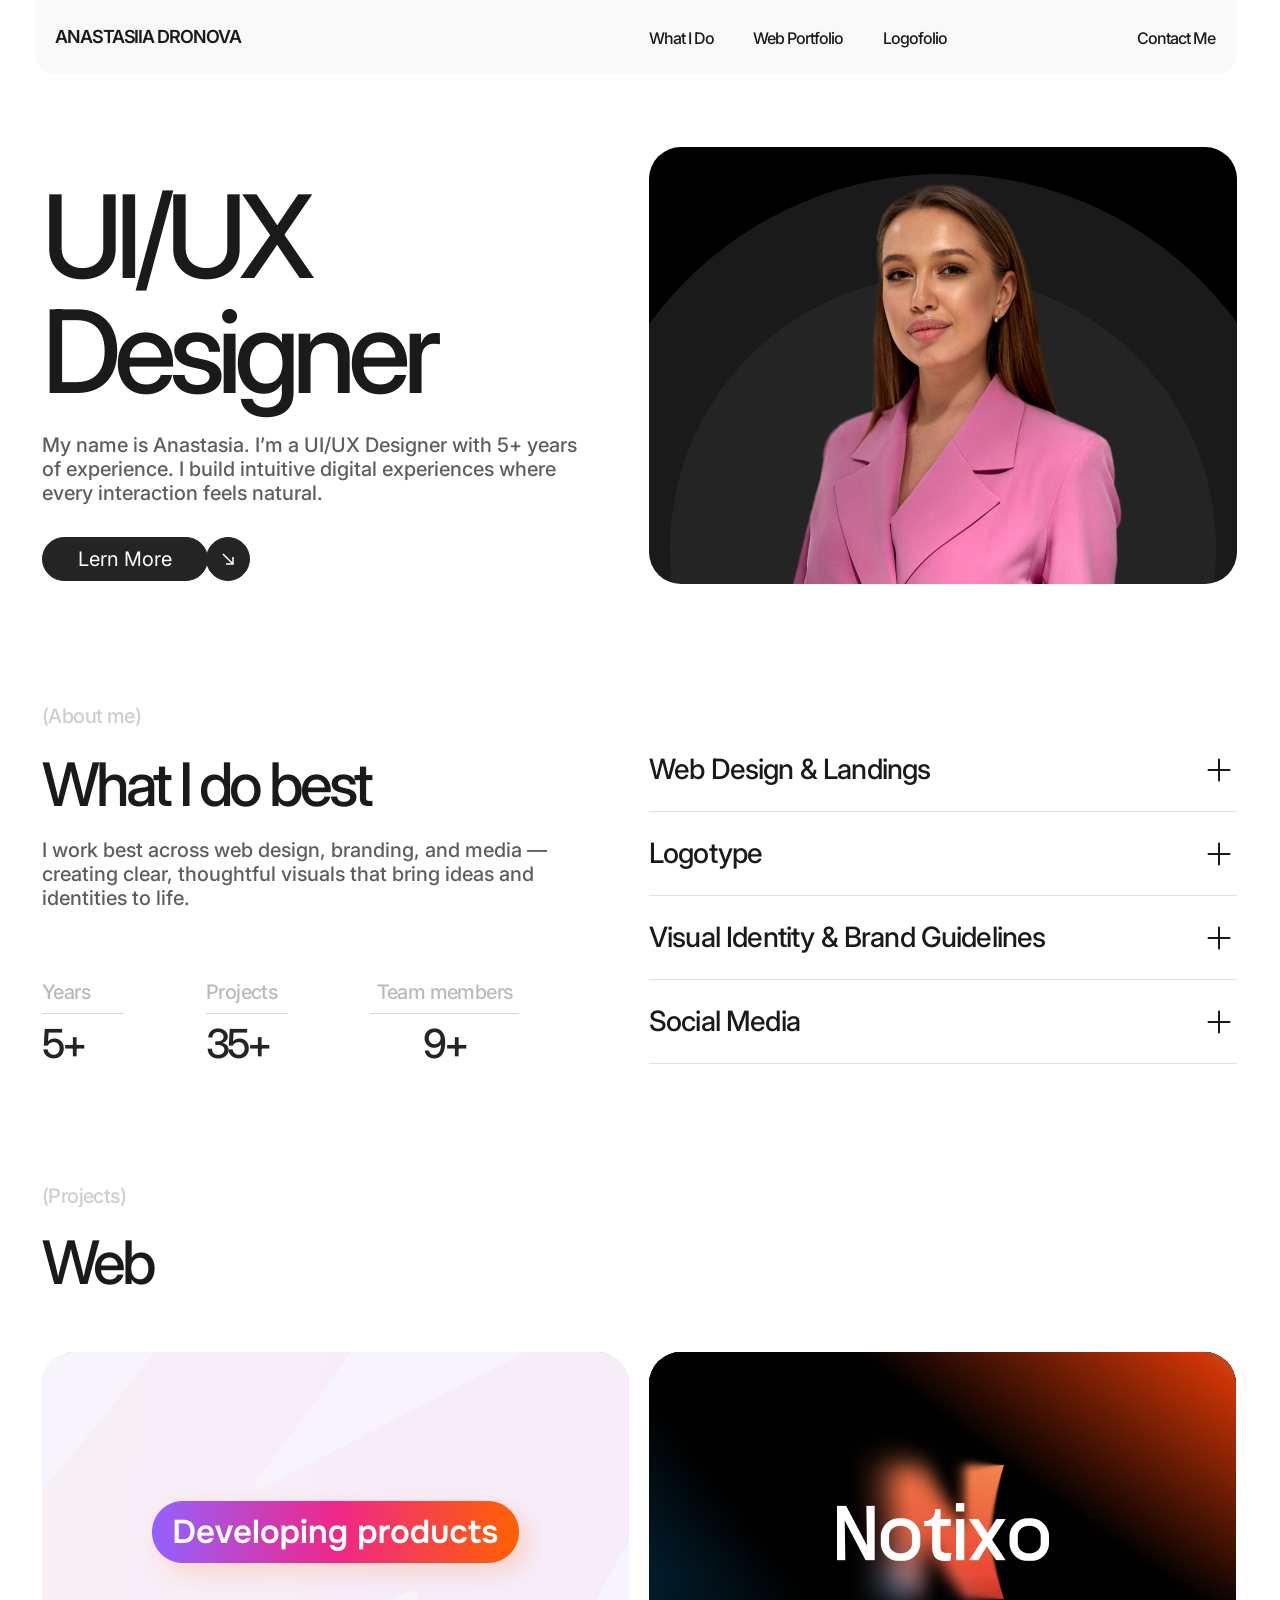
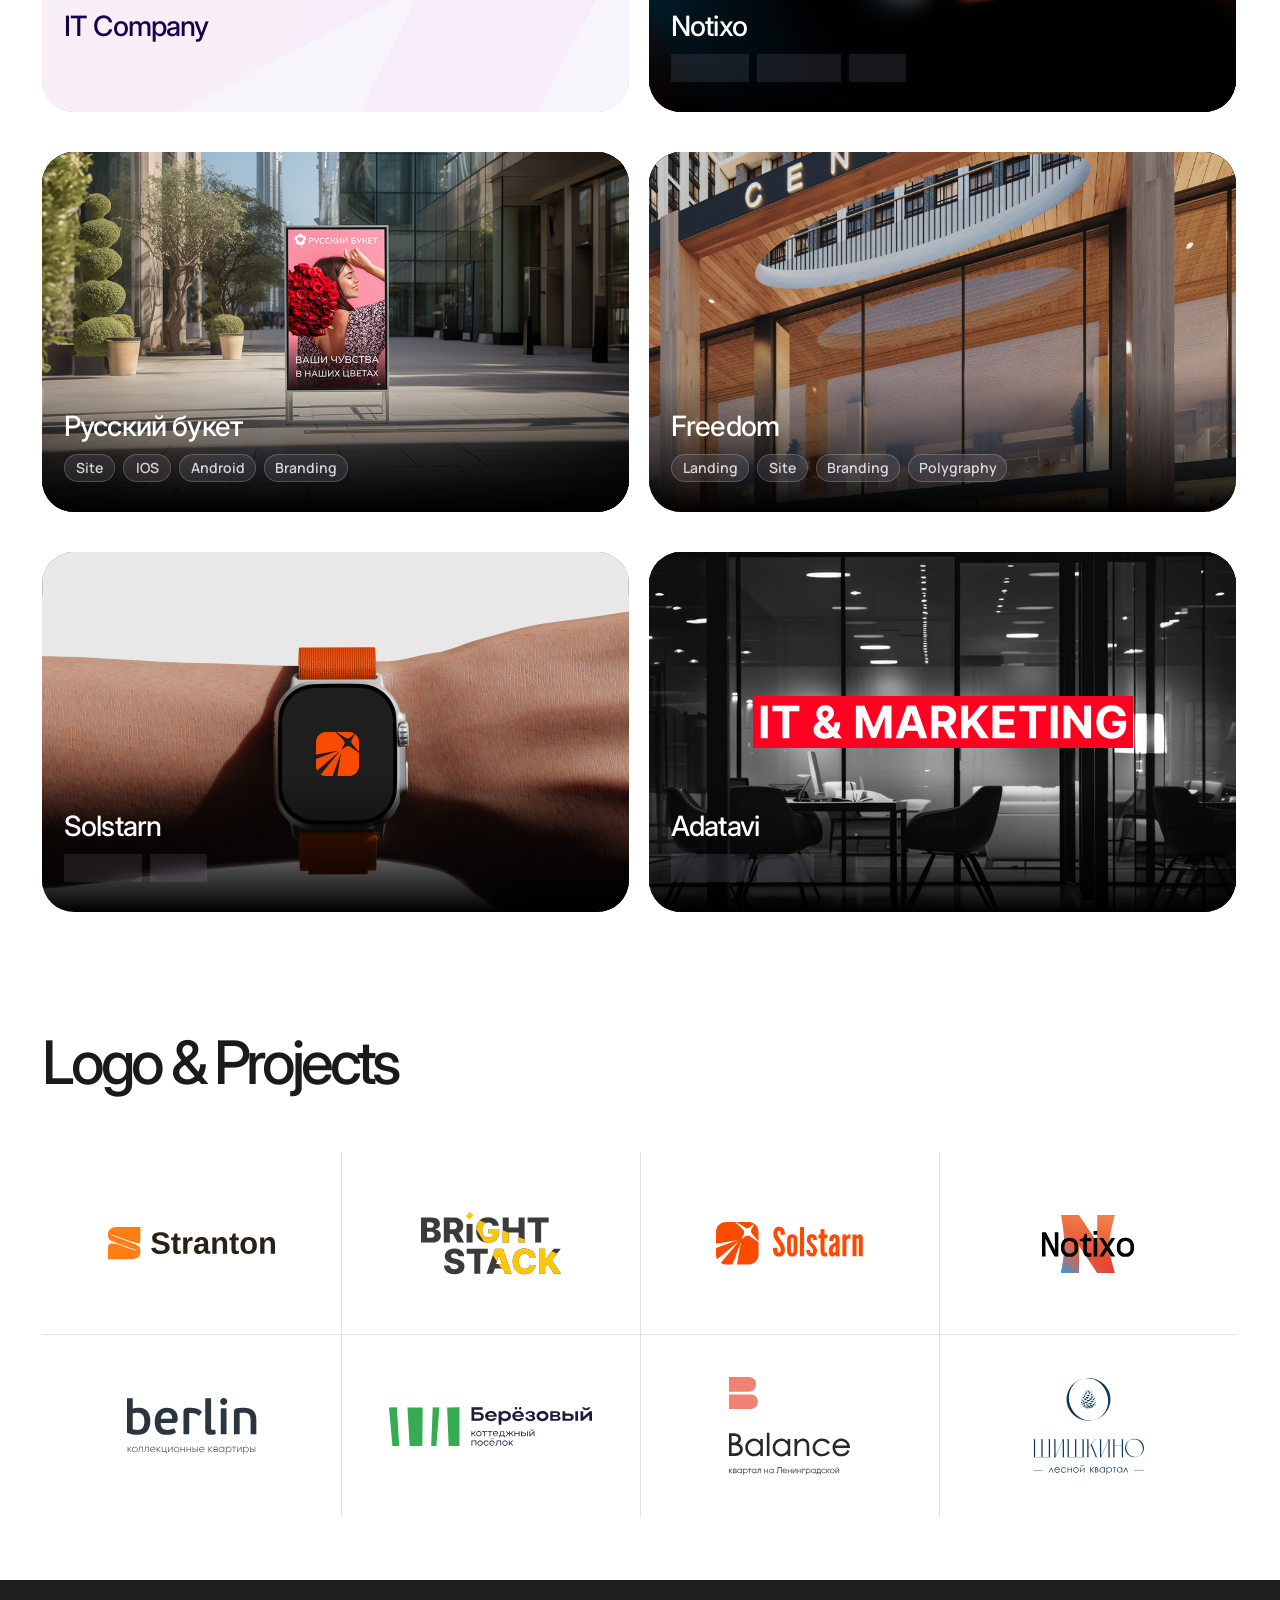
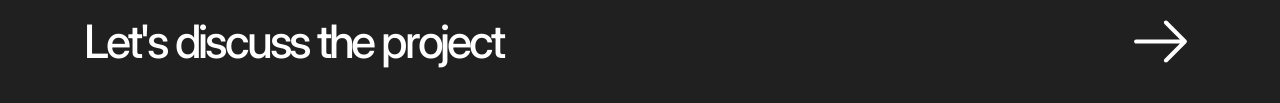
<file: index.html>
<!DOCTYPE html>
<html lang="en">
<head>
<meta charset="UTF-8">
<meta name="viewport" content="width=device-width, initial-scale=1">
<meta name="robots" content="noindex, nofollow">
<title>Anastasiia Dronova — UI/UX Designer</title>
<link rel="preconnect" href="https://fonts.googleapis.com">
<link rel="preconnect" href="https://fonts.gstatic.com" crossorigin>
<link href="https://fonts.googleapis.com/css2?family=Inter:wght@400;500;600&family=Manrope:wght@600&family=Onest:wght@600&display=swap" rel="stylesheet">
<link rel="stylesheet" href="styles.css">
</head>
<body>

<div class="page">

  <!-- ================= TOP BAR ================= -->
  <header class="topbar topbar--home">
    <div class="topbar__inner">
      <a class="topbar__brand" href="#">Anastasiia Dronova</a>
      <div class="topbar__right">
        <nav class="topbar__nav">
          <a href="#what-i-do">What I do</a>
          <a href="#web-portfolio">Web Portfolio</a>
          <a href="#logofolio">Logofolio</a>
        </nav>
        <a class="topbar__contact" href="https://t.me/Nastuskas" target="_blank" rel="noopener noreferrer">Contact me</a>
      </div>
    </div>
  </header>

  <!-- ================= HERO ================= -->
  <section class="hero container">

    <div class="hero__text">
      <h1 class="hero__title">UI/UX<br>Designer</h1>
      <p class="hero__lead">My name is Anastasia. I’m a UI/UX Designer with 5+ years of experience. I build intuitive digital experiences where every interaction feels natural.</p>
      <div class="hero__actions">
        <a class="btn btn--pill" href="#web-portfolio">Lern More</a>
        <a class="btn btn--round" href="#web-portfolio" aria-label="Lern More">
          <svg class="icon-arrow-diag" viewBox="0 0 30 30" fill="none" aria-hidden="true">
            <path d="M10 10 L20 20" stroke="currentColor" stroke-width="1.5"/>
            <path d="M20 13 V20 H13" stroke="currentColor" stroke-width="1.5"/>
          </svg>
        </a>
      </div>
    </div>

    <div class="hero__visual">
      <img class="hero__photo" src="assets/home/avatar.png" alt="Anastasiia Dronova — UI/UX Designer">
    </div>
  </section>

  <!-- ================= ABOUT ================= -->
  <section class="about container" id="what-i-do">

    <div class="about__intro">
      <p class="eyebrow">(About me)</p>
      <h2 class="section-title">What I do best</h2>
      <p class="lead">I work best across web design, branding, and media — creating clear, thoughtful visuals that bring ideas and identities to life.</p>

      <div class="stats">
        <div class="stat stat--sm">
          <p class="stat__label">Years</p>
          <span class="stat__rule"></span>
          <p class="stat__value">5+</p>
        </div>
        <div class="stat stat--sm">
          <p class="stat__label">Projects</p>
          <span class="stat__rule"></span>
          <p class="stat__value">35+</p>
        </div>
        <div class="stat stat--lg">
          <p class="stat__label">Team members</p>
          <span class="stat__rule"></span>
          <p class="stat__value">9+</p>
        </div>
      </div>
    </div>

    <div class="services">
      <div class="services__item">
        <div class="services__row" id="services__row_1">
          <p class="services__name">Web Design &amp; Landings</p>
          <svg class="icon-plus" viewBox="0 0 36 36" fill="none" aria-hidden="true">
            <path d="M18 7.5V28.5M7.5 18H28.5" stroke="currentColor" stroke-width="2" stroke-linecap="round" stroke-linejoin="round"/>
          </svg>
        </div>
        <p class="services__desc services__desc_hidden" id="services__desc_1">
          I design websites and landing pages based on an agreed visual concept. I have professional expertise in Figma, Tilda, Adobe and AI tools, which allows me to implement projects quickly and efficiently.
        </p>
      </div>
      <div class="services__item">
        <div class="services__row" id="services__row_2">
          <p class="services__name">Logotype</p>
          <svg class="icon-plus" viewBox="0 0 36 36" fill="none" aria-hidden="true">
            <path d="M18 7.5V28.5M7.5 18H28.5" stroke="currentColor" stroke-width="2" stroke-linecap="round" stroke-linejoin="round"/>
          </svg>
        </div>
        <p class="services__desc services__desc_hidden" id="services__desc_2">
          A logo is often the first introduction to a brand. It should be recognizable, distinctive, and clearly communicate the company’s values and ideas. My knowledge of brand building allows me to create logos that carry meaning and reflect the essence of a brand.
        </p>
      </div>
      <div class="services__item">
        <div class="services__row" id="services__row_3">
          <p class="services__name">Visual Identity &amp; Brand Guidelines </p>
          <svg class="icon-plus" viewBox="0 0 36 36" fill="none" aria-hidden="true">
            <path d="M18 7.5V28.5M7.5 18H28.5" stroke="currentColor" stroke-width="2" stroke-linecap="round" stroke-linejoin="round"/>
          </svg>
        </div>
        <p class="services__desc services__desc_hidden" id="services__desc_3">
          A distinctive brand personality comes from carefully developing each visual element. Together, they form a cohesive visual identity and build brand recognition. A clear set of guidelines helps maintain a consistent style across every touchpoint.
        </p>
      </div>
      <div class="services__item">
        <div class="services__row" id="services__row_4">
          <p class="services__name">Social Media</p>
          <svg class="icon-plus" viewBox="0 0 36 36" fill="none" aria-hidden="true">
            <path d="M18 7.5V28.5M7.5 18H28.5" stroke="currentColor" stroke-width="2" stroke-linecap="round" stroke-linejoin="round"/>
          </svg>
        </div>
        <p class="services__desc services__desc_hidden" id="services__desc_4">
          Social media is a point of quick interaction with a brand and a place where people are constantly reminded of it. Posts need to be understood within seconds — instantly communicating which brand they belong to in an endless feed, what product is being offered, and how to get it. These are exactly the goals I focus on when designing for social media.
        </p>
      </div>
    </div>
  </section>

  <!-- ================= WORK ================= -->
  <section class="work container" id="web-portfolio">

    <p class="eyebrow">(Projects)</p>
    <h2 class="section-title">Web</h2>

    <div class="cards">

      <article class="card_0 card--light">
        <a class="card__link" href="it-company.html">
          <div class="card__media">
            <div class="ph card__art" data-ph="587 × 360">
              <img class="card__art__img" src="assets/home/products.png" alt="Notixo — Landing, Branding, Logo">
            </div>
          </div>
          <div class="card__body">
            <h3 class="card__title">IT Company</h3>
            <div class="card__tags">
              <span class="tag" style="--tw:84px">Branding</span>
              <span class="tag" style="--tw:108px">Social Media</span>
              <span class="tag" style="--tw:78px">Landing</span>
            </div>
          </div>
        </a>
      </article>

      <article class="card">
        <a class="card__link" href="notixo.html">
          <div class="card__media">
            <div class="ph ph--dark card__art" data-ph="587 × 360">
              <img class="card__art__img" src="assets/home/notixo.png" alt="Notixo — Landing, Branding, Logo">
            </div>
          </div>
          <div class="card__body">
            <h3 class="card__title">Notixo</h3>
            <div class="card__tags">
              <span class="tag" style="--tw:78px">Landing</span>
              <span class="tag" style="--tw:84px">Branding</span>
              <span class="tag" style="--tw:57px">Logo</span>
            </div>
          </div>
        </a>
      </article>

      <article class="card">
        <a class="card__link" href="russkiy-buket.html">
          <div class="card__media">
            <div class="ph ph--dark card__art" data-ph="587 × 360">
              <img class="card__art__img" src="assets/home/flowers.png" alt="Russian bouquet — Site, IOS, Android, Branding">
            </div>
          </div>
          <div class="card__body">
            <h3 class="card__title">Русский букет</h3>
            <div class="card__tags">
              <span class="tag" style="--tw:51px">Site</span>
              <span class="tag" style="--tw:48px">IOS</span>
              <span class="tag" style="--tw:77px">Android</span>
              <span class="tag" style="--tw:84px">Branding</span>
            </div>
          </div>
        </a>
      </article>

      <article class="card">
        <a class="card__link" href="freedom.html">
          <div class="card__media">
            <div class="ph ph--dark card__art card__art--wide" data-ph="733 × 360">
              <img class="card__art__img" src="assets/home/freedom.png" alt="Freedom — Landing, Site, Branding, Polygraphy">
            </div>
          </div>
          <div class="card__body">
            <h3 class="card__title">Freedom</h3>
            <div class="card__tags">
              <span class="tag" style="--tw:78px">Landing</span>
              <span class="tag" style="--tw:51px">Site</span>
              <span class="tag" style="--tw:84px">Branding</span>
              <span class="tag" style="--tw:99px">Polygraphy</span>
            </div>
          </div>
        </a>
      </article>

      <article class="card">
        <a class="card__link" href="solstarn.html">
          <div class="card__media">
            <div class="solstarn__stage">
              <div class="ph solstarn__photo" data-ph="587 × 440">
                <img class="card__art__img" src="assets/home/solstarn.png" alt="Solstarn — Landing, Logo">
              </div>
            </div>
          </div>
          <div class="card__body">
            <h3 class="card__title">Solstarn</h3>
            <div class="card__tags">
              <span class="tag" style="--tw:78px">Landing</span>
              <span class="tag" style="--tw:57px">Logo</span>
            </div>
          </div>
        </a>
      </article>

      <article class="card">
        <a class="card__link" href="adatavi.html">
          <div class="card__media">
            <div class="ph ph--dark card__art" data-ph="587 × 360">
              <img class="card__art__img" src="assets/home/adatavi.png" alt="Adatavi — Landing, Logo">
            </div>
          </div>
          <div class="card__body">
            <h3 class="card__title">Adatavi</h3>
            <div class="card__tags">
              <span class="tag" style="--tw:78px">Landing</span>
              <span class="tag" style="--tw:57px">Logo</span>
            </div>
          </div>
        </a>
      </article>

    </div>

    <h2 class="section-title section-title--logo" id="logofolio">Logo &amp; Projects</h2>

    <div class="logogrid">
      <div class="logogrid__cell">
        <img src="assets/home/logo_stranton.svg" alt="Logo 1" />
      </div>
      <div class="logogrid__cell">
        <img src="assets/home/logo_stack.svg" alt="Logo 1" />
      </div>
      <div class="logogrid__cell">
        <img src="assets/home/logo_solstarn.svg" alt="Logo 1" />
      </div>
      <div class="logogrid__cell">
        <img src="assets/home/logo_notixo.svg" alt="Logo 1" />
      </div>
      <div class="logogrid__cell">
        <img src="assets/home/logo_berlin.svg" alt="Logo 1" />
      </div>
      <div class="logogrid__cell">
        <img src="assets/home/logo_cottage.svg" style="max-width: 100%" alt="Logo 1" />
      </div>
      <div class="logogrid__cell">
        <img src="assets/home/logo_balance.svg" alt="Logo 1" />
      </div>
      <div class="logogrid__cell">
        <img src="assets/home/logo_shishkino.svg" alt="Logo 1" />
      </div>
    </div>
  </section>
</div>
<!-- ================= CTA ================= -->
  <section class="cta">
    <a class="cta__container" href="https://t.me/Nastuskas" target="_blank" rel="noopener noreferrer" aria-label="Contact me on Telegram">
        <p class="cta__title">Let's discuss the project</p>
        <svg class="cta__arrow" viewBox="0 0 65 65" fill="none" aria-hidden="true">
          <path fill-rule="evenodd" clip-rule="evenodd" d="M31.0646 6.68958C31.4454 6.3092 31.9617 6.09554 32.5 6.09554C33.0383 6.09554 33.5546 6.3092 33.9354 6.68958L52.8938 25.6127C53.0878 25.8 53.2427 26.0241 53.3493 26.2718C53.4558 26.5196 53.512 26.7861 53.5145 27.0558C53.5169 27.3255 53.4657 27.593 53.3636 27.8427C53.2616 28.0924 53.1109 28.3192 52.9203 28.5101C52.7297 28.7009 52.5029 28.8518 52.2534 28.954C52.0038 29.0563 51.7363 29.1078 51.4666 29.1056C51.1969 29.1034 50.9303 29.0475 50.6825 28.9411C50.4346 28.8348 50.2104 28.6802 50.0229 28.4862L34.534 13.0271L34.5638 56.875C34.5645 57.4137 34.3512 57.9307 33.9707 58.3121C33.5903 58.6935 33.0739 58.9082 32.5352 58.909C31.9965 58.9097 31.4795 58.6964 31.0981 58.3159C30.7167 57.9355 30.502 57.4191 30.5013 56.8804L30.4742 13.0217L14.9771 28.489C14.7896 28.6829 14.5654 28.8375 14.3175 28.9438C14.0697 29.0502 13.8031 29.1061 13.5334 29.1083C13.2637 29.1105 12.9962 29.059 12.7466 28.9568C12.4971 28.8545 12.2703 28.7036 12.0797 28.5128C11.8891 28.322 11.7384 28.0951 11.6364 27.8454C11.5343 27.5957 11.4831 27.3282 11.4855 27.0585C11.488 26.7888 11.5442 26.5223 11.6507 26.2745C11.7573 26.0268 11.9122 25.8027 12.1062 25.6154L31.0646 6.68958Z" fill="currentColor"/>
        </svg>
    </a>
  </section>
  <script src="accordeon.js"></script>
</body>
</html>
</file>
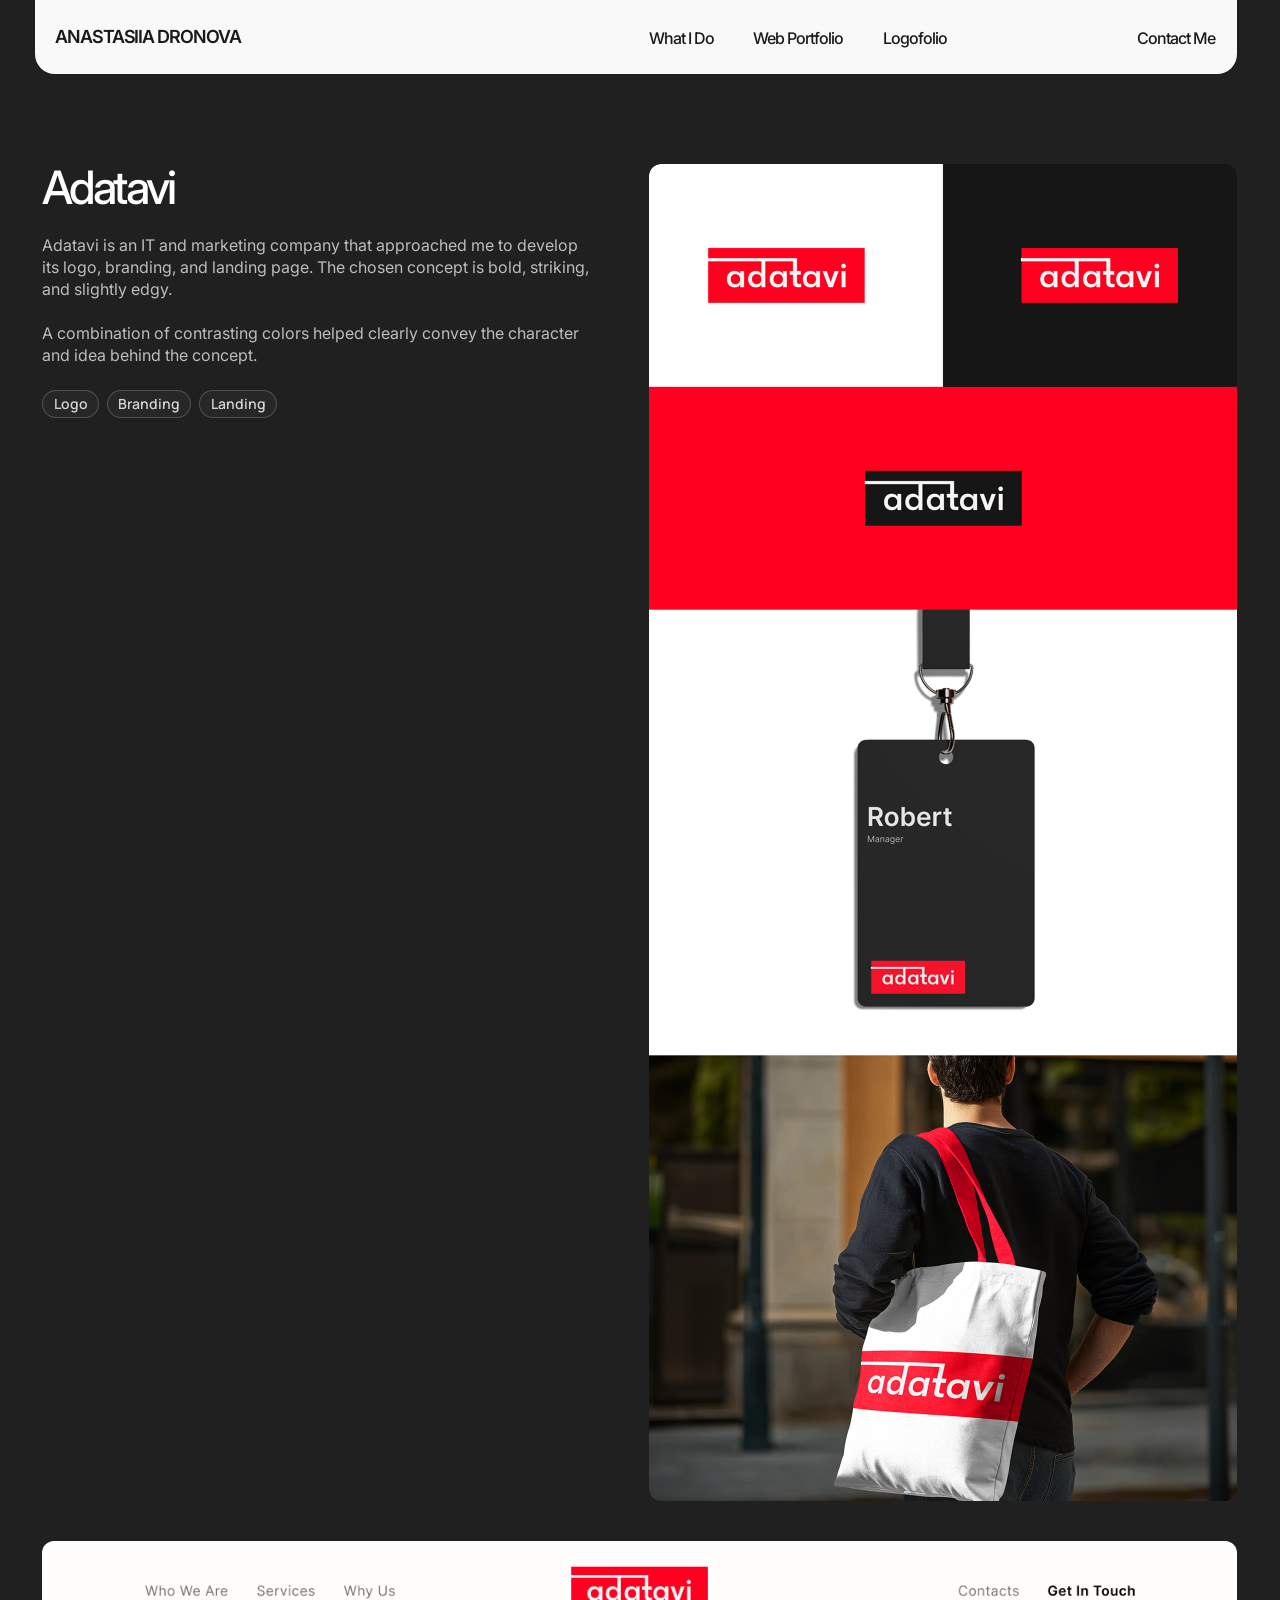
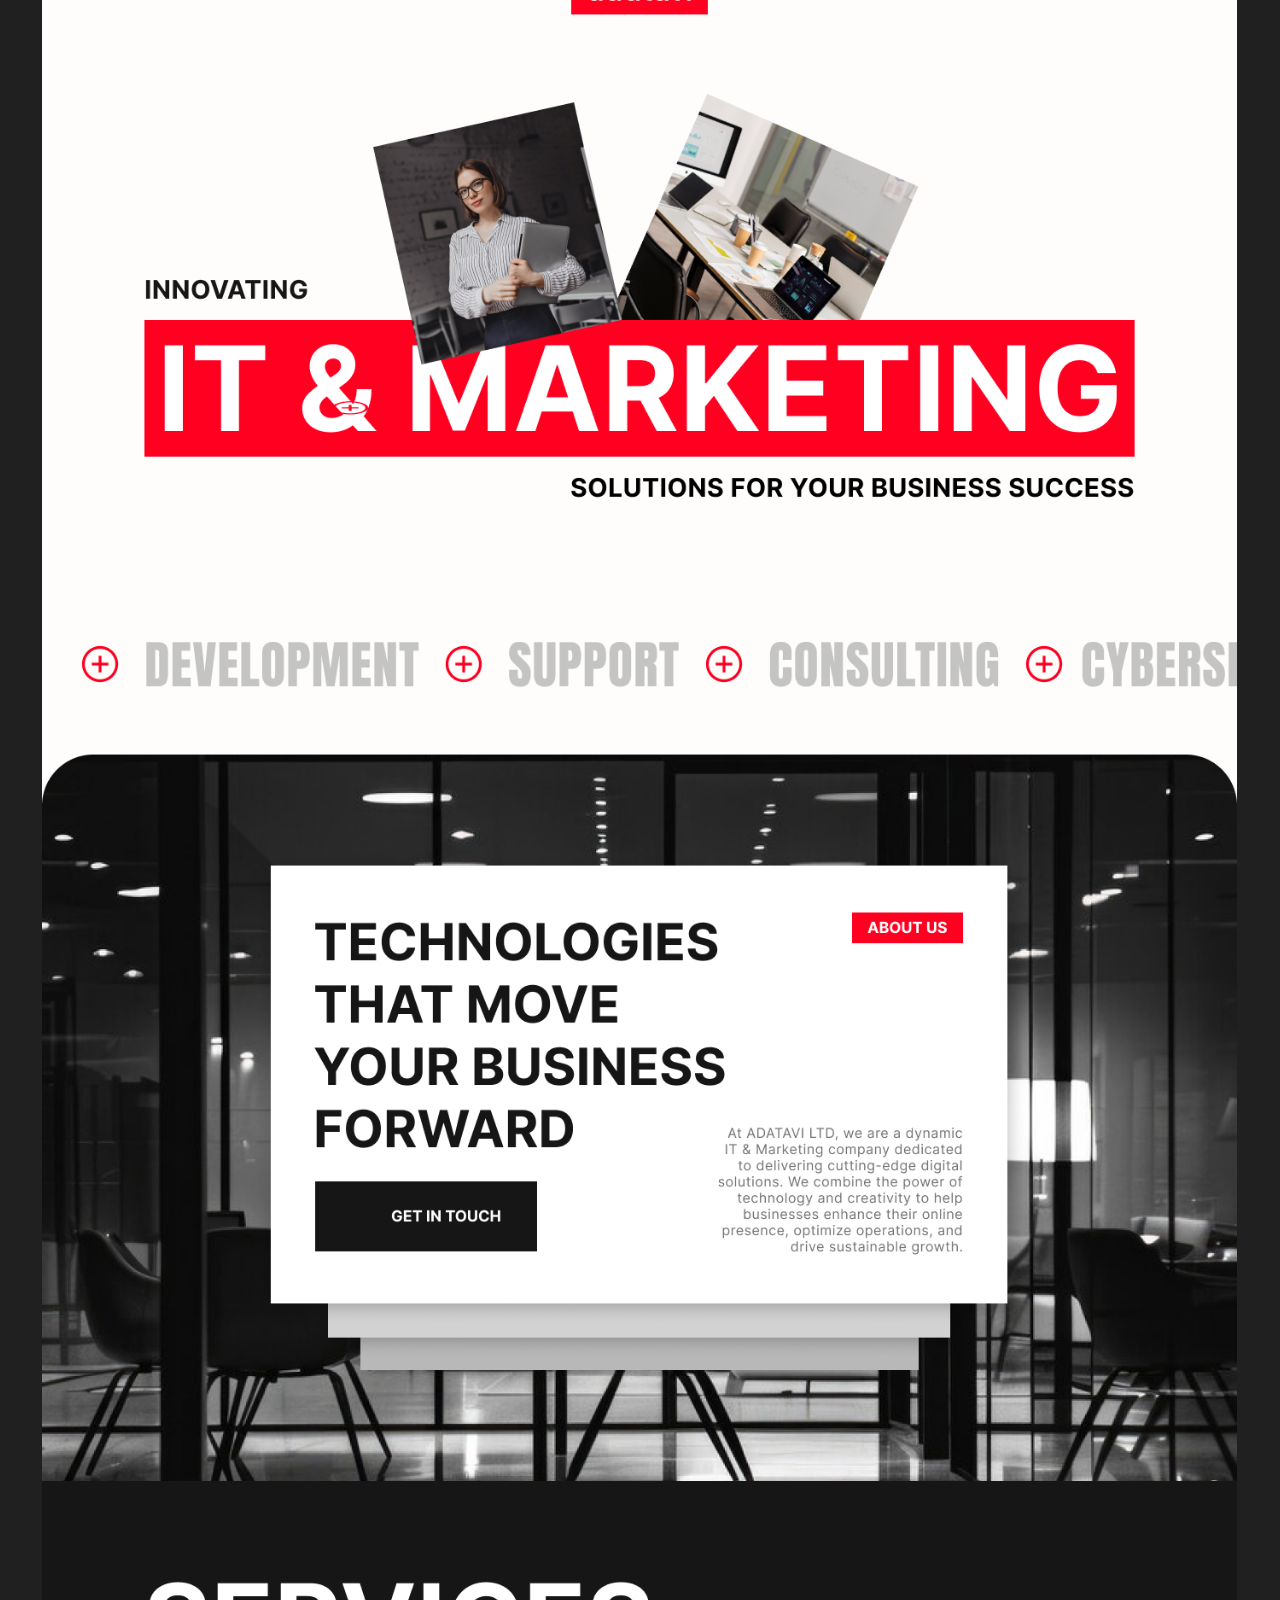
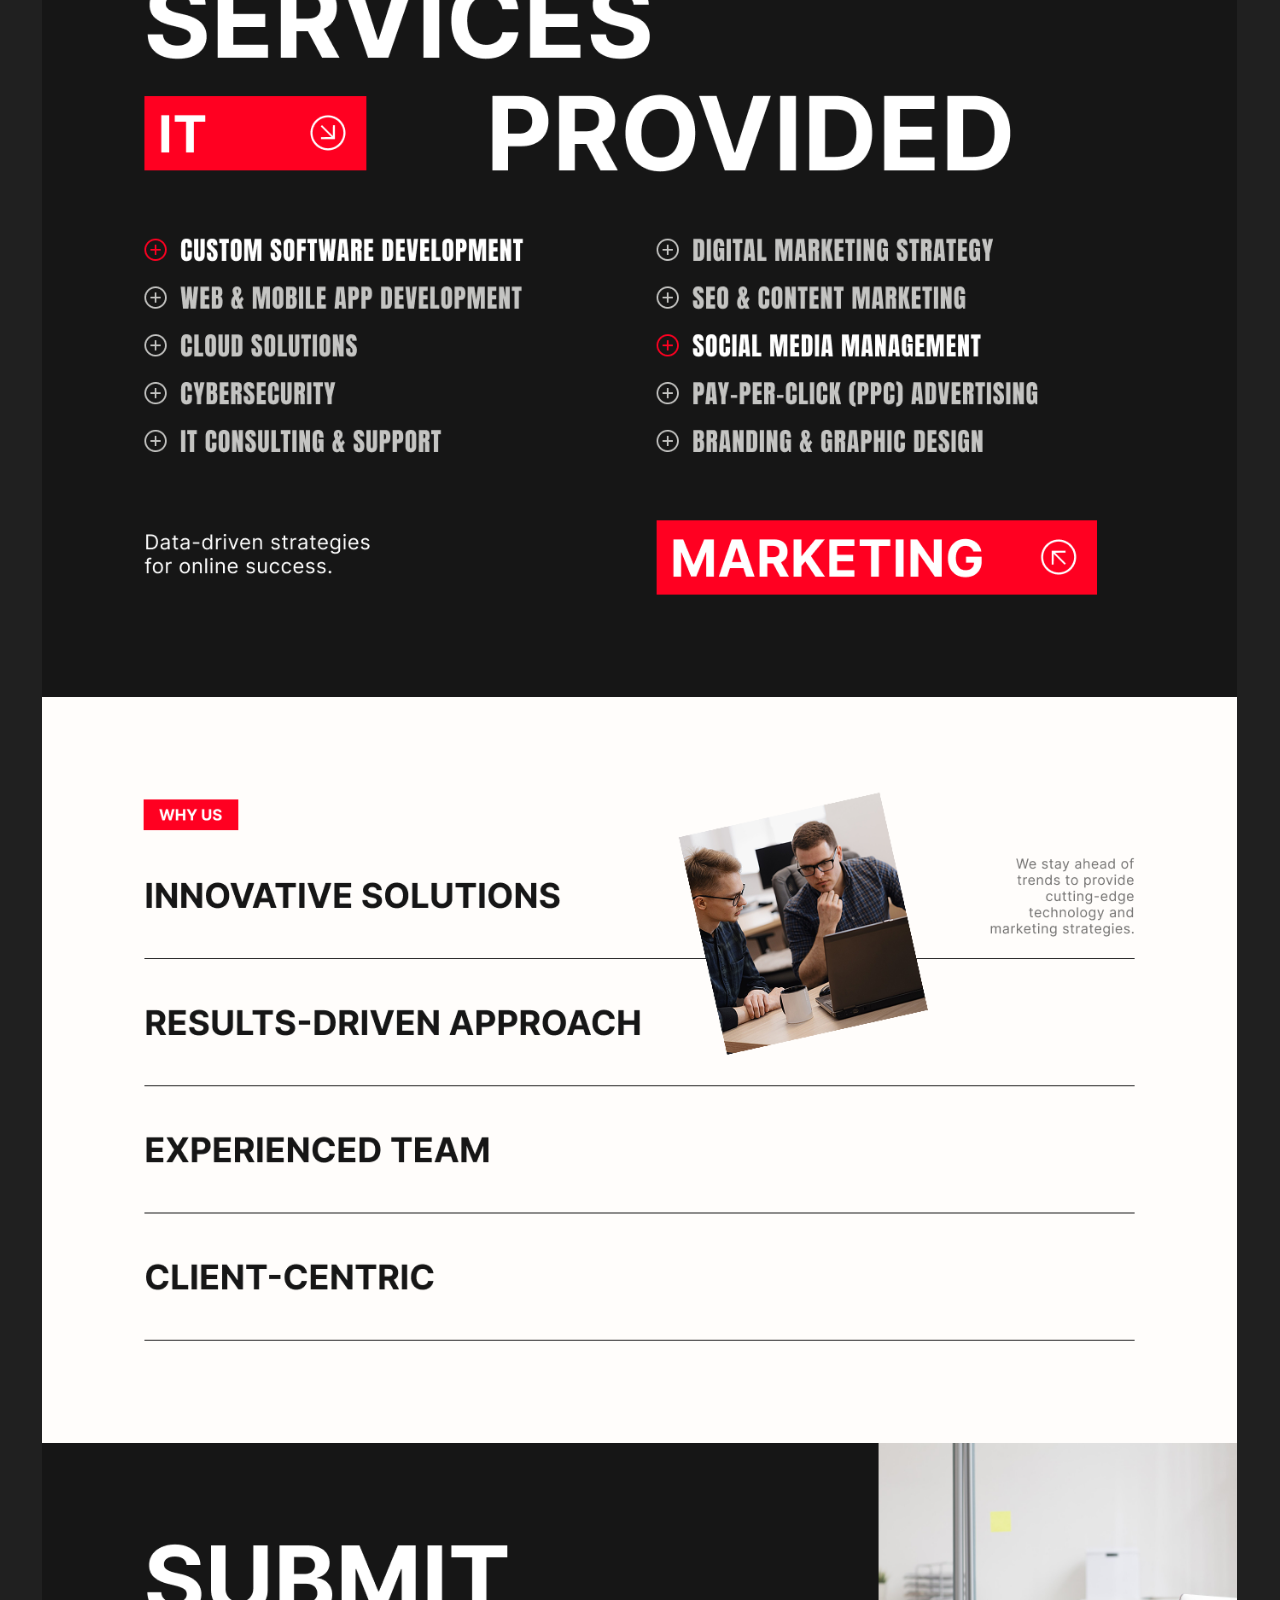
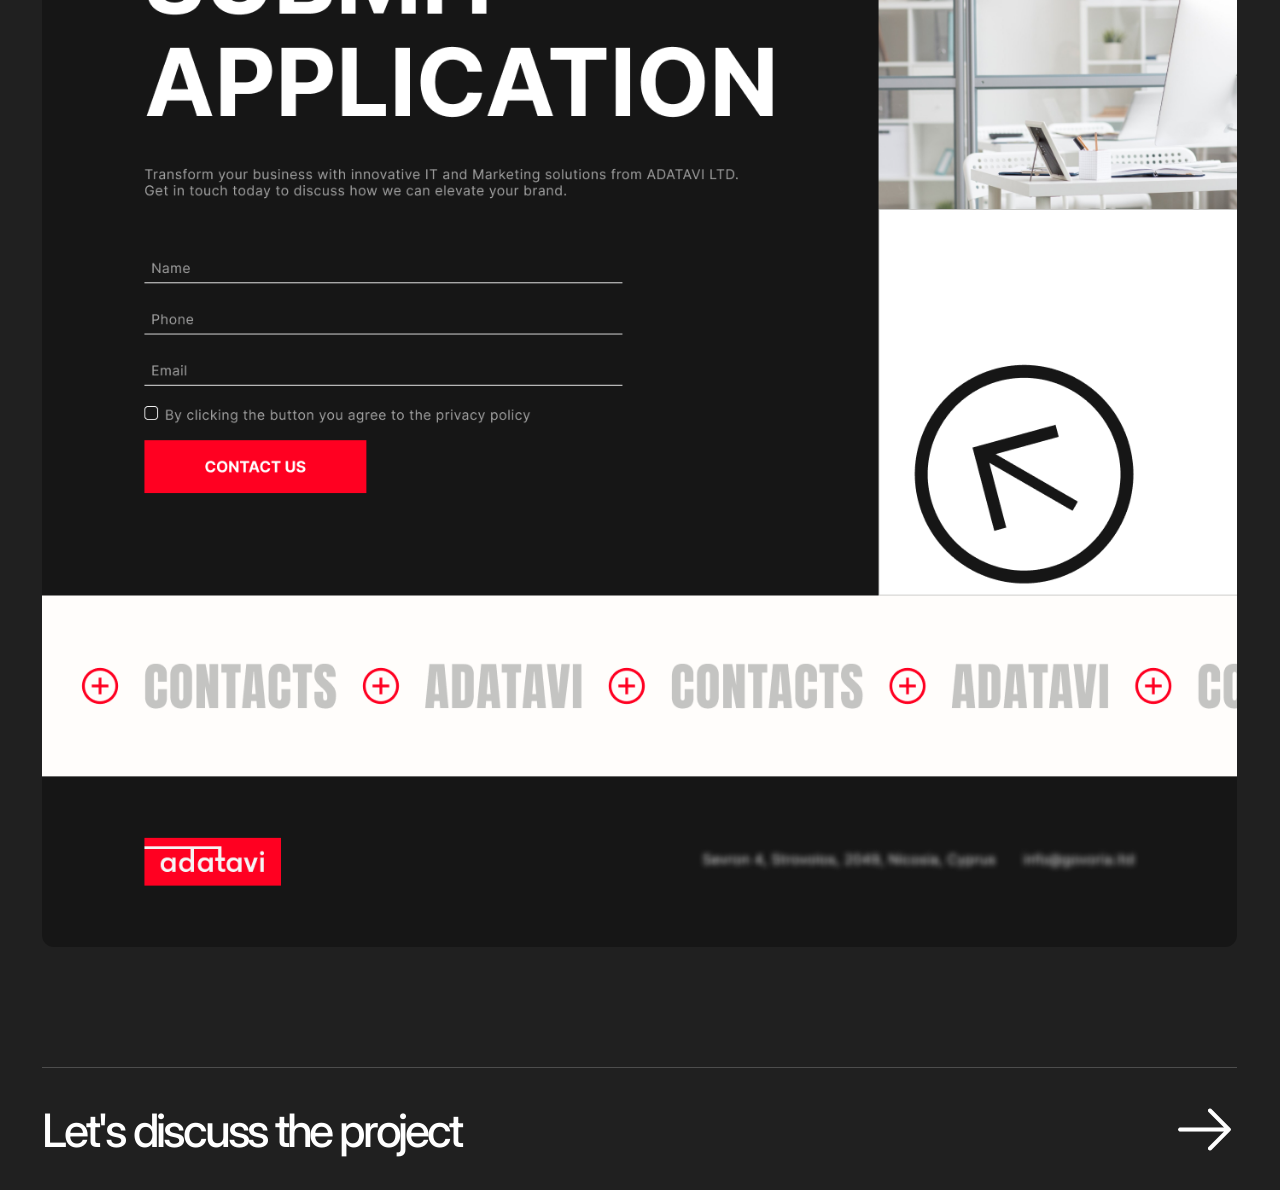
<file: adatavi.html>
<!DOCTYPE html>
<html lang="en">
<head>
<meta charset="UTF-8">
<meta name="viewport" content="width=device-width, initial-scale=1">
<meta name="robots" content="noindex, nofollow">
<title>Adatavi — Anastasiia Dronova</title>
<link rel="preconnect" href="https://fonts.googleapis.com">
<link rel="preconnect" href="https://fonts.gstatic.com" crossorigin>
<link href="https://fonts.googleapis.com/css2?family=Inter:wght@400;500;600&family=Manrope:wght@600&family=Onest:wght@600&display=swap" rel="stylesheet">
<link rel="stylesheet" href="styles.css">
</head>

<!--
  SCAFFOLD — not yet transcribed from Figma.

  Figma node: to be confirmed, one of 78-6505 / 78-6330 / 78-6459 / 78-6482.
  The copy, the box sizes and the vertical rhythm below are provisional.

  Filling this in:
    * --mt on each <section> is the gap above it, straight from the Figma y
      coordinates: (top of this block) − (bottom of the previous one).
    * --ar on a media box is its Figma width / height.
    * --w on a text block is the width of the Figma text frame.
    * body copy sits on a 22px line box, so a text frame's height in Figma is
      always a multiple of 22 — useful for checking the wrap matches.

  Ready-made blocks in styles.css, see it-company.html for each in context:
    .case-panel   inset #272727 panel with copy inside
    .case-steps   numbered list with hairline rules and plus icons
    .case-pairs   two-column grid of equal media boxes
    .case-cover   wide cover with an avatar hanging below it
    .case-col     two text blocks in one column, --gap between them
    .case-frame   empty white box reserved for an iframe
-->

<body class="case-page">

<div class="page">

  <!-- ================= TOP BAR ================= -->
  <header class="topbar">
    <div class="topbar__inner">
      <a class="topbar__brand" href="index.html">Anastasiia Dronova</a>
      <div class="topbar__right">
        <nav class="topbar__nav">
          <a href="index.html#what-i-do">What I do</a>
          <a href="index.html#web-portfolio">Web Portfolio</a>
          <a href="index.html#logofolio">Logofolio</a>
        </nav>
        <a class="topbar__contact" href="https://t.me/Nastuskas" target="_blank" rel="noopener noreferrer">Contact me</a>
      </div>
    </div>
  </header>

  <main class="case">

    <!-- ================= INTRO ================= -->
    <section class="case-row container adatavi-hero" style="--mt:90px">
      <div class="case-stack adatavi-intro">
        <h1 class="case-title">Adatavi</h1>
        <div class="case-text" style="--w:548px">
          <p>Adatavi is an IT and marketing company that approached me to develop its logo, branding, and landing page. The chosen concept is bold, striking, and slightly edgy.</p>
          <br />
          <p>A combination of contrasting colors helped clearly convey the character and idea behind the concept.</p>
        </div>
        <div class="case-tags">
          <span class="tag" style="--tw:57px">Logo</span>
          <span class="tag" style="--tw:84px">Branding</span>
          <span class="tag" style="--tw:78px">Landing</span>
        </div>
      </div>
      <div class="case-ph" style="--ar:588/1337" data-ph="588 × 1337">
        <img src="assets/adatavi.png" alt="Adatavi landing page hero section" width="100%">
      </div>
    </section>

    <!-- ================= EMBED SLOT ================= -->
    <section class="container" style="--mt:40px">
      <div class="case-digest">
        <img src="assets/adatavi/1.png" alt="Adatavi digital digest page 1" loading="lazy">
        <img src="assets/adatavi/2.png" alt="Adatavi digital digest page 2" loading="lazy">
        <img src="assets/adatavi/3.png" alt="Adatavi digital digest page 3" loading="lazy">
      </div>
    </section>

    <!-- ================= CTA ================= -->
    <section class="container" style="--mt:120px">
      <a class="cta__link" href="https://t.me/Nastuskas" target="_blank" rel="noopener noreferrer" aria-label="Contact me on Telegram">
        <div class="case-cta">
          <p class="cta__title">Let's discuss the project</p>
          <svg class="cta__arrow" viewBox="0 0 65 65" fill="none" aria-hidden="true">
            <path fill-rule="evenodd" clip-rule="evenodd" d="M31.0646 6.68958C31.4454 6.3092 31.9617 6.09554 32.5 6.09554C33.0383 6.09554 33.5546 6.3092 33.9354 6.68958L52.8938 25.6127C53.0878 25.8 53.2427 26.0241 53.3493 26.2718C53.4558 26.5196 53.512 26.7861 53.5145 27.0558C53.5169 27.3255 53.4657 27.593 53.3636 27.8427C53.2616 28.0924 53.1109 28.3192 52.9203 28.5101C52.7297 28.7009 52.5029 28.8518 52.2534 28.954C52.0038 29.0563 51.7363 29.1078 51.4666 29.1056C51.1969 29.1034 50.9303 29.0475 50.6825 28.9411C50.4346 28.8348 50.2104 28.6802 50.0229 28.4862L34.534 13.0271L34.5638 56.875C34.5645 57.4137 34.3512 57.9307 33.9707 58.3121C33.5903 58.6935 33.0739 58.9082 32.5352 58.909C31.9965 58.9097 31.4795 58.6964 31.0981 58.3159C30.7167 57.9355 30.502 57.4191 30.5013 56.8804L30.4742 13.0217L14.9771 28.489C14.7896 28.6829 14.5654 28.8375 14.3175 28.9438C14.0697 29.0502 13.8031 29.1061 13.5334 29.1083C13.2637 29.1105 12.9962 29.059 12.7466 28.9568C12.4971 28.8545 12.2703 28.7036 12.0797 28.5128C11.8891 28.322 11.7384 28.0951 11.6364 27.8454C11.5343 27.5957 11.4831 27.3282 11.4855 27.0585C11.488 26.7888 11.5442 26.5223 11.6507 26.2745C11.7573 26.0268 11.9122 25.8027 12.1062 25.6154L31.0646 6.68958Z" fill="currentColor"/>
          </svg>
        </div>
      </a>
    </section>

  </main>

</div>

</body>
</html>
</file>
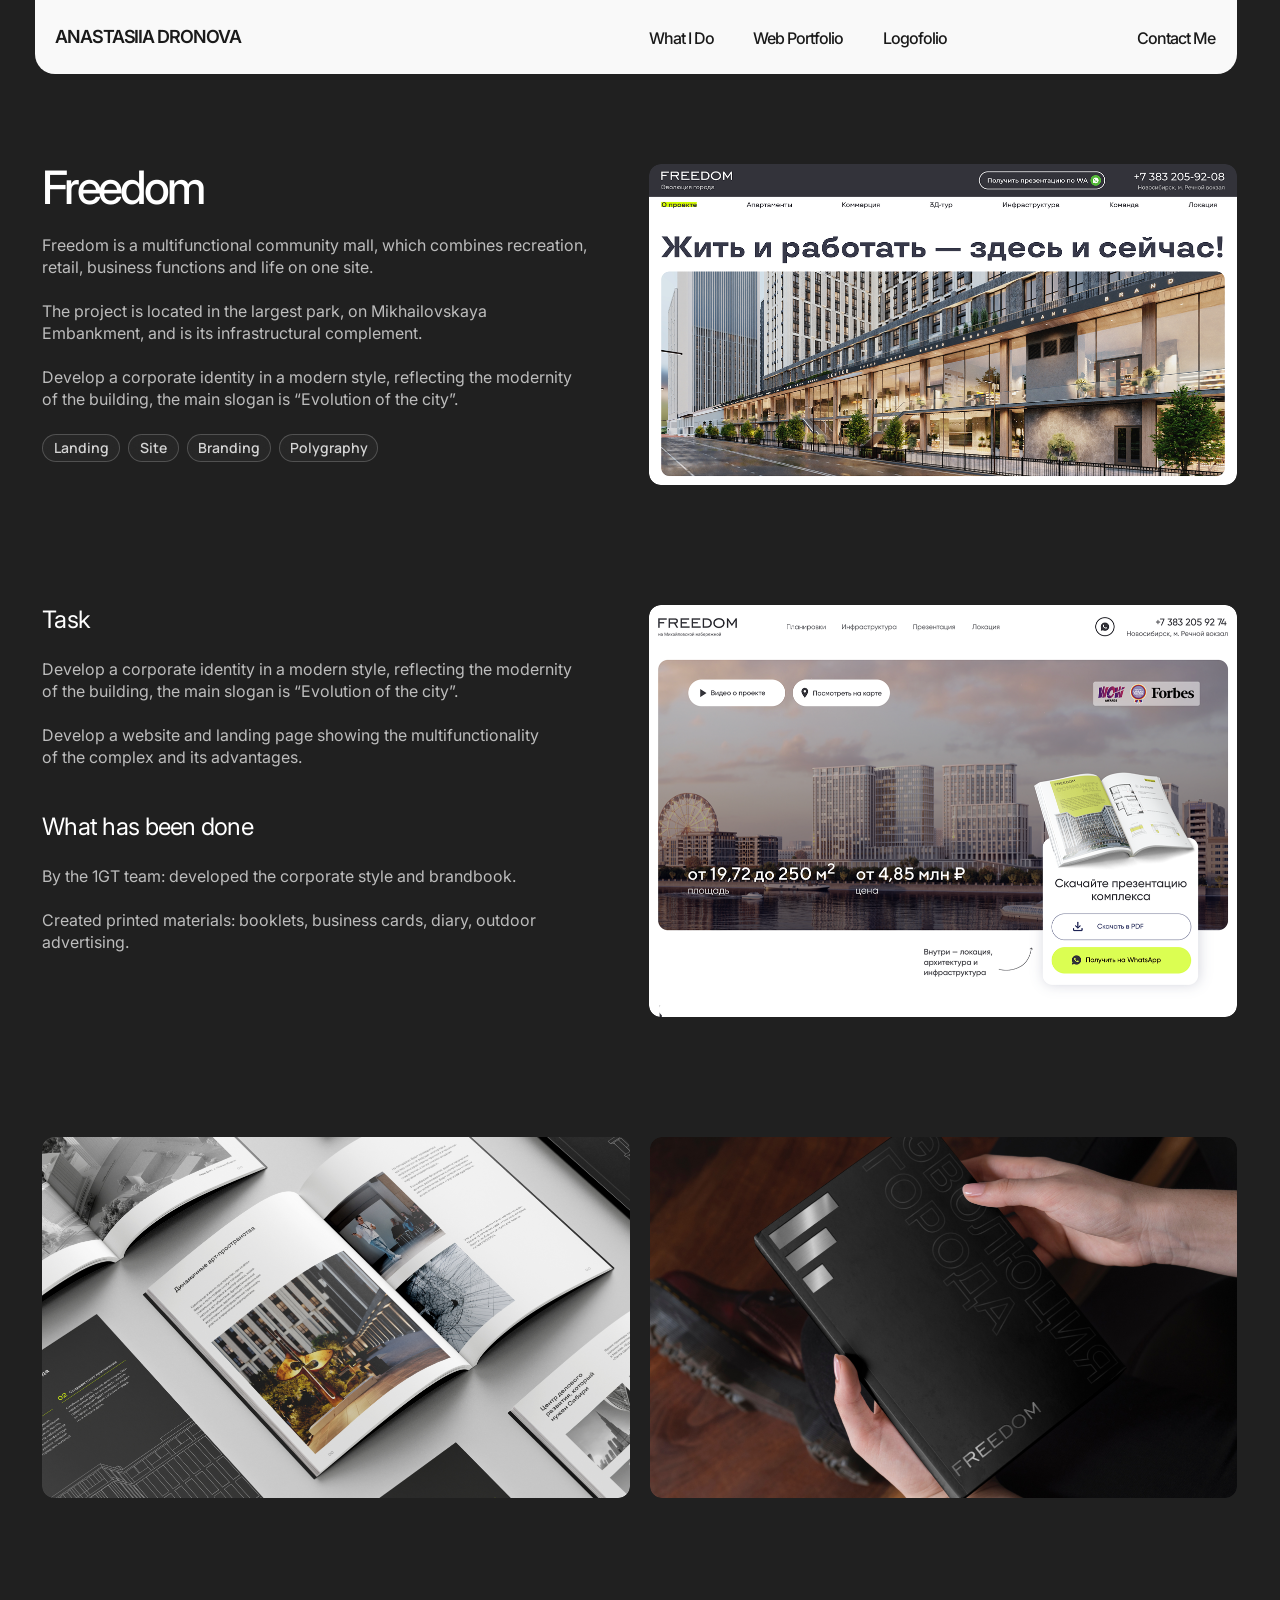
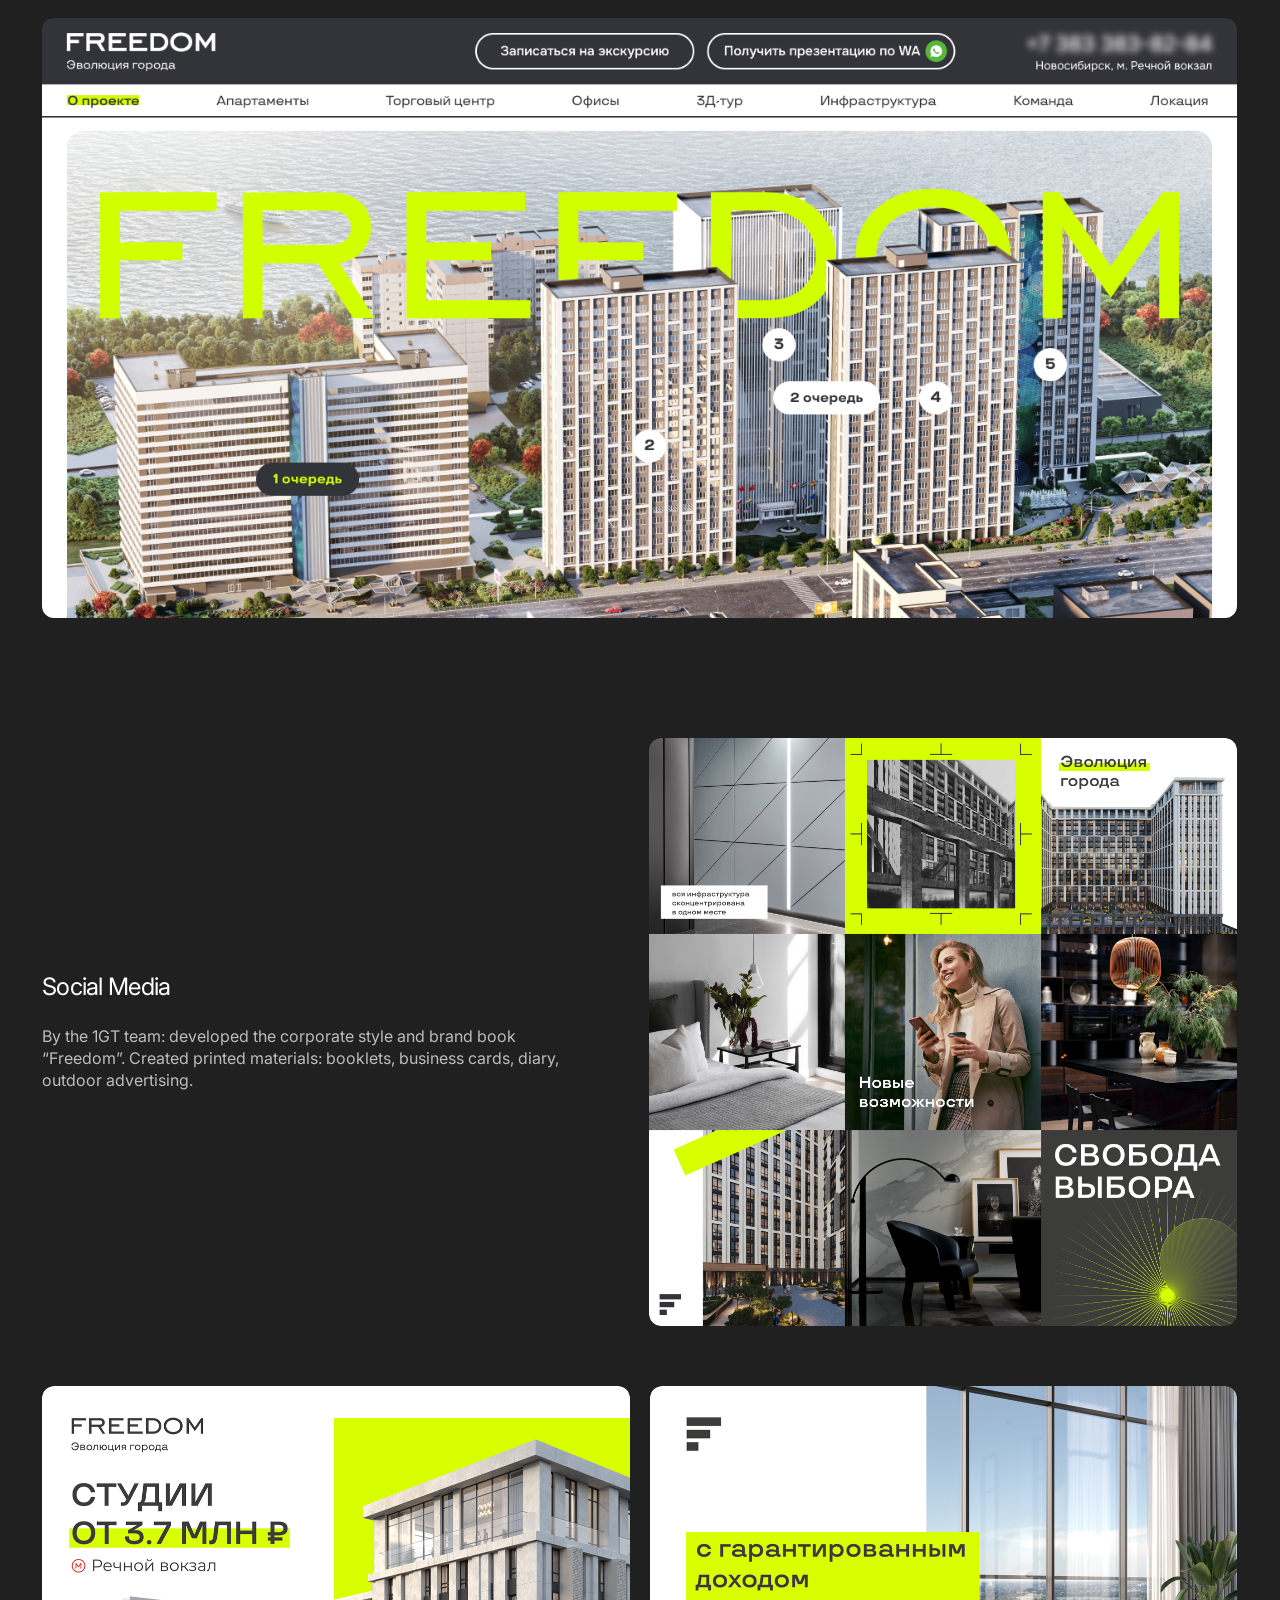
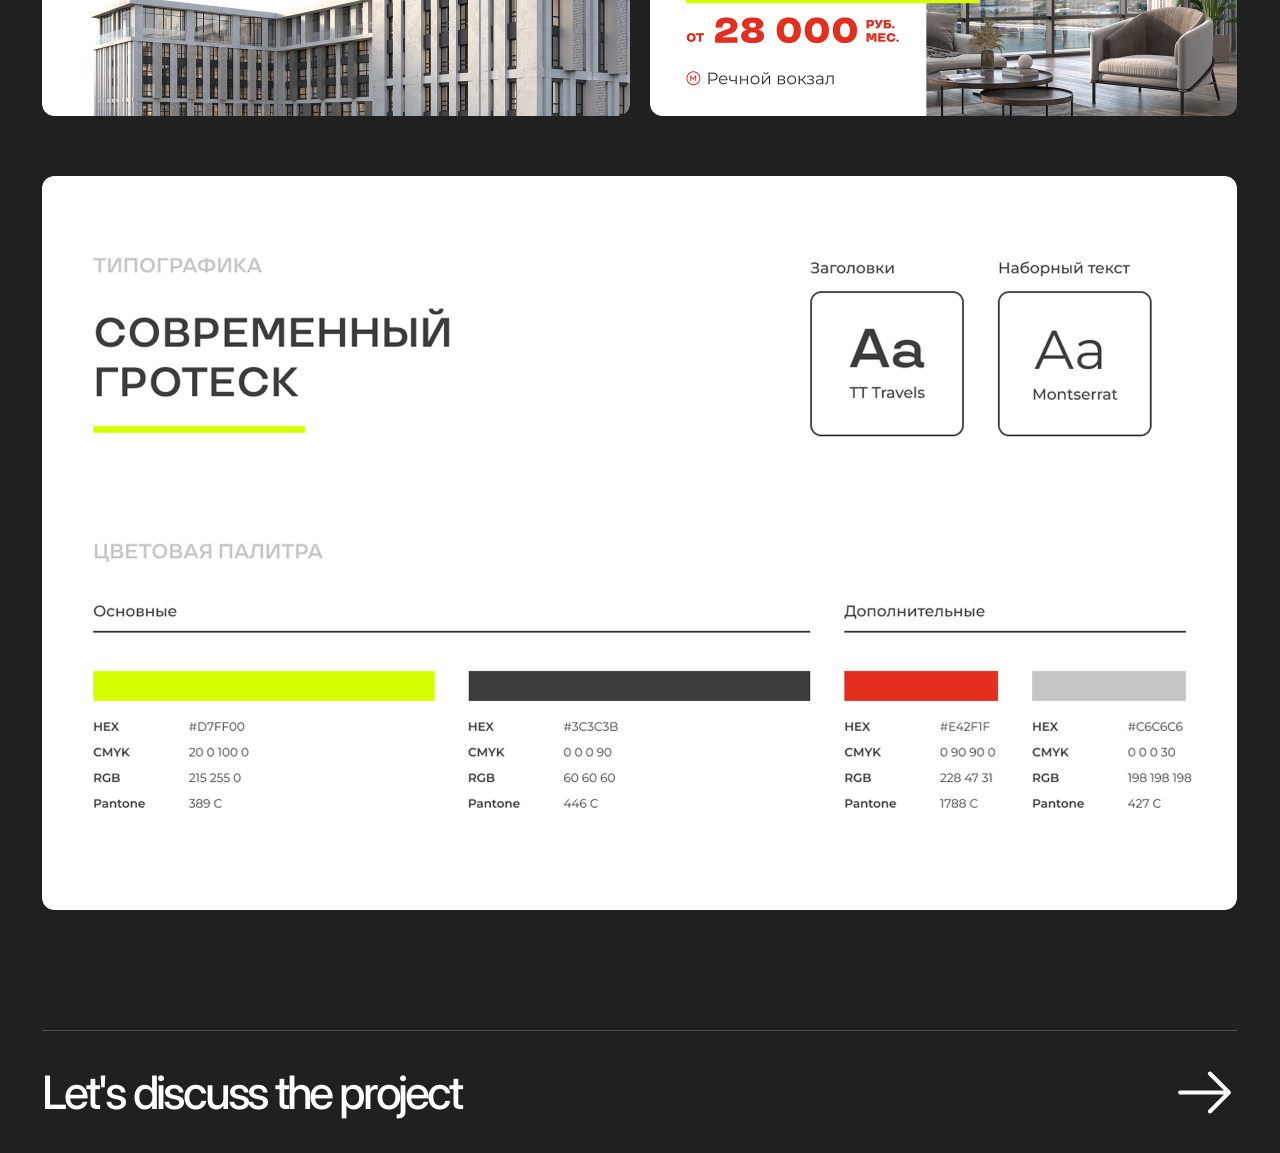
<file: freedom.html>
<!DOCTYPE html>
<html lang="en">
<head>
<meta charset="UTF-8">
<meta name="viewport" content="width=device-width, initial-scale=1">
<meta name="robots" content="noindex, nofollow">
<title>Freedom — Anastasiia Dronova</title>
<link rel="preconnect" href="https://fonts.googleapis.com">
<link rel="preconnect" href="https://fonts.gstatic.com" crossorigin>
<link href="https://fonts.googleapis.com/css2?family=Inter:wght@400;500;600&family=Manrope:wght@600&family=Onest:wght@600&display=swap" rel="stylesheet">
<link rel="stylesheet" href="styles.css">
</head>

<!--
  SCAFFOLD — not yet transcribed from Figma.

  Figma node: to be confirmed, one of 78-6505 / 78-6330 / 78-6459 / 78-6482.
  The copy, the box sizes and the vertical rhythm below are provisional.

  Filling this in:
    * --mt on each <section> is the gap above it, straight from the Figma y
      coordinates: (top of this block) − (bottom of the previous one).
    * --ar on a media box is its Figma width / height.
    * --w on a text block is the width of the Figma text frame.
    * body copy sits on a 22px line box, so a text frame's height in Figma is
      always a multiple of 22 — useful for checking the wrap matches.

  Ready-made blocks in styles.css, see it-company.html for each in context:
    .case-panel   inset #272727 panel with copy inside
    .case-steps   numbered list with hairline rules and plus icons
    .case-pairs   two-column grid of equal media boxes
    .case-cover   wide cover with an avatar hanging below it
    .case-col     two text blocks in one column, --gap between them
    .case-frame   empty white box reserved for an iframe
-->

<body class="case-page">

<div class="page">

  <!-- ================= TOP BAR ================= -->
  <header class="topbar">
    <div class="topbar__inner">
      <a class="topbar__brand" href="index.html">Anastasiia Dronova</a>
      <div class="topbar__right">
        <nav class="topbar__nav">
          <a href="index.html#what-i-do">What I do</a>
          <a href="index.html#web-portfolio">Web Portfolio</a>
          <a href="index.html#logofolio">Logofolio</a>
        </nav>
        <a class="topbar__contact" href="https://t.me/Nastuskas" target="_blank" rel="noopener noreferrer">Contact me</a>
      </div>
    </div>
  </header>

  <main class="case">

    <!-- ================= INTRO ================= -->
    <section class="case-row container" style="--mt:90px">
      <div class="case-stack">
        <h1 class="case-title">Freedom</h1>
        <div class="case-text" style="--w:548px">
          <p>Freedom is a multifunctional community mall, which combines recreation, retail, business functions and life on one site.
          </p>
          <br />
          <p>
          The project is located in the largest park, on Mikhailovskaya Embankment, and is its infrastructural complement.
          </p>
          <br />
          <p>
            Develop a corporate identity in a modern style, reflecting the modernity of the building, the main slogan is “Evolution of the city”.
          </p>
        </div>
        <div class="case-tags">
          <span class="tag" style="--tw:78px">Landing</span>
          <span class="tag" style="--tw:51px">Site</span>
          <span class="tag" style="--tw:84px">Branding</span>
          <span class="tag" style="--tw:99px">Polygraphy</span>
        </div>
      </div>
      <div class="case-ph" style="--ar:587/320" data-ph="587 × 320">
        <img src="assets/freedom/avatar1.png" alt="Freedom landing page hero section" width="100%">
      </div>
    </section>

    <!-- ================= INTRO ================= -->
    <section class="case-row container" style="--mt:120px">
      <div class="case-stack">
        <h2 class="case-h2">Task</h2>
        <div class="case-text" style="--w:548px">
          <p>
            Develop a corporate identity in a modern style, reflecting the modernity of the building, the main slogan is “Evolution of the city”. 
          </p>
          <br />
          <p>
            Develop a website and landing page showing the multifunctionality of the complex and its advantages.
          </p>
        </div>
        <h2 class="case-h2"style="padding-top: 20px">What has been done</h2>
        <div class="case-text" style="--w:548px">
          <p>
            By the 1GT team: developed the corporate style and brandbook.
          </p>
          <br />
          <p>
            Created printed materials: booklets, business cards, diary, outdoor advertising.
          </p>
        </div>
      </div>
      <div class="case-ph" style="--ar:587/412" data-ph="587 × 412">
        <img src="assets/freedom/avatar2.png" alt="Freedom landing page hero section" width="100%">
      </div>
    </section>

    <!-- ================= SECTION ================= -->
    <section class="container" style="--mt:120px">
      <div class="case-pairs">
      <div class="case-ph" style="--ar:587/360" data-ph="587 × 360">
        <img src="assets/freedom/hero1.png" alt="Advertising & Outdoor Materials" width="100%">
      </div>
      <div class="case-ph" style="--ar:587/360" data-ph="587 × 360">
        <img src="assets/freedom/hero2.png" alt="Advertising & Outdoor Materials" width="100%">
      </div>
      </div>
    </section>

    <!-- ================= EMBED SLOT ================= -->
    <section class="container" style="--mt:120px">
      <div class="case-digest case-digest--scroll">
        <img src="assets/freedom/1.png" alt="Freedom concept image 1" loading="lazy">
        <img src="assets/freedom/2.png" alt="Freedom concept image 2" loading="lazy">
        <img src="assets/freedom/3.png" alt="Freedom concept image 3" loading="lazy">
        <img src="assets/freedom/4.png" alt="Freedom concept image 4" loading="lazy">
      </div>
    </section>

    <!-- ================= INTRO ================= -->
    <section class="case-row container" style="--mt:120px; align-items: center">
      <div class="case-stack">
        <h2 class="case-h2">Social Media</h2>
        <div class="case-text" style="--w:548px">
          <p>
            By the 1GT team: developed the corporate style and brand book “Freedom”. Created printed materials: booklets, business cards, diary, outdoor advertising.
          </p>
        </div>
      </div>
      <div class="case-ph" style="--ar:586/586" data-ph="586 × 586">
        <img src="assets/freedom/smm.png" alt="Freedom landing page hero section" width="100%">
      </div>
    </section>

    <section class="container" style="--mt:60px">
      <div class="case-pairs">
      <div class="case-ph" style="--ar:587/330" data-ph="587 × 330">
        <img src="assets/freedom/hero3.png" alt="Advertising & Outdoor Materials" width="100%">
      </div>
      <div class="case-ph" style="--ar:587/330" data-ph="587 × 330">
        <img src="assets/freedom/hero4.png" alt="Advertising & Outdoor Materials" width="100%">
      </div>
      </div>
    </section>

    <section class="container" style="--mt:60px">
      <div class="case-ph" style="--ar:1195/734" data-ph="1195 × 734">
        <img src="assets/freedom/hero5.png" alt="Advertising & Outdoor Materials" width="100%">
      </div>
    </section>

    <!-- ================= CTA ================= -->
    <section class="container" style="--mt:120px">
      <a class="cta__link" href="https://t.me/Nastuskas" target="_blank" rel="noopener noreferrer" aria-label="Contact me on Telegram">
        <div class="case-cta">
          <p class="cta__title">Let's discuss the project</p>
          <svg class="cta__arrow" viewBox="0 0 65 65" fill="none" aria-hidden="true">
            <path fill-rule="evenodd" clip-rule="evenodd" d="M31.0646 6.68958C31.4454 6.3092 31.9617 6.09554 32.5 6.09554C33.0383 6.09554 33.5546 6.3092 33.9354 6.68958L52.8938 25.6127C53.0878 25.8 53.2427 26.0241 53.3493 26.2718C53.4558 26.5196 53.512 26.7861 53.5145 27.0558C53.5169 27.3255 53.4657 27.593 53.3636 27.8427C53.2616 28.0924 53.1109 28.3192 52.9203 28.5101C52.7297 28.7009 52.5029 28.8518 52.2534 28.954C52.0038 29.0563 51.7363 29.1078 51.4666 29.1056C51.1969 29.1034 50.9303 29.0475 50.6825 28.9411C50.4346 28.8348 50.2104 28.6802 50.0229 28.4862L34.534 13.0271L34.5638 56.875C34.5645 57.4137 34.3512 57.9307 33.9707 58.3121C33.5903 58.6935 33.0739 58.9082 32.5352 58.909C31.9965 58.9097 31.4795 58.6964 31.0981 58.3159C30.7167 57.9355 30.502 57.4191 30.5013 56.8804L30.4742 13.0217L14.9771 28.489C14.7896 28.6829 14.5654 28.8375 14.3175 28.9438C14.0697 29.0502 13.8031 29.1061 13.5334 29.1083C13.2637 29.1105 12.9962 29.059 12.7466 28.9568C12.4971 28.8545 12.2703 28.7036 12.0797 28.5128C11.8891 28.322 11.7384 28.0951 11.6364 27.8454C11.5343 27.5957 11.4831 27.3282 11.4855 27.0585C11.488 26.7888 11.5442 26.5223 11.6507 26.2745C11.7573 26.0268 11.9122 25.8027 12.1062 25.6154L31.0646 6.68958Z" fill="currentColor"/>
          </svg>
        </div>
      </a>
    </section>

  </main>

</div>

</body>
</html>
</file>
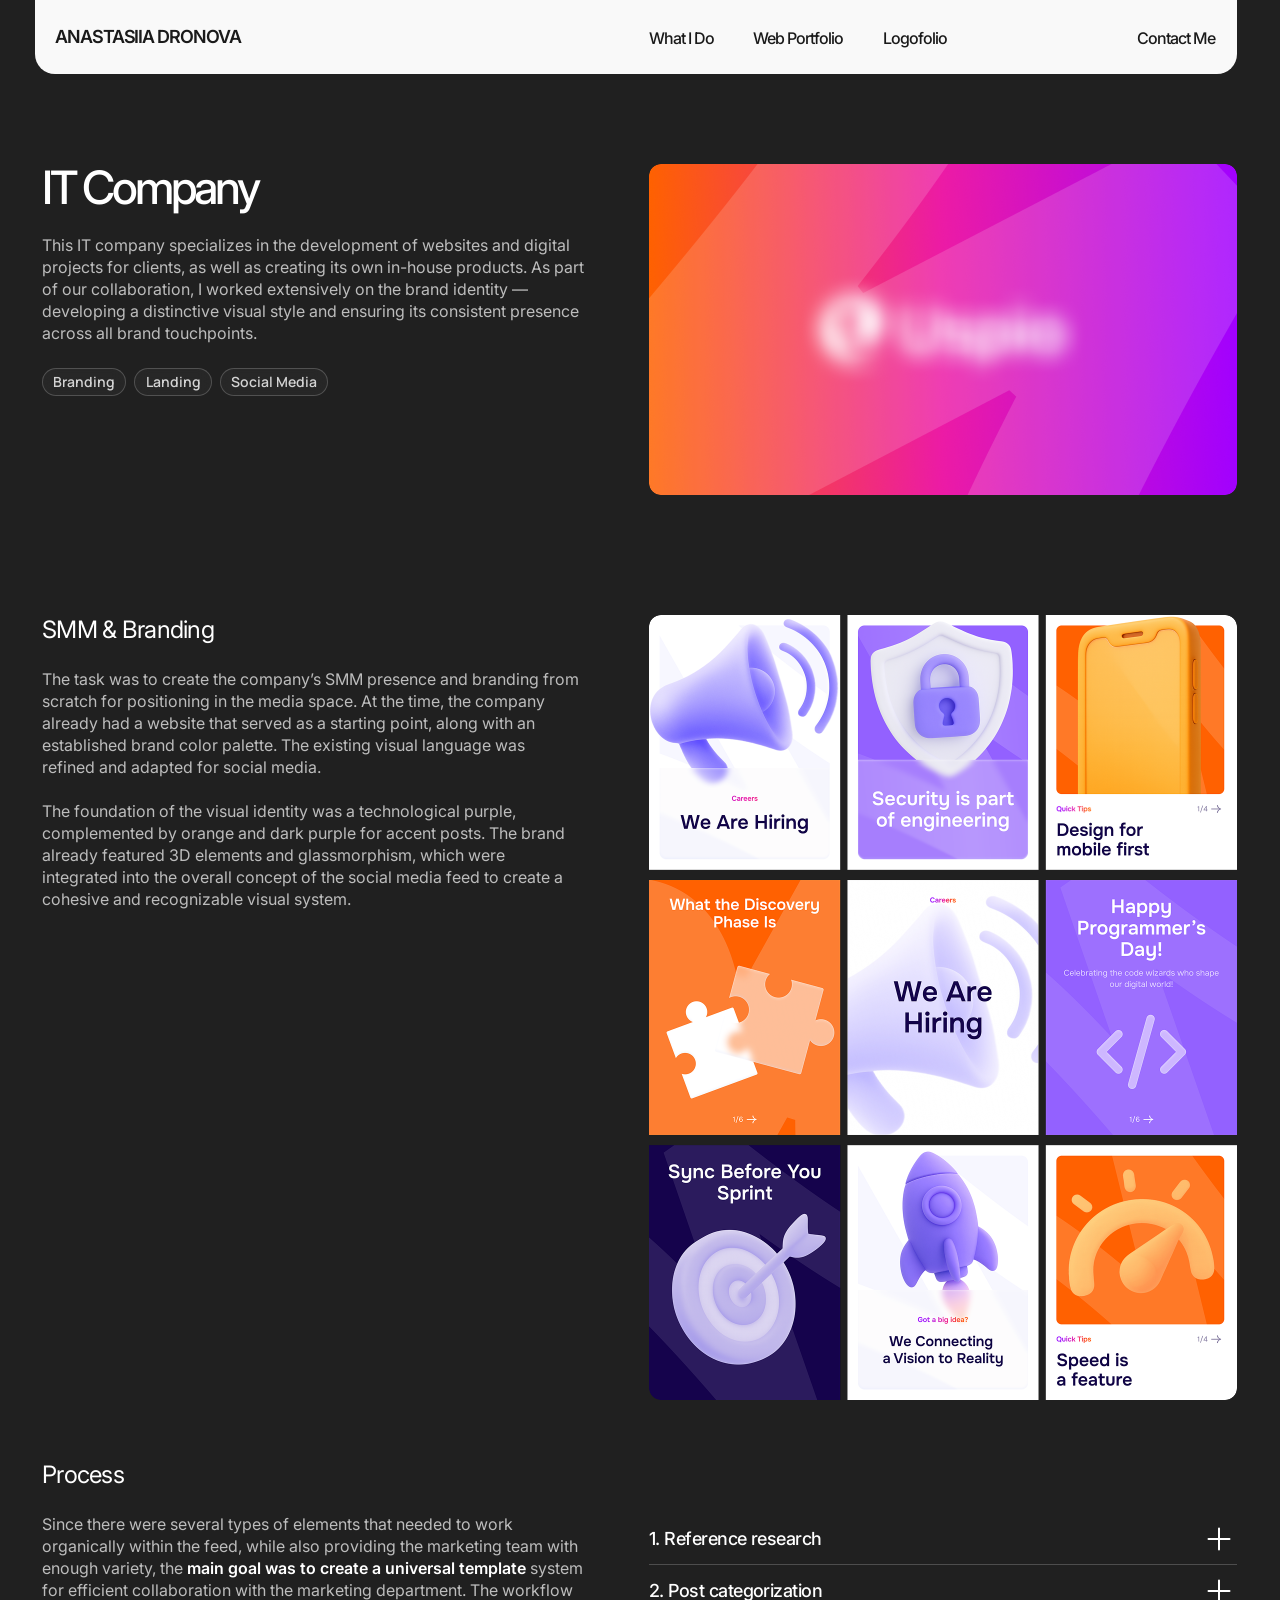
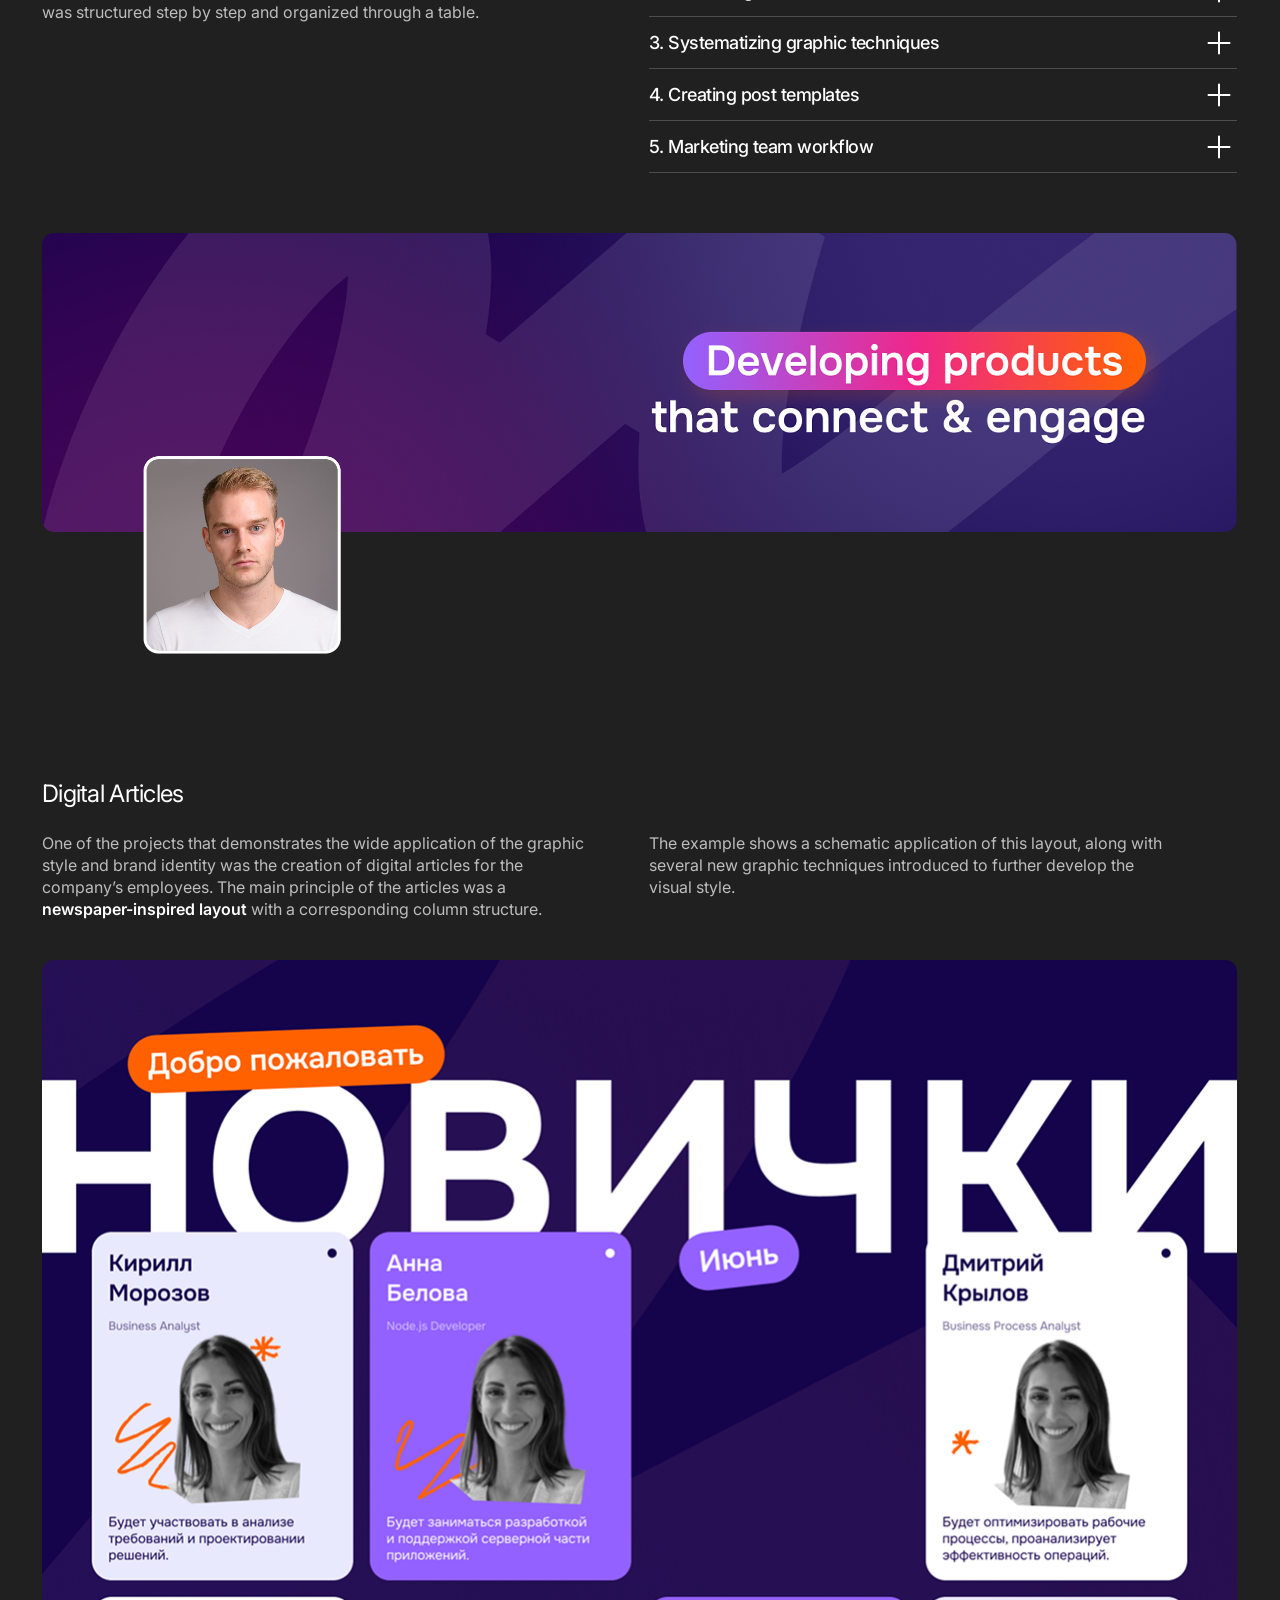
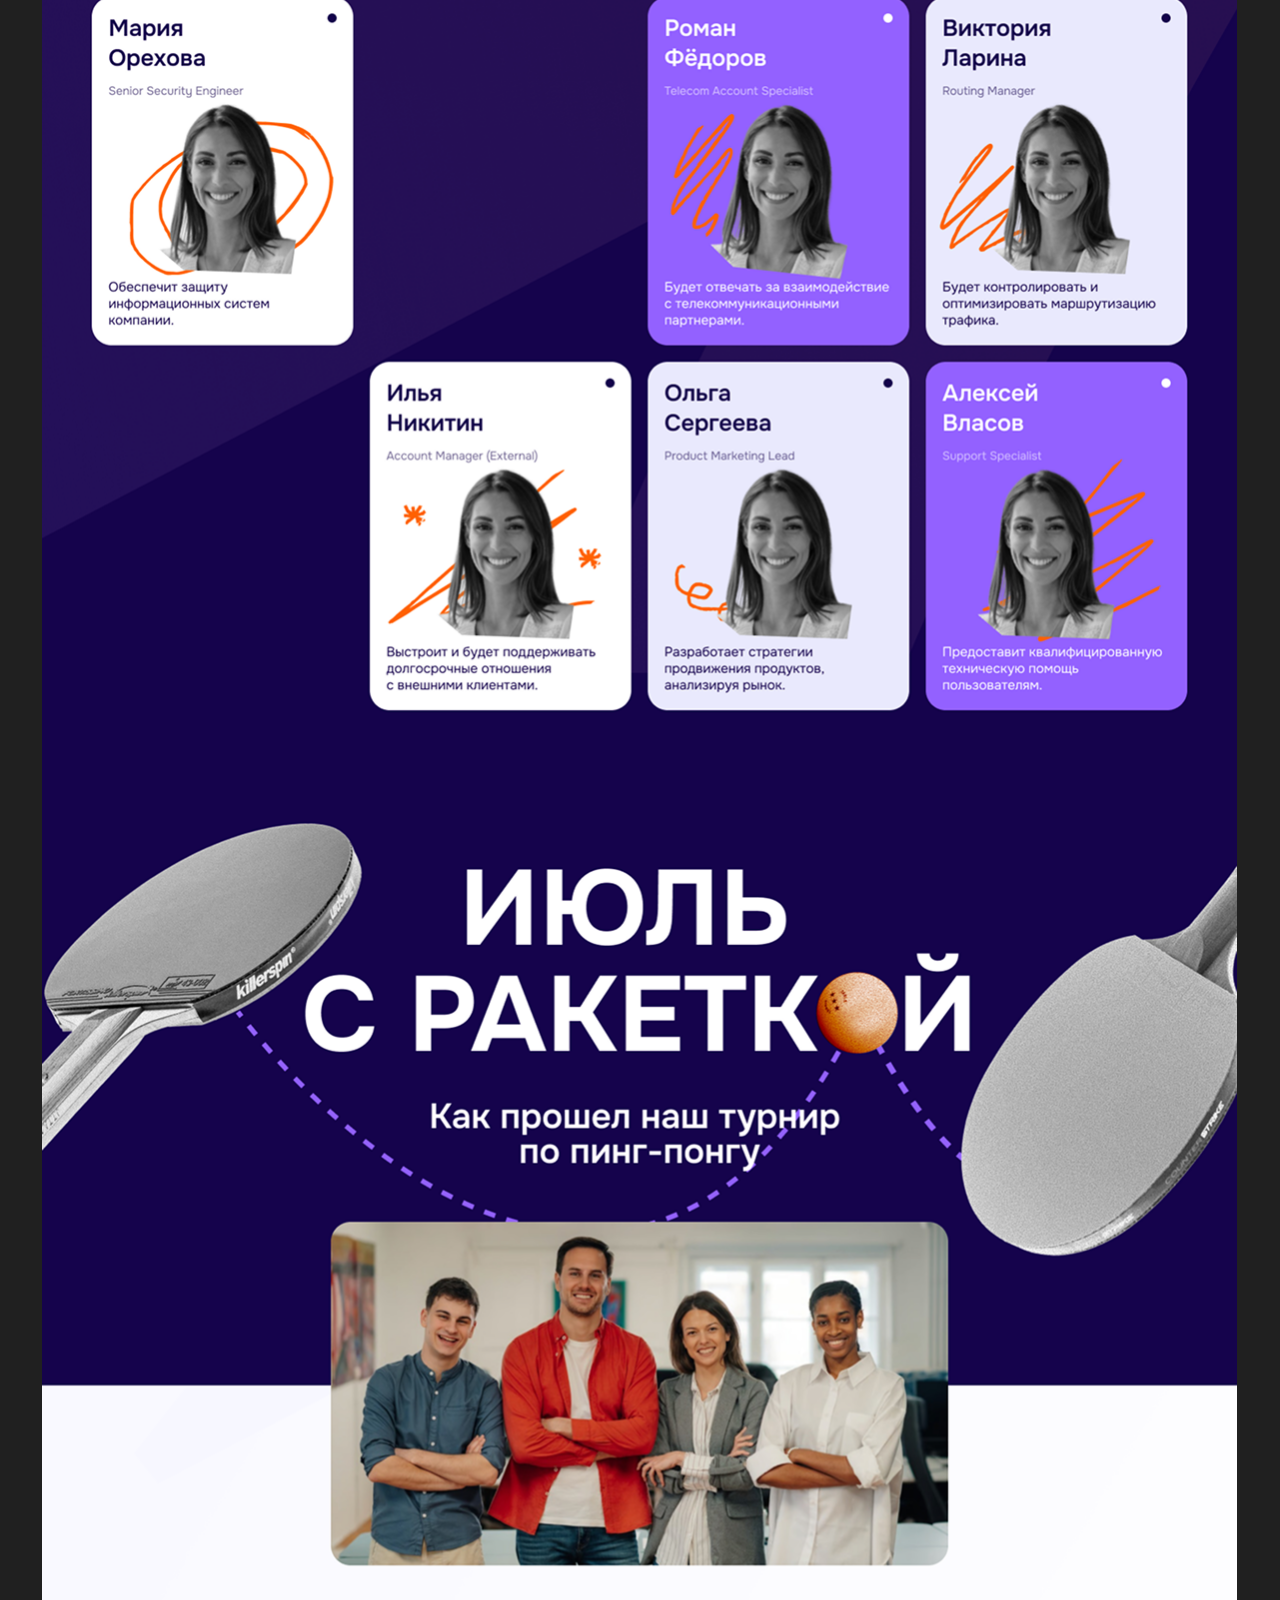
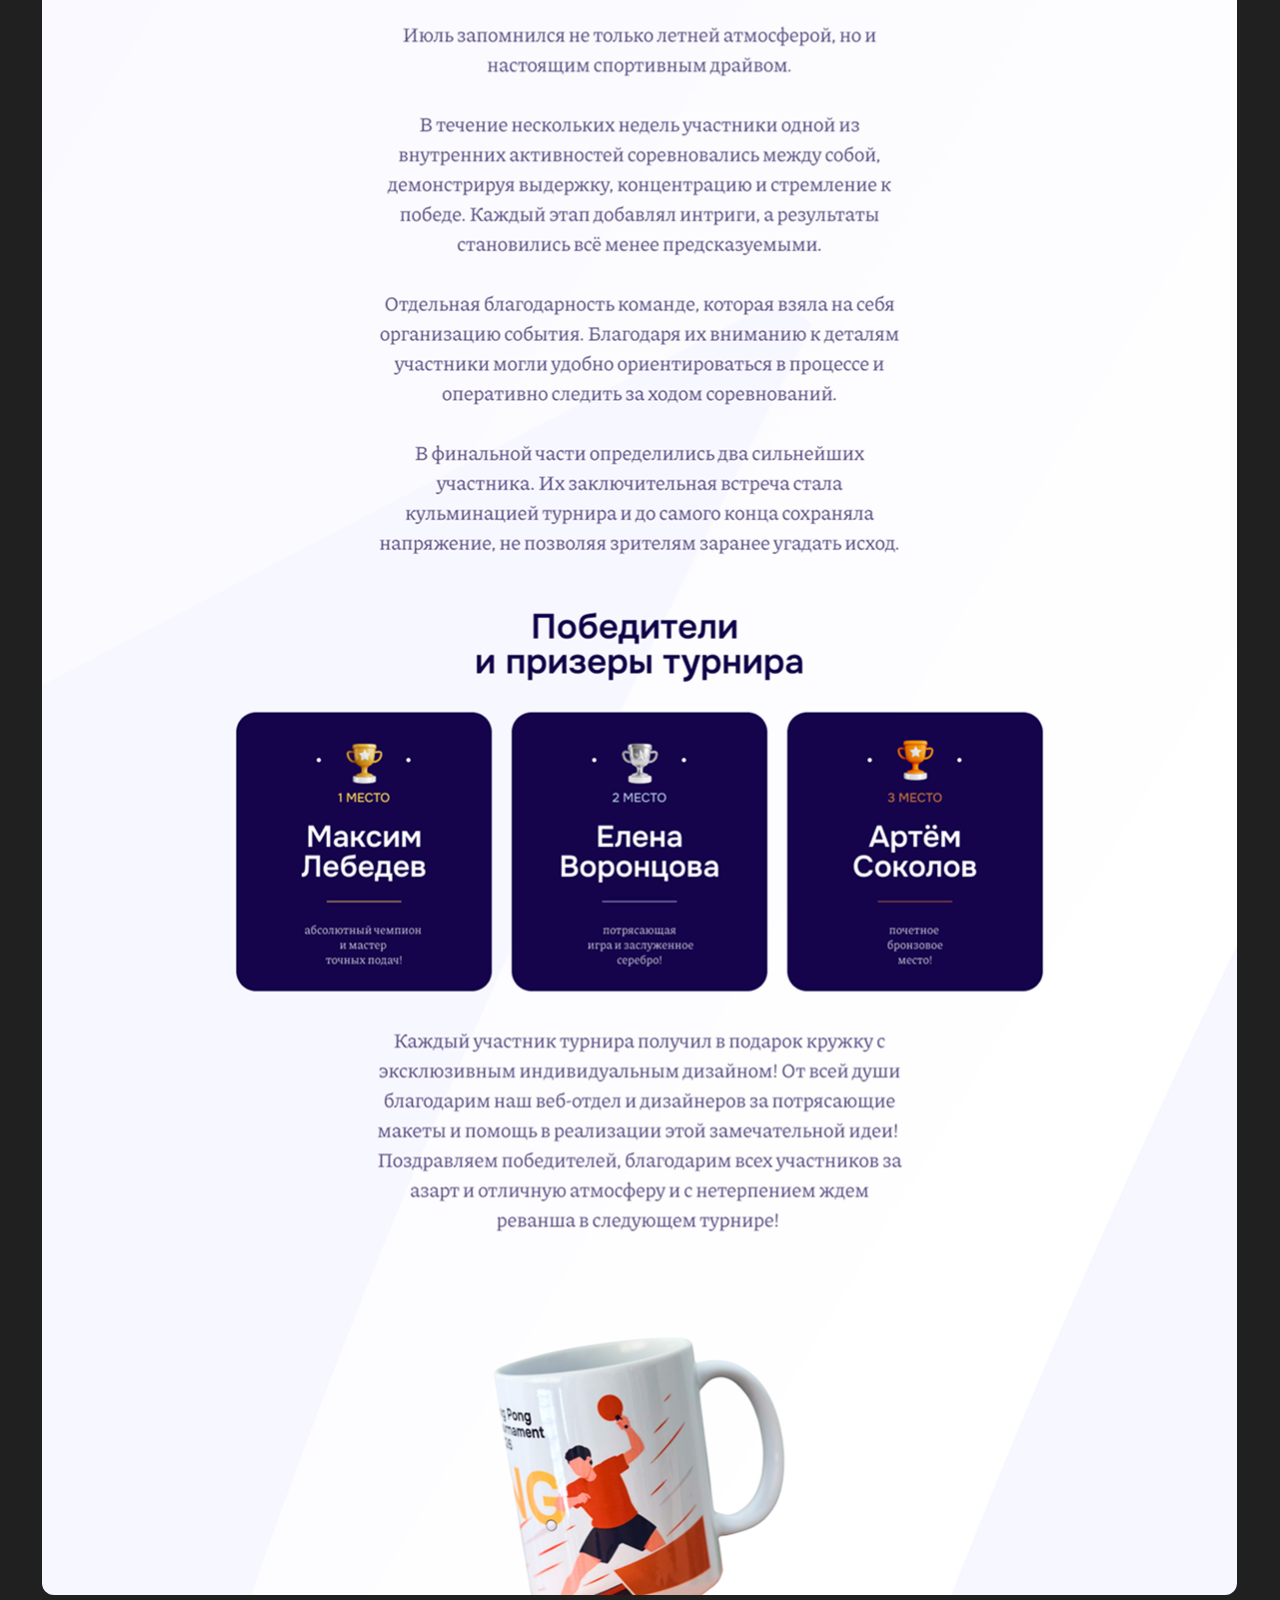
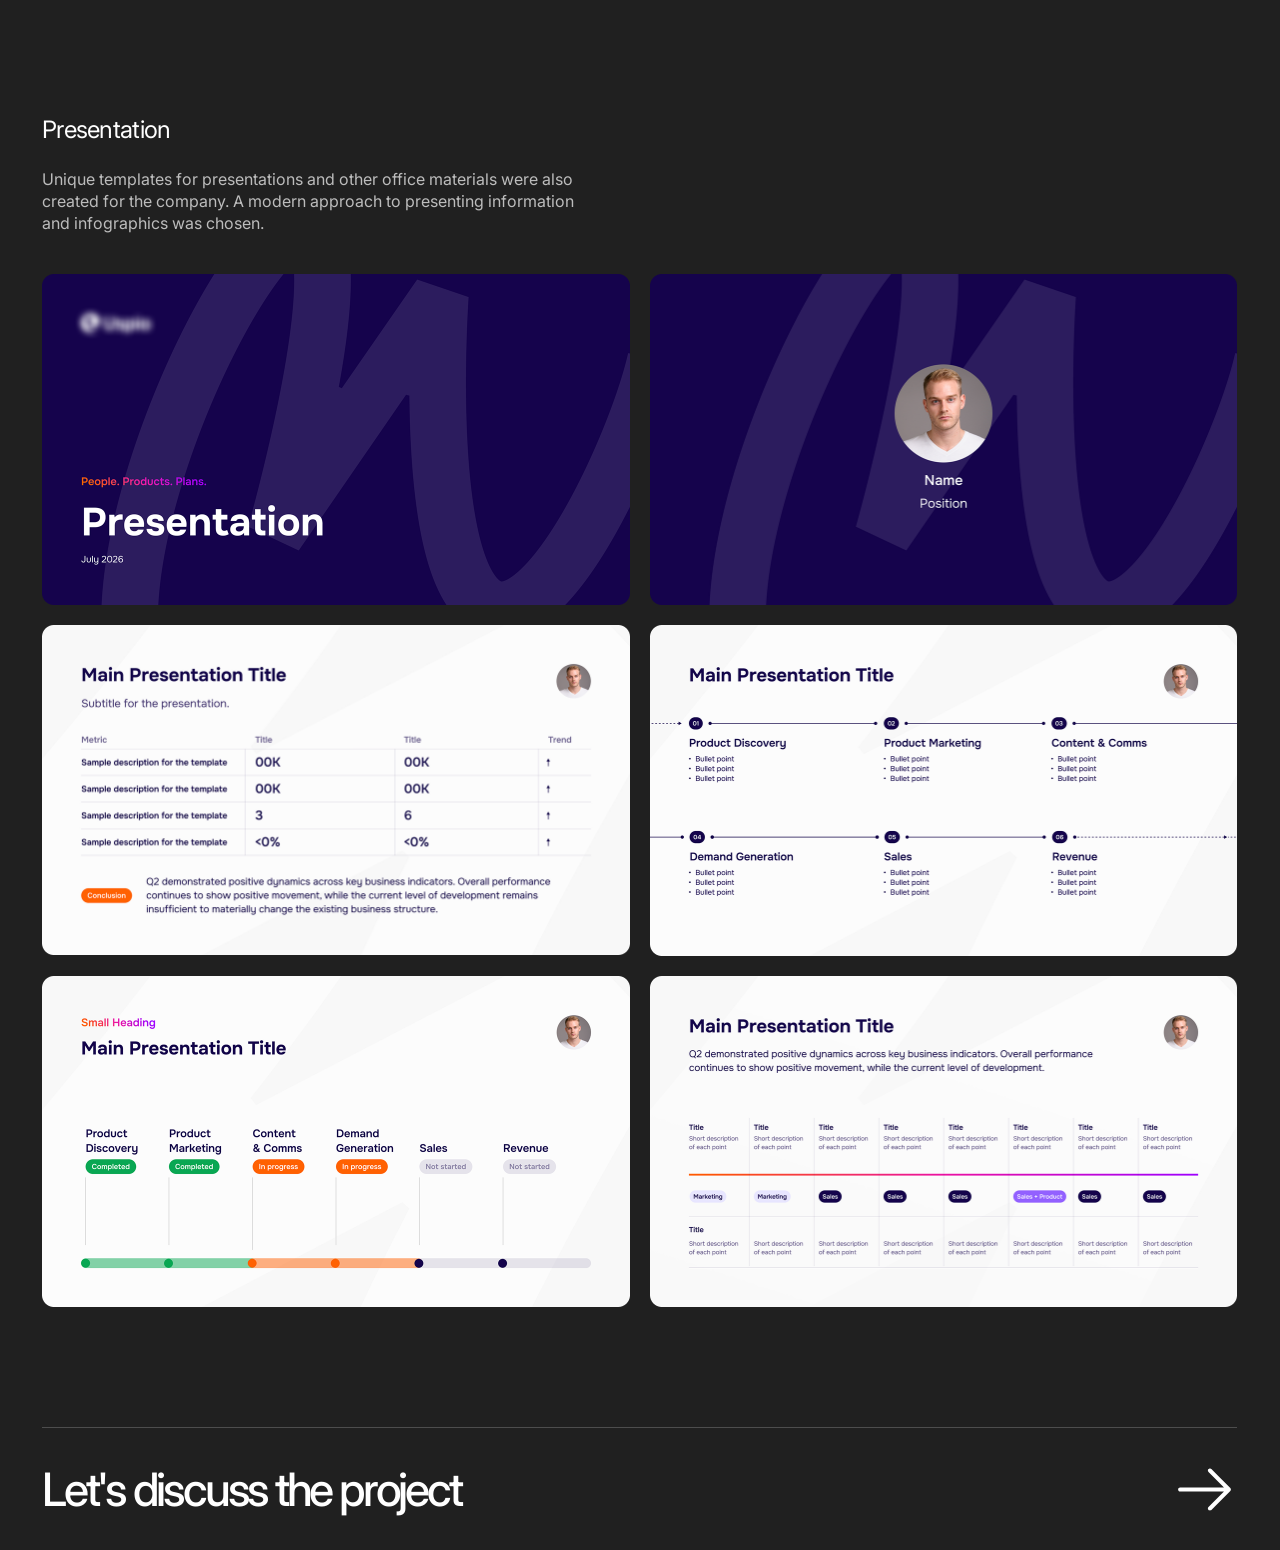
<file: it-company.html>
<!DOCTYPE html>
<html lang="en">
<head>
<meta charset="UTF-8">
<meta name="viewport" content="width=device-width, initial-scale=1">
<meta name="robots" content="noindex, nofollow">
<title>IT Company — Anastasiia Dronova</title>
<link rel="preconnect" href="https://fonts.googleapis.com">
<link rel="preconnect" href="https://fonts.gstatic.com" crossorigin>
<link href="https://fonts.googleapis.com/css2?family=Inter:wght@400;500;600&family=Manrope:wght@600&family=Onest:wght@600&display=swap" rel="stylesheet">
<link rel="stylesheet" href="styles.css">
</head>
<body class="case-page">

<div class="page">

  <!-- ================= TOP BAR ================= -->
  <header class="topbar ">
    <div class="topbar__inner">
      <a class="topbar__brand" href="index.html">Anastasiia Dronova</a>
      <div class="topbar__right">
        <nav class="topbar__nav">
          <a href="index.html#what-i-do">What I do</a>
          <a href="index.html#web-portfolio">Web Portfolio</a>
          <a href="index.html#logofolio">Logofolio</a>
        </nav>
        <a class="topbar__contact" href="https://t.me/Nastuskas" target="_blank" rel="noopener noreferrer">Contact me</a>
      </div>
    </div>
  </header>

  <main class="case">

    <!-- ================= INTRO ================= -->
    <section class="case-row container" style="--mt:90px">
      <div class="case-stack">
        <h1 class="case-title">IT Company</h1>
        <div class="case-text" style="--w:548px">
          <p>This IT company specializes in the development of websites and digital projects for clients, as well as creating its own in-house products. As part of our collaboration, I worked extensively on the brand identity — developing a distinctive visual style and ensuring its consistent presence across all brand touchpoints.</p>
        </div>
        <div class="case-tags">
          <span class="tag" style="--tw:84px">Branding</span>
          <span class="tag" style="--tw:78px">Landing</span>
          <span class="tag" style="--tw:108px">Social Media</span>
        </div>
      </div>
      <div class="case-ph" style="--ar:588/331" data-ph="588 × 331">
        <img src="assets/it-company/hero1.png" alt="IT Company" class="case-ph__img">
      </div>
    </section>

    <!-- ================= THE LINE ================= -->
    <!-- <section class="container" style="--mt:120px">
      <div class="case-panel">
        <div class="case-stack">
          <h2 class="case-h2">The Line</h2>
          <div class="case-text" style="--w:538px">
            <p>A distinctive and recognizable element of the brand identity is the line, defined by its unique inner angle. The branding went through many iterations, but the line remained unchanged throughout the process.</p>
            <p>Its simple and versatile form allows it to work within any color palette or geometric system, making it a consistent element of the brand.</p>
          </div>
        </div>
      </div>
    </section> -->

    <!-- ================= SMM & BRANDING ================= -->
    <section class="case-row container" style="--mt:120px">
      <div class="case-stack">
        <h2 class="case-h2">SMM &amp; Branding</h2>
        <div class="case-text" style="--w:537px">
          <p>The task was to create the company’s SMM presence and branding from scratch for positioning in the media space. At the time, the company already had a website that served as a starting point, along with an established brand color palette. The existing visual language was refined and adapted for social media.</p>
          <p>The foundation of the visual identity was a technological purple, complemented by orange and dark purple for accent posts. The brand already featured 3D elements and glassmorphism, which were integrated into the overall concept of the social media feed to create a cohesive and recognizable visual system.</p>
        </div>
      </div>
      <div class="case-ph" style="--ar:588/785" data-ph="588 × 785">
        <img src="assets/it-company/smm.png" alt="IT Company" class="case-ph__img">
      </div>
    </section>

    <!-- ================= PROCESS ================= -->
    <section class="case-row container" style="--mt:60px">
      <div class="case-stack">
        <h2 class="case-h2">Process</h2>
        <div class="case-text" style="--w:548px">
          <p>Since there were several types of elements that needed to work organically within the feed, while also providing the marketing team with enough variety, the <strong>main goal was to create a universal template </strong>system for efficient collaboration with the marketing department. The workflow was structured step by step and organized through a table.</p>
        </div>
      </div>

      <div class="case-steps case-row__late">
        <div class="case-steps__row" id="case-steps__row_1">
          <p class="case-steps__name">1. Reference research</p>
          <svg class="icon-plus" viewBox="0 0 36 36" fill="none" aria-hidden="true">
            <path d="M18 7.5V28.5M7.5 18H28.5" stroke="currentColor" stroke-width="2" stroke-linecap="round" stroke-linejoin="round"/>
          </svg>
        </div>
        <p class="case-steps__desc case-steps__desc_hidden" id="case-steps__desc_1">A detailed analysis of competitors and current visual trends helped identify the most suitable compositions and maintain a relevant design direction.</p>
        <div class="case-steps__rule"></div>

        <div class="case-steps__row" id="case-steps__row_2">
          <p class="case-steps__name">2. Post categorization</p>
          <svg class="icon-plus" viewBox="0 0 36 36" fill="none" aria-hidden="true">
            <path d="M18 7.5V28.5M7.5 18H28.5" stroke="currentColor" stroke-width="2" stroke-linecap="round" stroke-linejoin="round"/>
          </svg>
        </div>
        <p class="case-steps__desc case-steps__desc_hidden" id="case-steps__desc_2">Posts were divided into categories and labeled with tags. This allowed the marketing team to easily navigate the table and select a composition that matched the purpose of each post.</p>
        <div class="case-steps__rule"></div>

        <div class="case-steps__row" id="case-steps__row_3">
          <p class="case-steps__name">3. Systematizing graphic techniques</p>
          <svg class="icon-plus" viewBox="0 0 36 36" fill="none" aria-hidden="true">
            <path d="M18 7.5V28.5M7.5 18H28.5" stroke="currentColor" stroke-width="2" stroke-linecap="round" stroke-linejoin="round"/>
          </svg>
        </div>
        <p class="case-steps__desc case-steps__desc_hidden" id="case-steps__desc_3">The client provided a wide range of requirements for graphic treatments, which needed to be structured into a coherent system. For each technique, a suitable composition from the previous step was selected.</p>
        <div class="case-steps__rule"></div>

        <div class="case-steps__row" id="case-steps__row_4">
          <p class="case-steps__name">4. Creating post templates</p>
          <svg class="icon-plus" viewBox="0 0 36 36" fill="none" aria-hidden="true">
            <path d="M18 7.5V28.5M7.5 18H28.5" stroke="currentColor" stroke-width="2" stroke-linecap="round" stroke-linejoin="round"/>
          </svg>
        </div>
        <p class="case-steps__desc case-steps__desc_hidden" id="case-steps__desc_4">The final templates combined the selected compositions with the corresponding graphic techniques, creating a flexible and consistent visual system.</p>
        <div class="case-steps__rule"></div>

        <div class="case-steps__row" id="case-steps__row_5">
          <p class="case-steps__name">5. Marketing team workflow</p>
          <svg class="icon-plus" viewBox="0 0 36 36" fill="none" aria-hidden="true">
            <path d="M18 7.5V28.5M7.5 18H28.5" stroke="currentColor" stroke-width="2" stroke-linecap="round" stroke-linejoin="round"/>
          </svg>
        </div>
        <p class="case-steps__desc case-steps__desc_hidden" id="case-steps__desc_5">The marketing team can easily choose the required post category and graphic technique directly from the table, and use the corresponding template for each publication.</p>
        <div class="case-steps__rule"></div>
      </div>
    </section>

    <!-- ================= COVER ================= -->
    <section class="container" style="--mt:60px">
      <div class="case-cover">
        <img src="assets/it-company/digest.png" alt="IT Company" class="case-ph__img">
      </div>
    </section>

    <!-- ================= DIGITAL ARTICLES ================= -->
    <section class="case-row container" style="--mt:120.96px">
      <div class="case-stack">
        <h2 class="case-h2">Digital Articles</h2>
        <div class="case-text" style="--w:548px">
          <p>One of the projects that demonstrates the wide application of the graphic style and brand identity was the creation of digital articles for the company’s employees. The main principle of the articles was a <strong>newspaper-inspired layout</strong> with a corresponding column structure.</p>
        </div>
      </div>
      <div class="case-text case-row__late" style="--w:531px">
        <p>The example shows a schematic application of this layout, along with several new graphic techniques introduced to further develop the visual style.</p>
      </div>
    </section>

    <!-- ================= EMBED SLOT ================= -->
    <section class="container" style="--mt:40px">
      <div class="case-digest">
        <img src="assets/it-company/full-digest/1.png" alt="IT Company digital digest page 1" loading="lazy">
        <img src="assets/it-company/full-digest/2.png" alt="IT Company digital digest page 2" loading="lazy">
      </div>
    </section>

    <!-- ================= PRESENTATION ================= -->
    <section class="case-row container" style="--mt:120px">
      <div class="case-stack">
        <h2 class="case-h2">Presentation</h2>
        <div class="case-text" style="--w:548px">
          <p>Unique templates for presentations and other office materials were also created for the company. A modern approach to presenting information and infographics was chosen.</p>
        </div>
      </div>
    </section>

    <section class="container" style="--mt:40px">
      <div class="case-pairs">
        <img src="assets/it-company/pres1.png" alt="IT Company" class="case-ph__img">
        <img src="assets/it-company/pres2.png" alt="IT Company" class="case-ph__img">
        <img src="assets/it-company/pres3.png" alt="IT Company" class="case-ph__img">
        <img src="assets/it-company/pres4.png" alt="IT Company" class="case-ph__img">
        <img src="assets/it-company/pres5.png" alt="IT Company" class="case-ph__img">
        <img src="assets/it-company/pres6.png" alt="IT Company" class="case-ph__img">
      </div>
    </section>

    <!-- ================= CTA ================= -->
    <section class="container" style="--mt:120px">
      <a class="cta__link" href="https://t.me/Nastuskas" target="_blank" rel="noopener noreferrer" aria-label="Contact me on Telegram">
        <div class="case-cta">
          <p class="cta__title">Let's discuss the project</p>
          <svg class="cta__arrow" viewBox="0 0 65 65" fill="none" aria-hidden="true">
            <path fill-rule="evenodd" clip-rule="evenodd" d="M31.0646 6.68958C31.4454 6.3092 31.9617 6.09554 32.5 6.09554C33.0383 6.09554 33.5546 6.3092 33.9354 6.68958L52.8938 25.6127C53.0878 25.8 53.2427 26.0241 53.3493 26.2718C53.4558 26.5196 53.512 26.7861 53.5145 27.0558C53.5169 27.3255 53.4657 27.593 53.3636 27.8427C53.2616 28.0924 53.1109 28.3192 52.9203 28.5101C52.7297 28.7009 52.5029 28.8518 52.2534 28.954C52.0038 29.0563 51.7363 29.1078 51.4666 29.1056C51.1969 29.1034 50.9303 29.0475 50.6825 28.9411C50.4346 28.8348 50.2104 28.6802 50.0229 28.4862L34.534 13.0271L34.5638 56.875C34.5645 57.4137 34.3512 57.9307 33.9707 58.3121C33.5903 58.6935 33.0739 58.9082 32.5352 58.909C31.9965 58.9097 31.4795 58.6964 31.0981 58.3159C30.7167 57.9355 30.502 57.4191 30.5013 56.8804L30.4742 13.0217L14.9771 28.489C14.7896 28.6829 14.5654 28.8375 14.3175 28.9438C14.0697 29.0502 13.8031 29.1061 13.5334 29.1083C13.2637 29.1105 12.9962 29.059 12.7466 28.9568C12.4971 28.8545 12.2703 28.7036 12.0797 28.5128C11.8891 28.322 11.7384 28.0951 11.6364 27.8454C11.5343 27.5957 11.4831 27.3282 11.4855 27.0585C11.488 26.7888 11.5442 26.5223 11.6507 26.2745C11.7573 26.0268 11.9122 25.8027 12.1062 25.6154L31.0646 6.68958Z" fill="currentColor"/>
          </svg>
        </div>
      </a>
    </section>

  </main>

</div>
  <script src="accordeon.js"></script>
</body>
</html>
</file>
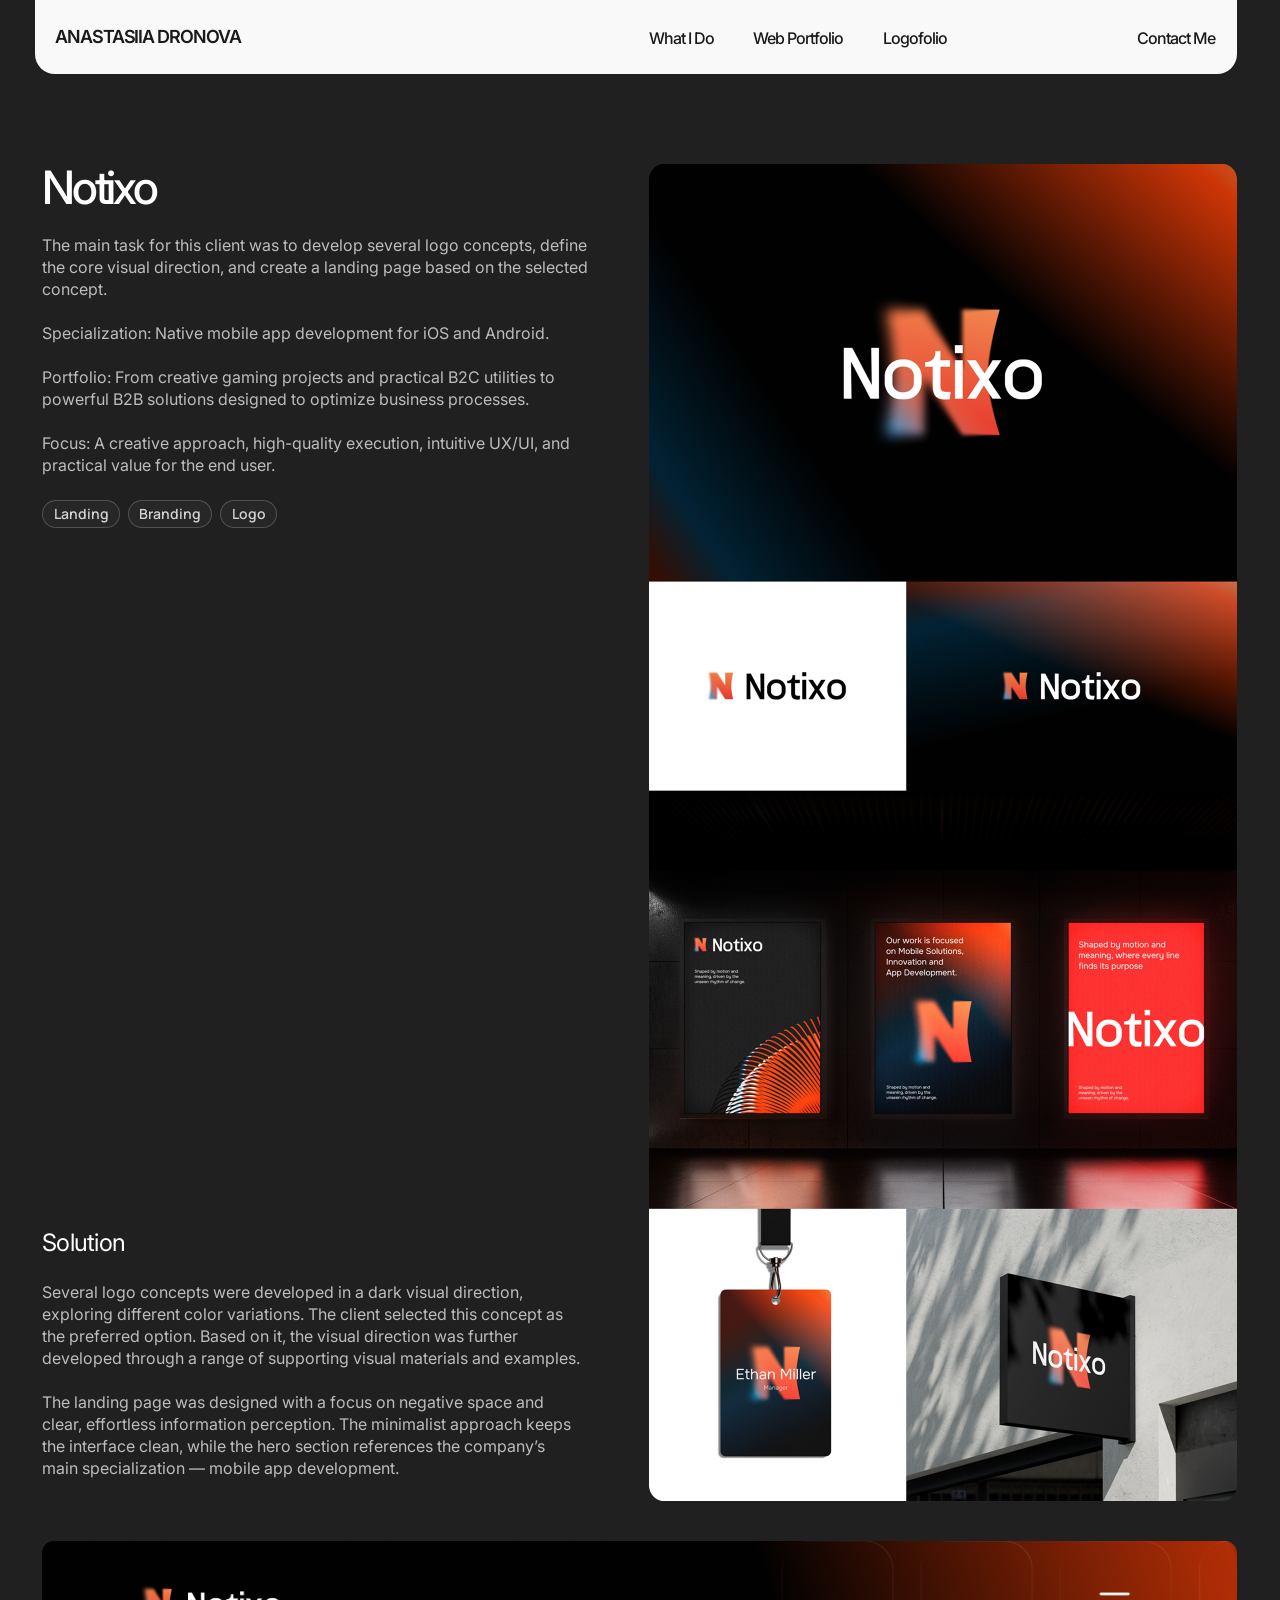
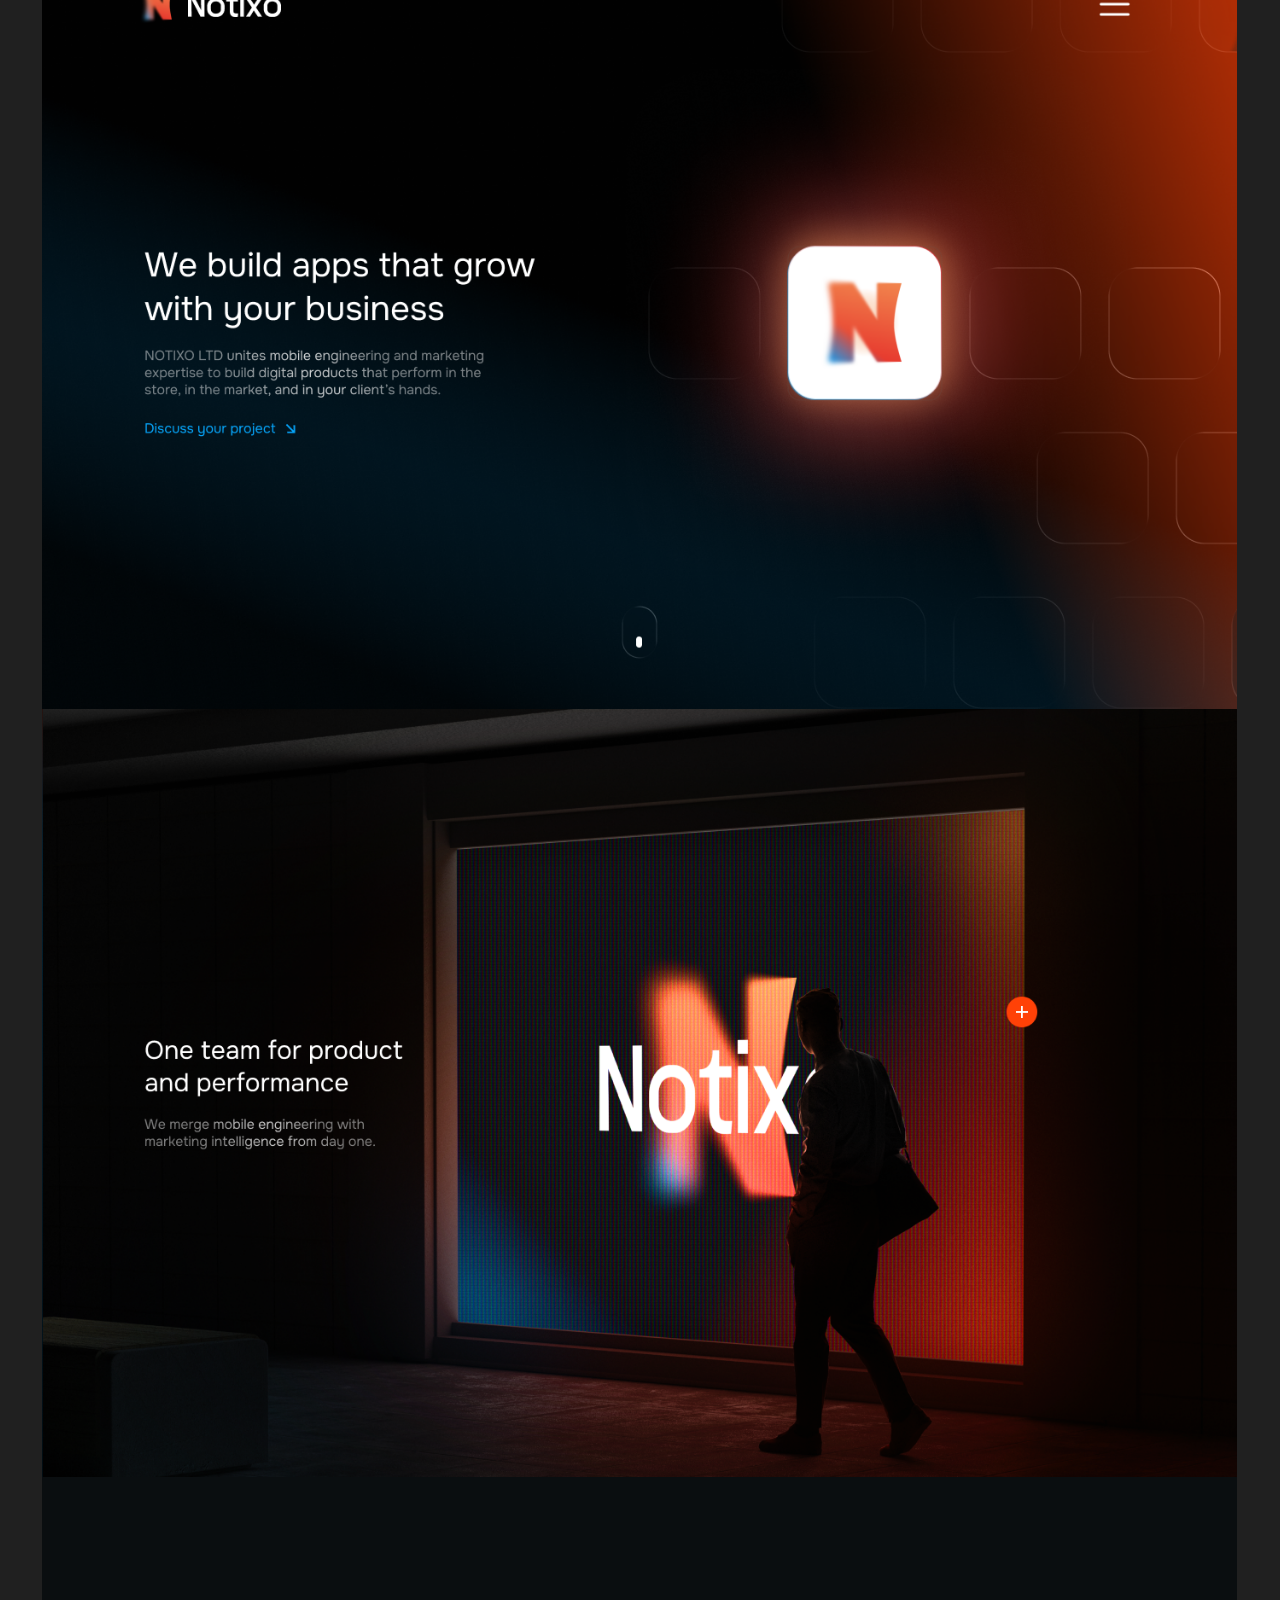
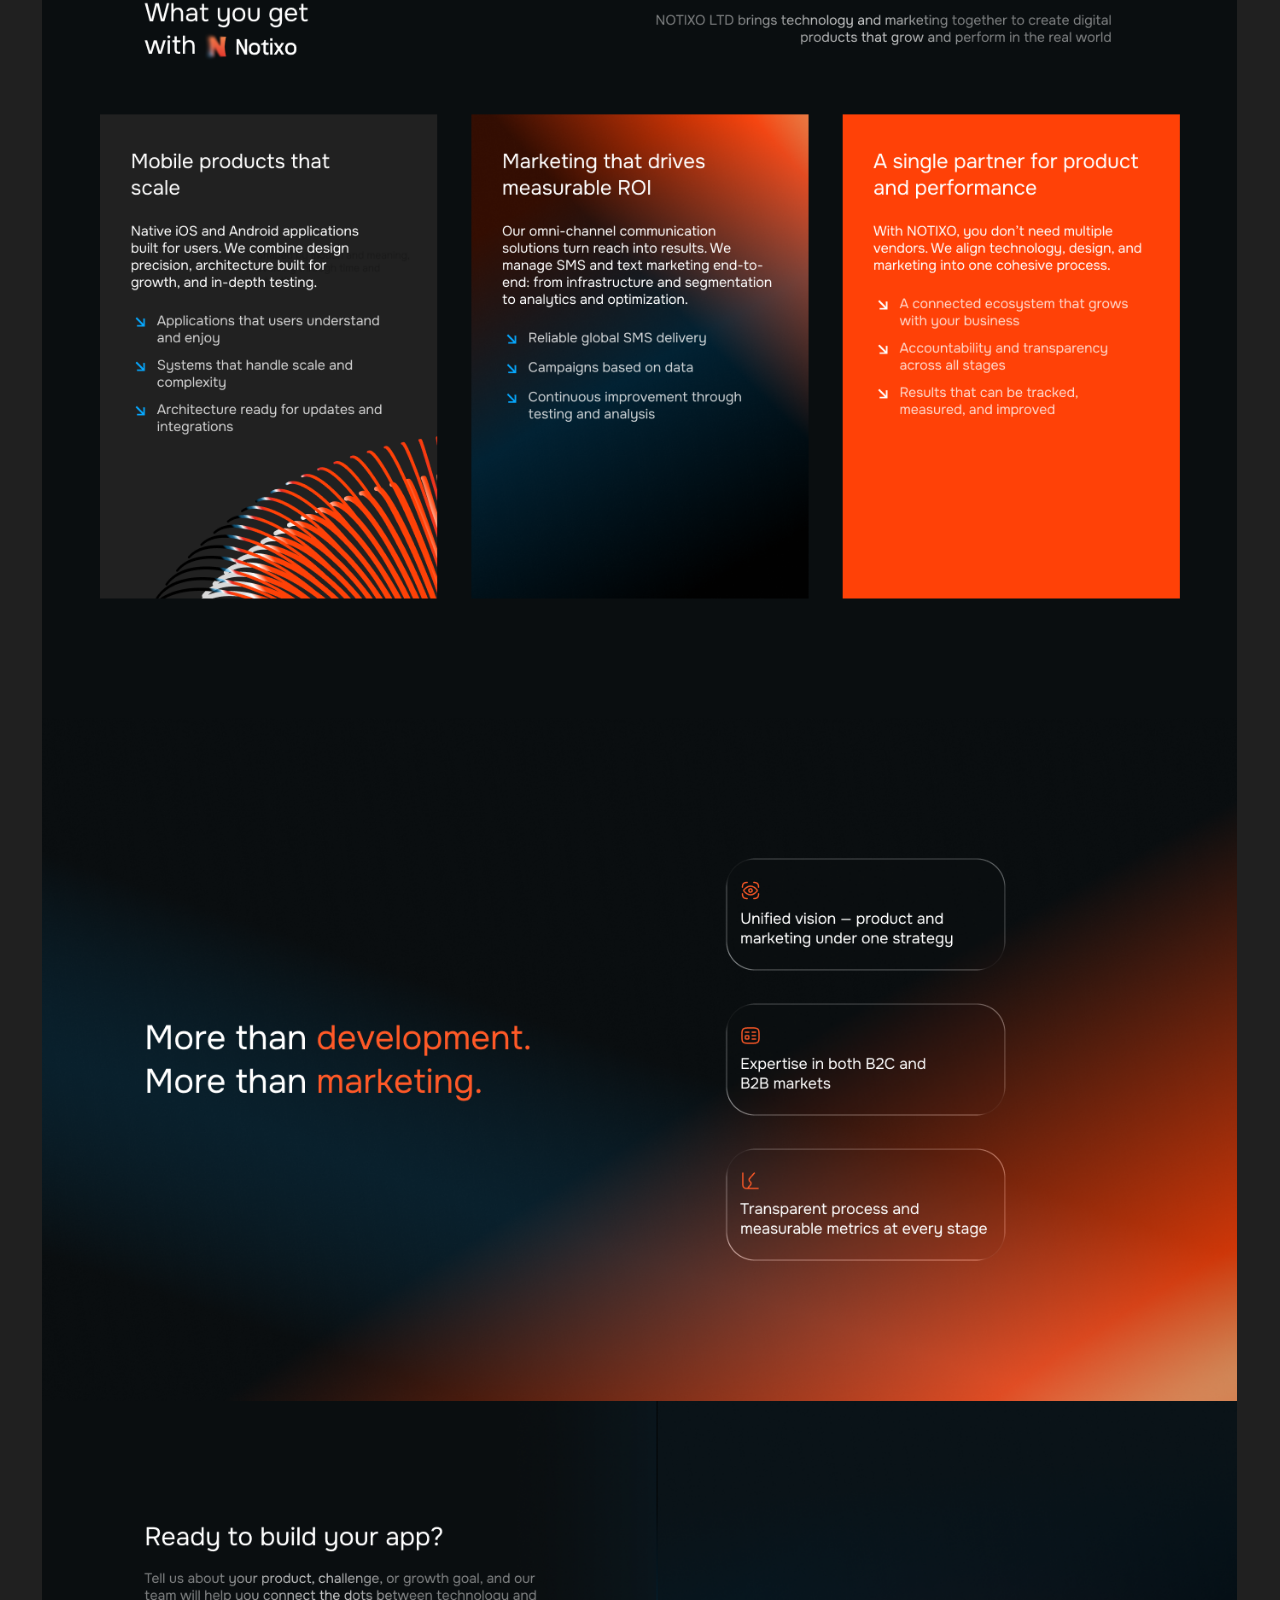
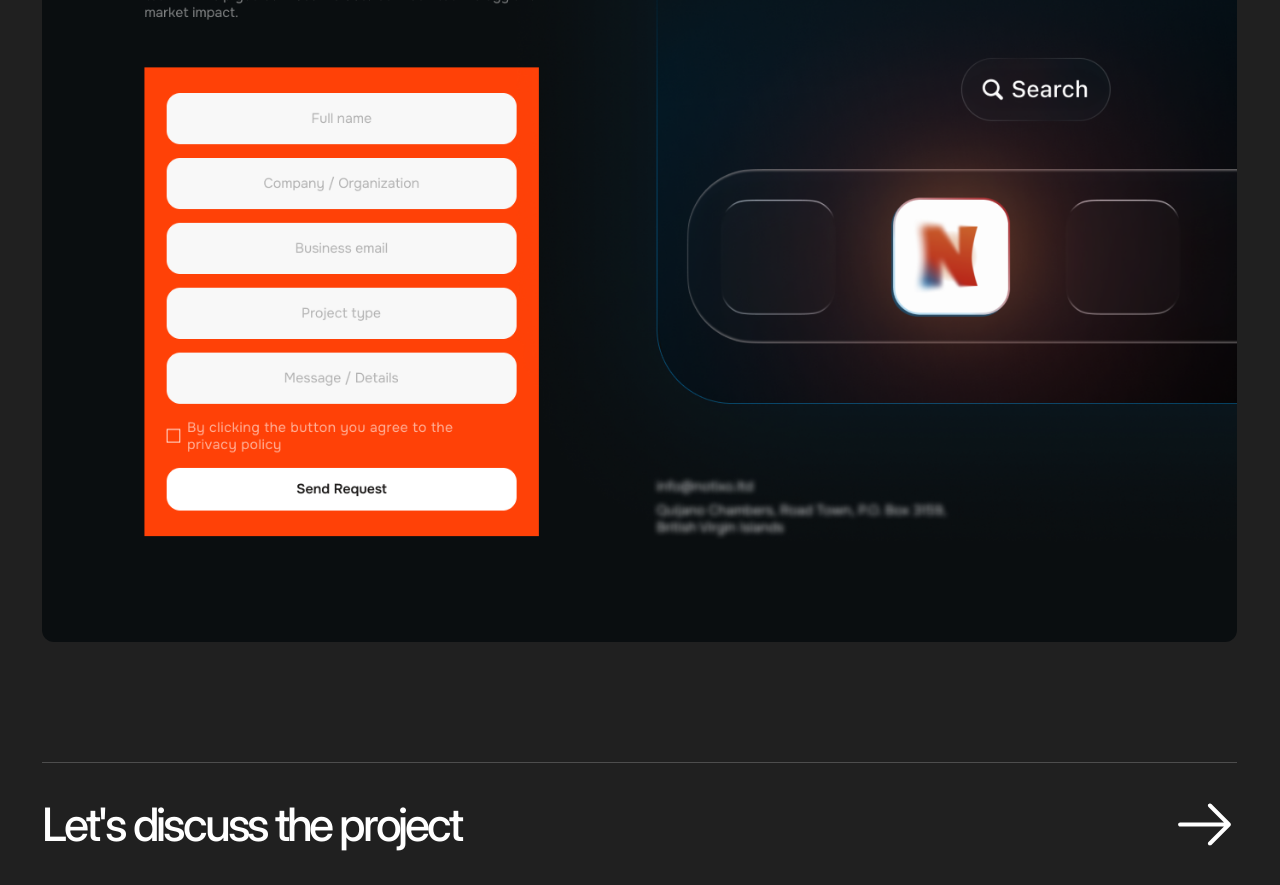
<file: notixo.html>
<!DOCTYPE html>
<html lang="en">
<head>
<meta charset="UTF-8">
<meta name="viewport" content="width=device-width, initial-scale=1">
<meta name="robots" content="noindex, nofollow">
<title>Notixo — Anastasiia Dronova</title>
<link rel="preconnect" href="https://fonts.googleapis.com">
<link rel="preconnect" href="https://fonts.gstatic.com" crossorigin>
<link href="https://fonts.googleapis.com/css2?family=Inter:wght@400;500;600&family=Manrope:wght@600&family=Onest:wght@600&display=swap" rel="stylesheet">
<link rel="stylesheet" href="styles.css">
</head>
<body class="case-page">

<div class="page">

  <!-- ================= TOP BAR ================= -->
  <header class="topbar">
    <div class="topbar__inner">
      <a class="topbar__brand" href="index.html">Anastasiia Dronova</a>
      <div class="topbar__right">
        <nav class="topbar__nav">
          <a href="index.html#what-i-do">What I do</a>
          <a href="index.html#web-portfolio">Web Portfolio</a>
          <a href="index.html#logofolio">Logofolio</a>
        </nav>
        <a class="topbar__contact" href="https://t.me/Nastuskas" target="_blank" rel="noopener noreferrer">Contact me</a>
      </div>
    </div>
  </header>

  <main class="case">

    <!-- ================= INTRO + SOLUTION ================= -->
    <section class="case-row container" style="--mt:90px">
      <div class="case-col" style="--gap:700px">

        <div class="case-stack">
          <h1 class="case-title">Notixo</h1>
          <div class="case-text" style="--w:548px">
            <p>The main task for this client was to develop several logo concepts, define the core visual direction, and create a landing page based on the selected concept.</p>
            <p>Specialization: Native mobile app development for iOS and Android.</p>
            <p>Portfolio: From creative gaming projects and practical B2C utilities to powerful B2B solutions designed to optimize business processes.</p>
            <p>Focus: A creative approach, high-quality execution, intuitive UX/UI, and practical value for the end user.</p>
          </div>
          <div class="case-tags">
            <span class="tag" style="--tw:78px">Landing</span>
            <span class="tag" style="--tw:84px">Branding</span>
            <span class="tag" style="--tw:57px">Logo</span>
          </div>
        </div>

        <div class="case-stack">
          <h2 class="case-h2">Solution</h2>
          <div class="case-text" style="--w:538px">
            <p>Several logo concepts were developed in a dark visual direction, exploring different color variations. The client selected this concept as the preferred option. Based on it, the visual direction was further developed through a range of supporting visual materials and examples.</p>
            <p>The landing page was designed with a focus on negative space and clear, effortless information perception. The minimalist approach keeps the interface clean, while the hero section references the company’s main specialization — mobile app development.</p>
          </div>
        </div>

      </div>

      <div class="case-ph" style="--ar:588/1337" data-ph="588 × 1337">
        <img src="assets/notixo_story.png" alt="Notixo landing page hero section" width="100%">
      </div>
    </section>

    <!-- ================= EMBED SLOT ================= -->
    <section class="container" style="--mt:40px">
      <div class="case-digest">
        <img src="assets/notixo_visual/1.png" alt="Notixo digital digest page 1" loading="lazy">
        <img src="assets/notixo_visual/2.png" alt="Notixo digital digest page 2" loading="lazy">
        <img src="assets/notixo_visual/3.png" alt="Notixo digital digest page 3" loading="lazy">
        <img src="assets/notixo_visual/4.png" alt="Notixo digital digest page 4" loading="lazy">
        <img src="assets/notixo_visual/5.png" alt="Notixo digital digest page 5" loading="lazy">
      </div>
    </section>

    <!-- ================= CTA ================= -->
    <section class="container" style="--mt:120px">
      <a class="cta__link" href="https://t.me/Nastuskas" target="_blank" rel="noopener noreferrer" aria-label="Contact me on Telegram">
        <div class="case-cta">
          <p class="cta__title">Let's discuss the project</p>
          <svg class="cta__arrow" viewBox="0 0 65 65" fill="none" aria-hidden="true">
            <path fill-rule="evenodd" clip-rule="evenodd" d="M31.0646 6.68958C31.4454 6.3092 31.9617 6.09554 32.5 6.09554C33.0383 6.09554 33.5546 6.3092 33.9354 6.68958L52.8938 25.6127C53.0878 25.8 53.2427 26.0241 53.3493 26.2718C53.4558 26.5196 53.512 26.7861 53.5145 27.0558C53.5169 27.3255 53.4657 27.593 53.3636 27.8427C53.2616 28.0924 53.1109 28.3192 52.9203 28.5101C52.7297 28.7009 52.5029 28.8518 52.2534 28.954C52.0038 29.0563 51.7363 29.1078 51.4666 29.1056C51.1969 29.1034 50.9303 29.0475 50.6825 28.9411C50.4346 28.8348 50.2104 28.6802 50.0229 28.4862L34.534 13.0271L34.5638 56.875C34.5645 57.4137 34.3512 57.9307 33.9707 58.3121C33.5903 58.6935 33.0739 58.9082 32.5352 58.909C31.9965 58.9097 31.4795 58.6964 31.0981 58.3159C30.7167 57.9355 30.502 57.4191 30.5013 56.8804L30.4742 13.0217L14.9771 28.489C14.7896 28.6829 14.5654 28.8375 14.3175 28.9438C14.0697 29.0502 13.8031 29.1061 13.5334 29.1083C13.2637 29.1105 12.9962 29.059 12.7466 28.9568C12.4971 28.8545 12.2703 28.7036 12.0797 28.5128C11.8891 28.322 11.7384 28.0951 11.6364 27.8454C11.5343 27.5957 11.4831 27.3282 11.4855 27.0585C11.488 26.7888 11.5442 26.5223 11.6507 26.2745C11.7573 26.0268 11.9122 25.8027 12.1062 25.6154L31.0646 6.68958Z" fill="currentColor"/>
          </svg>
        </div>
      </a>
    </section>

  </main>

</div>

</body>
</html>
</file>
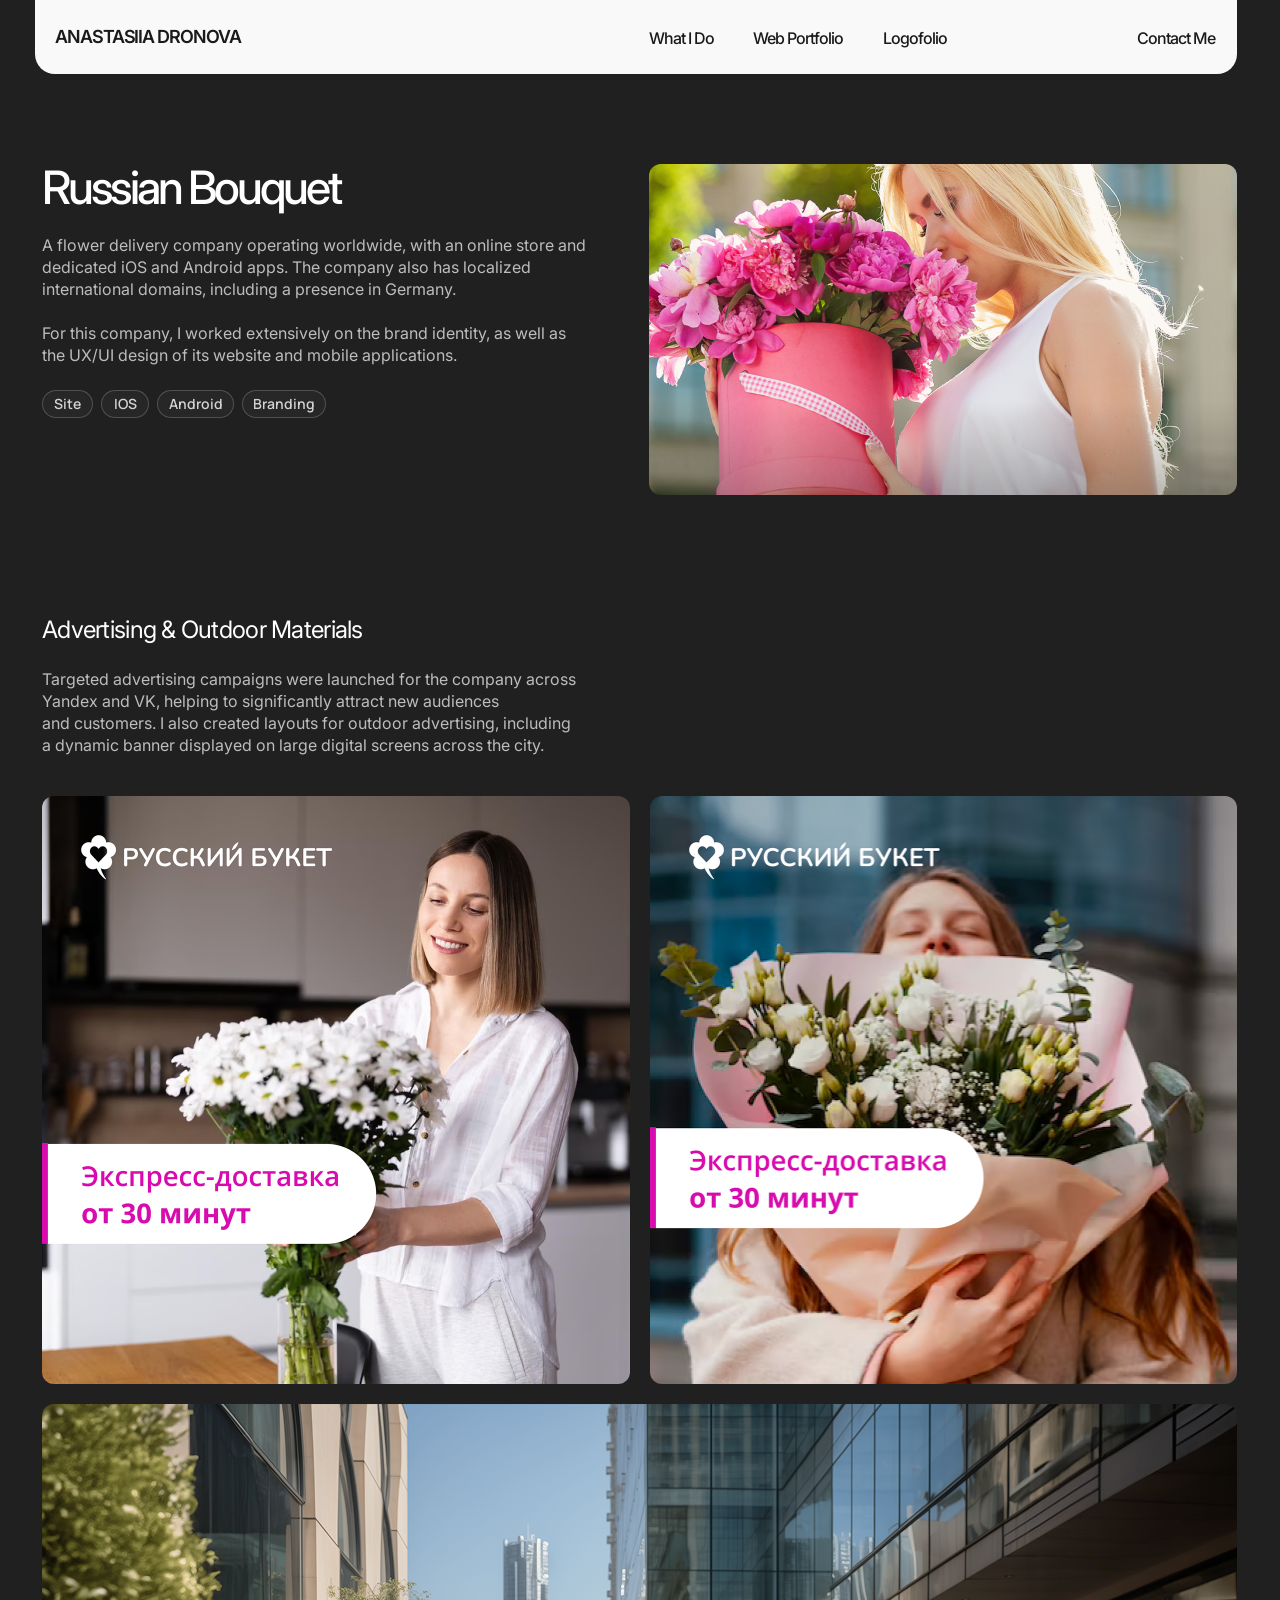
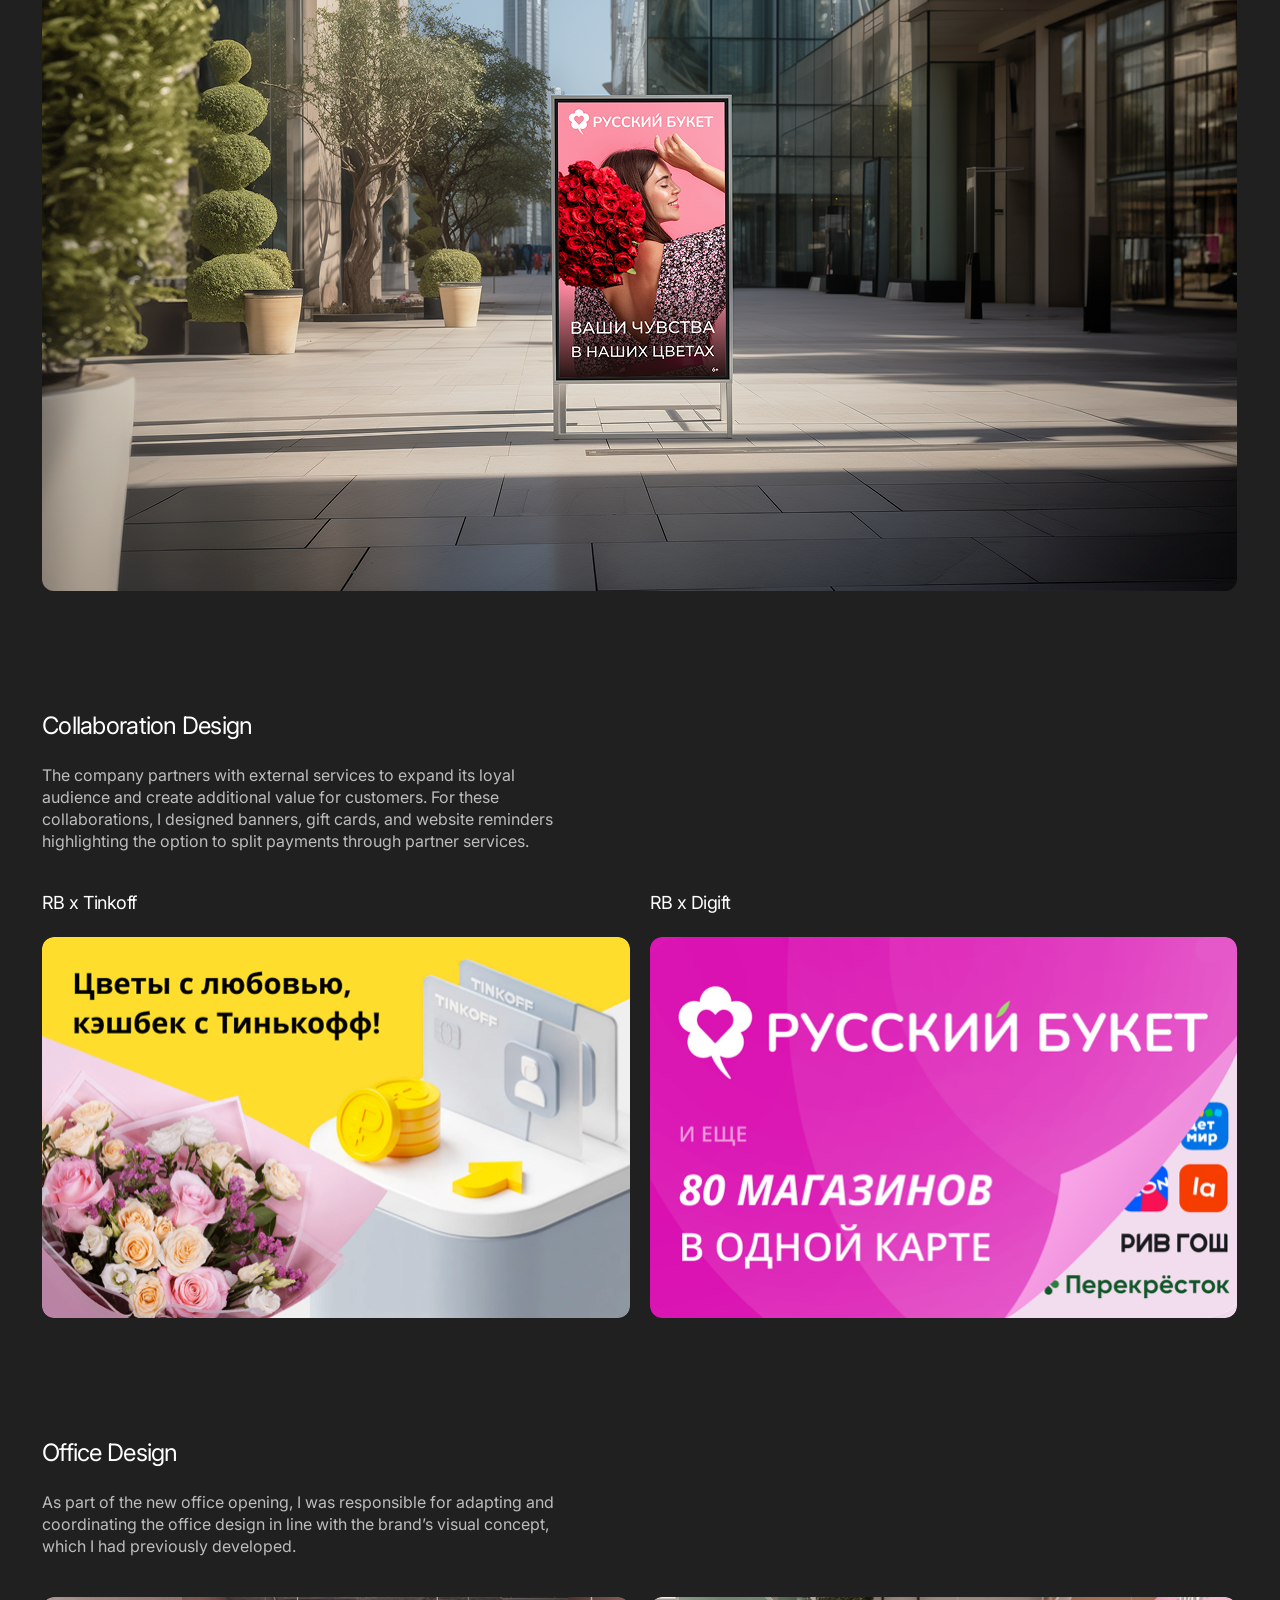
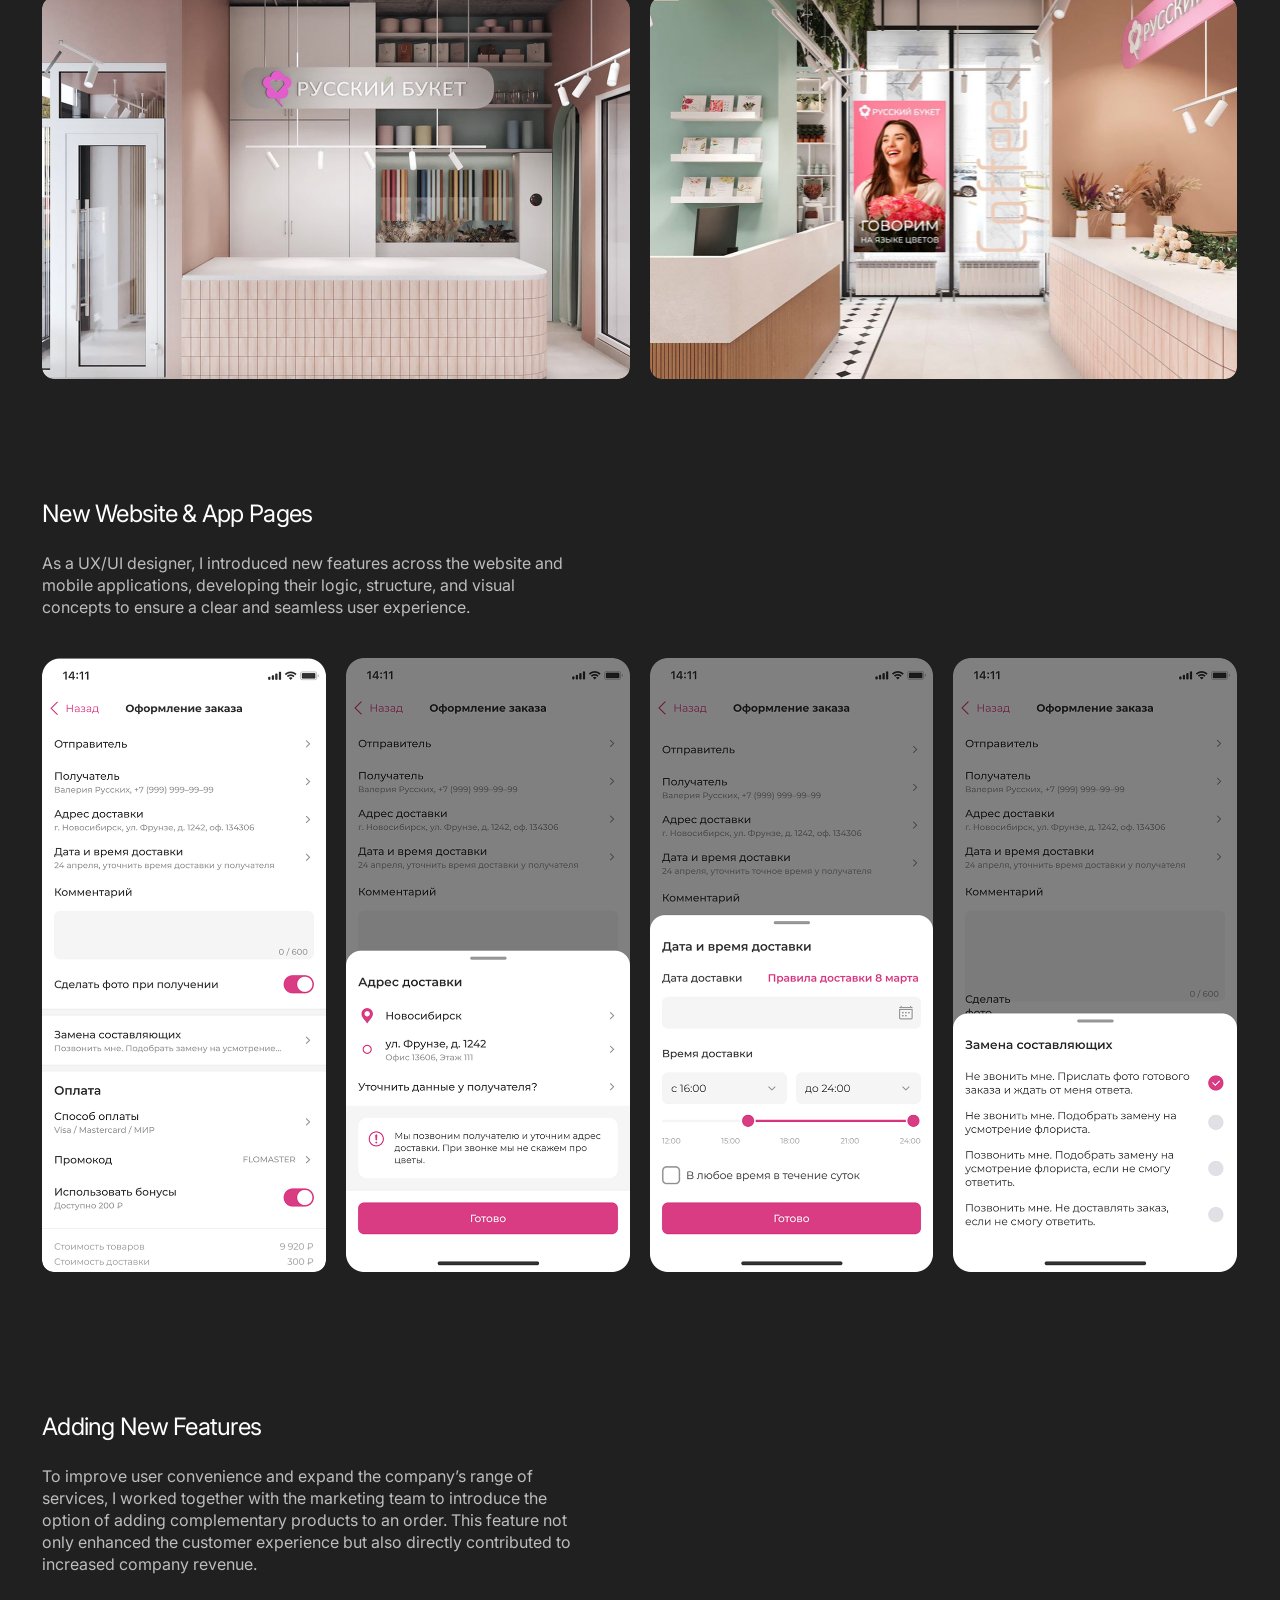
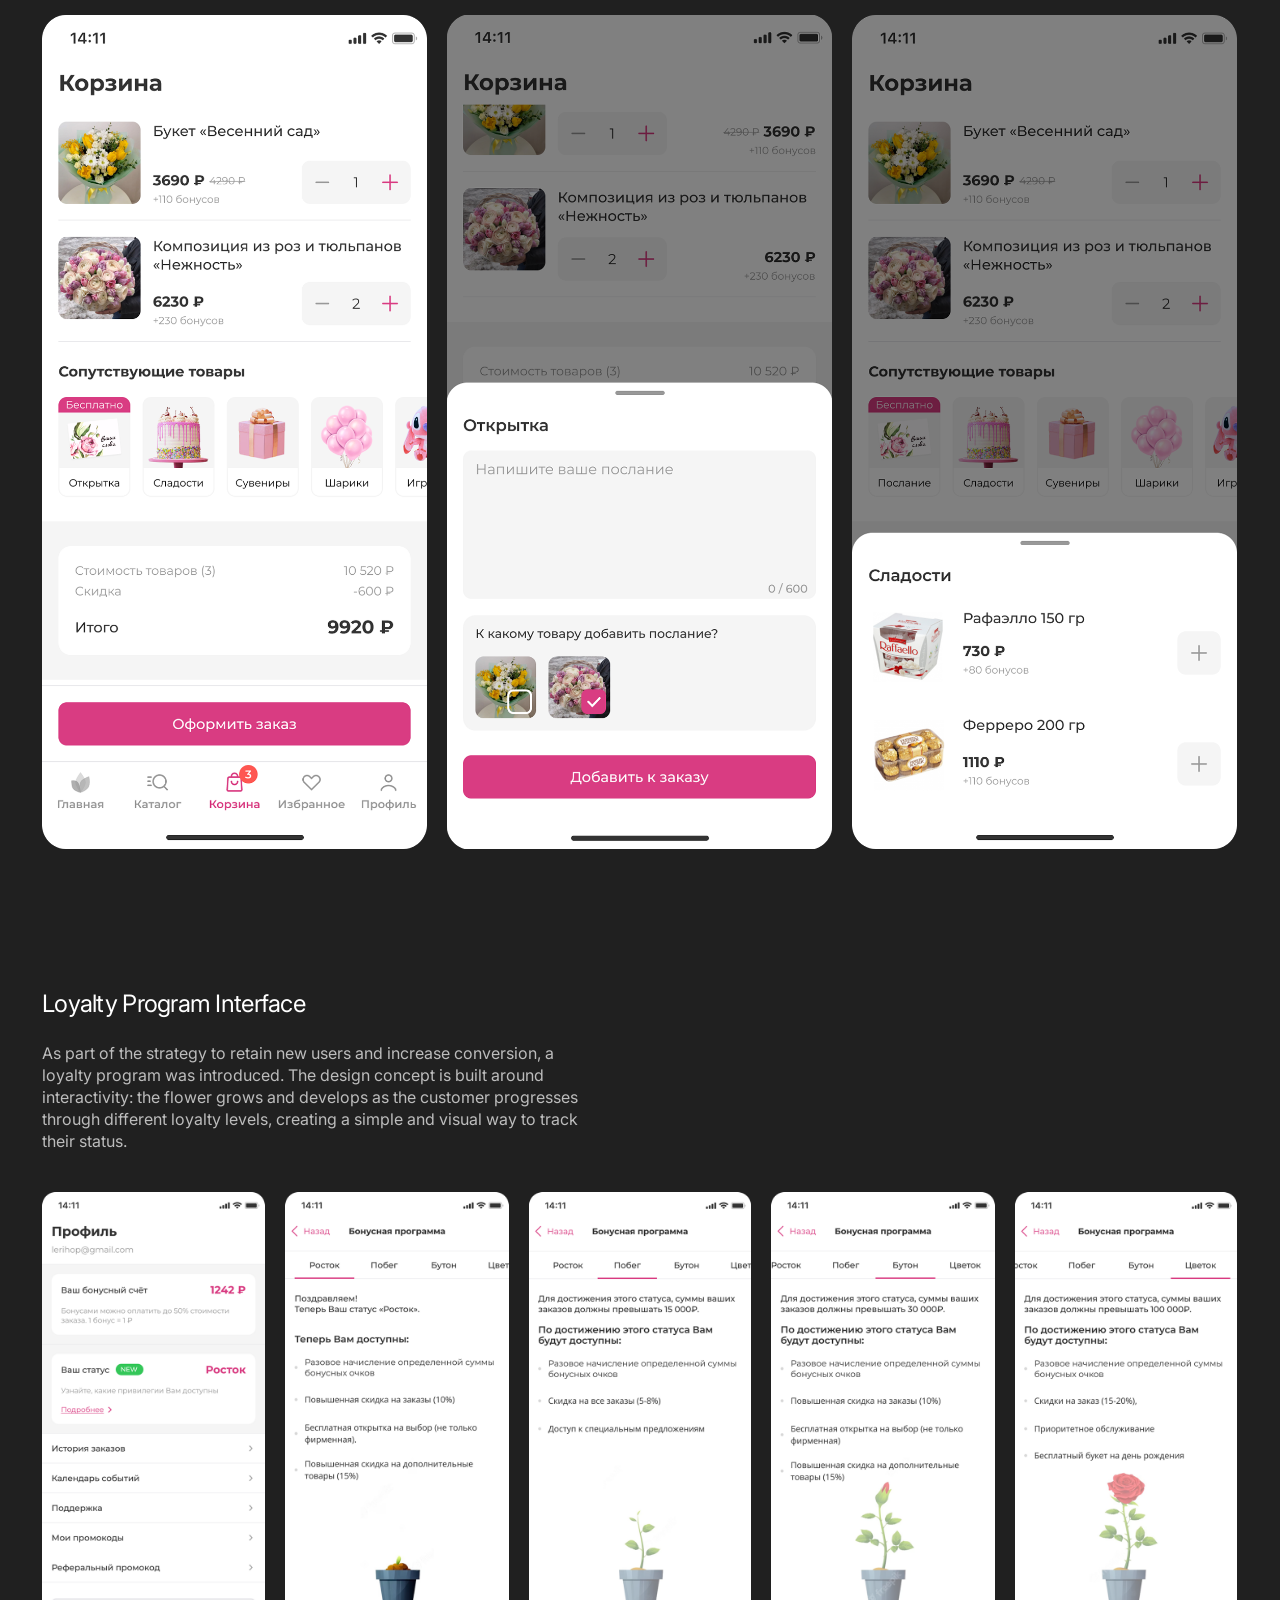
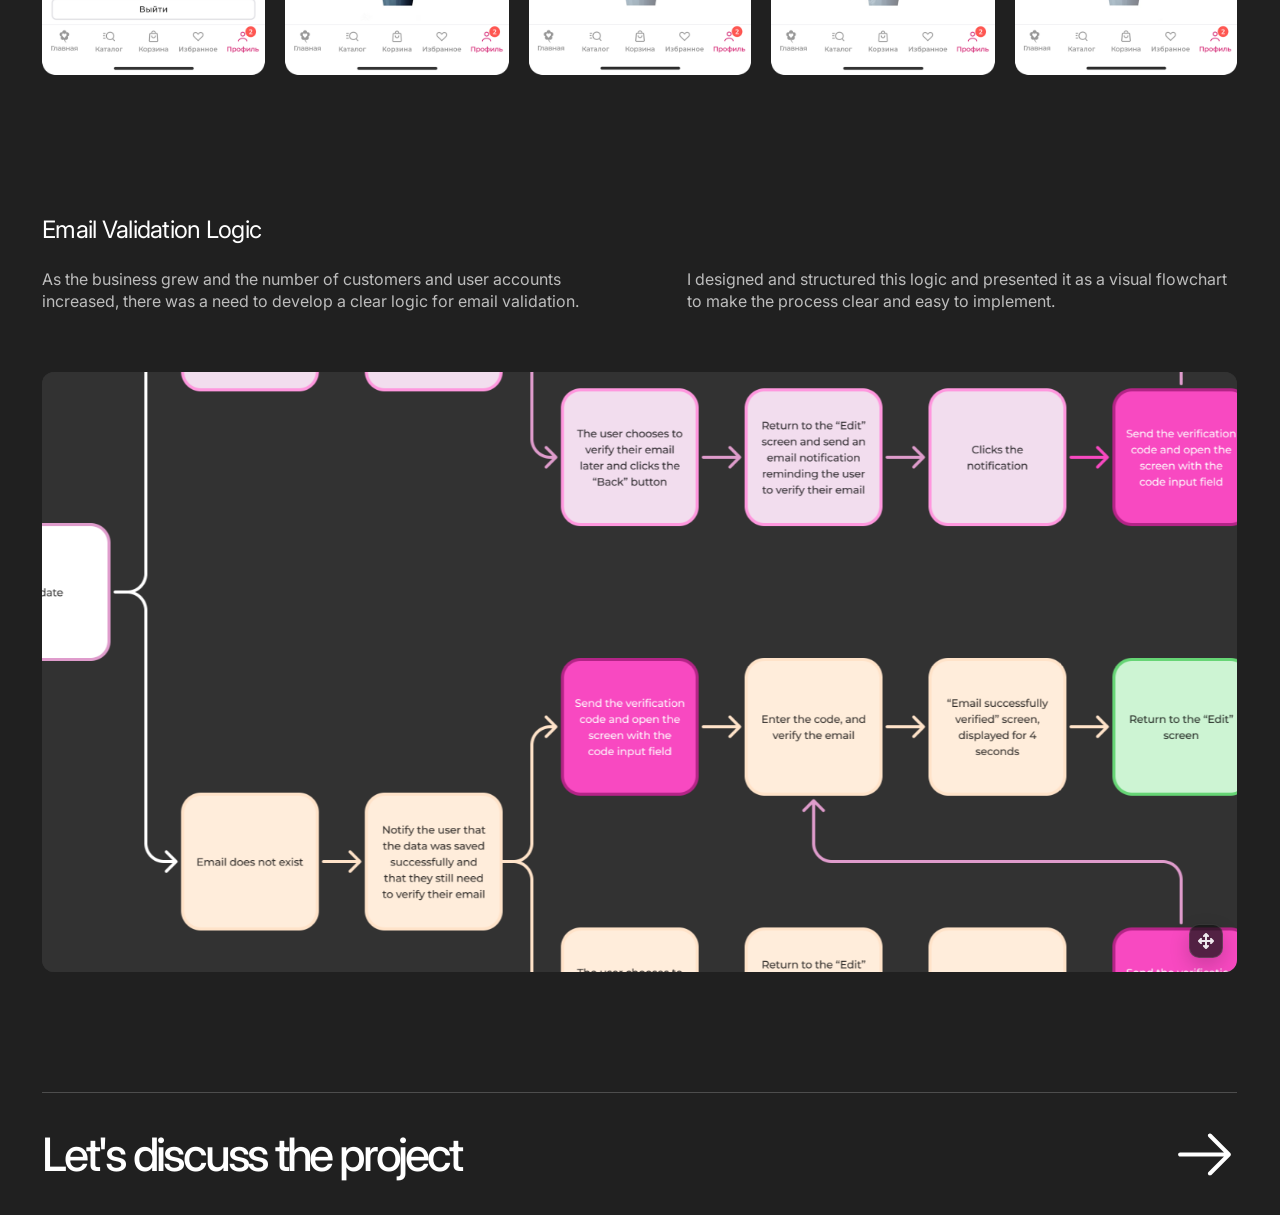
<file: russkiy-buket.html>
<!DOCTYPE html>
<html lang="en">
<head>
<meta charset="UTF-8">
<meta name="viewport" content="width=device-width, initial-scale=1">
<meta name="robots" content="noindex, nofollow">
<title>Russian Bouquet — Anastasiia Dronova</title>
<link rel="preconnect" href="https://fonts.googleapis.com">
<link rel="preconnect" href="https://fonts.gstatic.com" crossorigin>
<link href="https://fonts.googleapis.com/css2?family=Inter:wght@400;500;600&family=Manrope:wght@600&family=Onest:wght@600&display=swap" rel="stylesheet">
<link rel="stylesheet" href="styles.css">
</head>

<!--
  SCAFFOLD — not yet transcribed from Figma.

  Figma node: to be confirmed, one of 78-6505 / 78-6330 / 78-6459 / 78-6482.
  The copy, the box sizes and the vertical rhythm below are provisional.

  Filling this in:
    * --mt on each <section> is the gap above it, straight from the Figma y
      coordinates: (top of this block) − (bottom of the previous one).
    * --ar on a media box is its Figma width / height.
    * --w on a text block is the width of the Figma text frame.
    * body copy sits on a 22px line box, so a text frame's height in Figma is
      always a multiple of 22 — useful for checking the wrap matches.

  Ready-made blocks in styles.css, see it-company.html for each in context:
    .case-panel   inset #272727 panel with copy inside
    .case-steps   numbered list with hairline rules and plus icons
    .case-pairs   two-column grid of equal media boxes
    .case-cover   wide cover with an avatar hanging below it
    .case-col     two text blocks in one column, --gap between them
    .case-frame   empty white box reserved for an iframe
-->

<body class="case-page">

<div class="page">

  <!-- ================= TOP BAR ================= -->
  <header class="topbar">
    <div class="topbar__inner">
      <a class="topbar__brand" href="index.html">Anastasiia Dronova</a>
      <div class="topbar__right">
        <nav class="topbar__nav">
          <a href="index.html#what-i-do">What I do</a>
          <a href="index.html#web-portfolio">Web Portfolio</a>
          <a href="index.html#logofolio">Logofolio</a>
        </nav>
        <a class="topbar__contact" href="https://t.me/Nastuskas" target="_blank" rel="noopener noreferrer">Contact me</a>
      </div>
    </div>
  </header>

  <main class="case">

    <!-- ================= INTRO ================= -->
    <section class="case-row container" style="--mt:90px">
      <div class="case-stack">
        <h1 class="case-title">Russian Bouquet</h1>
        <div class="case-text" style="--w:548px">
          <p>
            A flower delivery company operating worldwide, with an online store and dedicated iOS and Android apps. The company also has localized international domains, including a presence in Germany.
          </p>
          <br />
          <p>
            For this company, I worked extensively on the brand identity, as well as the UX/UI design of its website and mobile applications.
          </p>
        </div>
        <div class="case-tags">
          <span class="tag" style="--tw:51px">Site</span>
          <span class="tag" style="--tw:48px">IOS</span>
          <span class="tag" style="--tw:77px">Android</span>
          <span class="tag" style="--tw:84px">Branding</span>
        </div>
      </div>
      <div class="case-ph" style="--ar:588/331" data-ph="588 × 331">
        <img src="assets/bouquet/avatar.png" alt="Russian Bouquet hero section" width="100%">
      </div>
    </section>

    <!-- ================= SECTION ================= -->
    <section class="container" style="--mt:120px">
      <div class="case-stack">
        <h2 class="case-h2">Advertising & Outdoor Materials</h2>
        <div class="case-text" style="--w:538px; padding-bottom: 40px">
          <p>Targeted advertising campaigns were launched for the company across Yandex and VK, helping to significantly attract new audiences and customers. I also created layouts for outdoor advertising, including a dynamic banner displayed on large digital screens across the city.</p>
        </div>
      </div>
      <div class="case-pairs">
      <div class="case-ph" style="--ar:588/588" data-ph="588 × 588">
        <img src="assets/bouquet/hero1.png" alt="Advertising & Outdoor Materials" class="case-ph-limited" width="100%">
      </div>
      <div class="case-ph" style="--ar:588/588" data-ph="588 × 588">
        <img src="assets/bouquet/hero2.png" alt="Advertising & Outdoor Materials" class="case-ph-limited" width="100%">
      </div>
      </div>
      <div class="case-ph" style="--ar:1195/787; margin-top: 20px" data-ph="1195 × 787">
        <img src="assets/bouquet/hero3.png" alt="Advertising & Outdoor Materials" width="100%">
      </div>
    </section>

    <!-- ================= SECTION ================= -->
    <section class="container" style="--mt:120px">
      <div class="case-stack">
        <h2 class="case-h2">Collaboration Design</h2>
        <div class="case-text" style="--w:538px; padding-bottom: 40px">
          <p>The company partners with external services to expand its loyal audience and create additional value for customers. For these collaborations, I designed banners, gift cards, and website reminders highlighting the option to split payments through partner services.</p>
        </div>
      </div>
     <div class="case-pairs">
      <div class="case-ph__with_label">
      <div class="case-ph__label">RB x Tinkoff</div>
      <div class="case-ph" style="--ar:588/382" data-ph="588 × 382">
        <img src="assets/bouquet/collab1.png" alt="Advertising & Outdoor Materials" class="case-ph-limited" width="100%">
      </div>
      </div>
      <div class="case-ph__with_label">
      <div class="case-ph__label">RB x Digift</div>
      <div class="case-ph" style="--ar:588/382" data-ph="588 × 382">
        <img src="assets/bouquet/collab2.png" alt="Advertising & Outdoor Materials" class="case-ph-limited" width="100%">
      </div>
      </div>
      </div>
    </section>
    <!-- ================= SECTION ================= -->
    <section class="container" style="--mt:120px">
      <div class="case-stack">
        <h2 class="case-h2">Office Design</h2>
        <div class="case-text" style="--w:538px; padding-bottom: 40px">
          <p>As part of the new office opening, I was responsible for adapting and coordinating the office design in line with the brand’s visual concept, which I had previously developed.</p>
        </div>
      </div>
     <div class="case-pairs">
      <div class="case-ph" style="--ar:588/382" data-ph="588 × 382">
        <img src="assets/bouquet/office1.png" alt="Advertising & Outdoor Materials" class="case-ph-limited" width="100%">
      </div>
      <div class="case-ph" style="--ar:588/382" data-ph="588 × 382">
        <img src="assets/bouquet/office2.png" alt="Advertising & Outdoor Materials" class="case-ph-limited" width="100%">
      </div>
      </div>
    </section>
    <!-- ================= SECTION ================= -->
    <section class="container" style="--mt:120px">
      <div class="case-stack">
        <h2 class="case-h2">New Website & App Pages</h2>
        <div class="case-text" style="--w:538px">
          <p>As a UX/UI designer, I introduced new features across the website and mobile applications, developing their logic, structure, and visual concepts to ensure a clear and seamless user experience.</p>
        </div>
      </div>
     <div class="case-trio">
      <div class="case-ph" style="--ar:283/613" data-ph="283 × 613">
        <img src="assets/bouquet/order1.png" alt="Advertising & Outdoor Materials" class="case-ph-limited" width="100%">
      </div>
      <div class="case-ph" style="--ar:283/613" data-ph="283 × 613">
        <img src="assets/bouquet/order2.png" alt="Advertising & Outdoor Materials" class="case-ph-limited" width="100%">
      </div>
      <div class="case-ph" style="--ar:283/613" data-ph="283 × 613">
        <img src="assets/bouquet/order3.png" alt="Advertising & Outdoor Materials" class="case-ph-limited" width="100%">
      </div>
      <div class="case-ph" style="--ar:283/613" data-ph="283 × 613">
        <img src="assets/bouquet/order4.png" alt="Advertising & Outdoor Materials" class="case-ph-limited" width="100%">
      </div>
      </div>
    </section>

    <!-- ================= SECTION ================= -->
    <section class="container" style="--mt:120px">
      <div class="case-stack">
        <h2 class="case-h2">Adding New Features</h2>
        <div class="case-text" style="--w:538px">
          <p>To improve user convenience and expand the company’s range of services, I worked together with the marketing team to introduce the option of adding complementary products to an order. This feature not only enhanced the customer experience but also directly contributed to increased company revenue.</p>
        </div>
      </div>
     <div class="case-trio">
      <div class="case-ph" style="--ar:378/818" data-ph="378 × 818">
        <img src="assets/bouquet/cart1.png" alt="Advertising & Outdoor Materials" class="case-ph-limited" width="100%">
      </div>
      <div class="case-ph" style="--ar:378/818" data-ph="378 × 818">
        <img src="assets/bouquet/cart2.png" alt="Advertising & Outdoor Materials" class="case-ph-limited" width="100%">
      </div>
      <div class="case-ph" style="--ar:378/818" data-ph="378 × 818">
        <img src="assets/bouquet/cart3.png" alt="Advertising & Outdoor Materials" class="case-ph-limited" width="100%">
      </div>
      </div>
    </section>

    <!-- ================= SECTION ================= -->
    <section class="container" style="--mt:120px">
      <div class="case-stack">
        <h2 class="case-h2">Loyalty Program Interface</h2>
        <div class="case-text" style="--w:538px">
          <p>As part of the strategy to retain new users and increase conversion, a loyalty program was introduced. The design concept is built around interactivity: the flower grows and develops as the customer progresses through different loyalty levels, creating a simple and visual way to track their status.</p>
        </div>
      </div>
     <div class="case-trio">
      <div class="case-ph" style="--ar:275/595" data-ph="275 × 595">
        <img src="assets/bouquet/loyalty1.png" alt="Advertising & Outdoor Materials" class="case-ph-limited" width="100%">
      </div>
      <div class="case-ph" style="--ar:275/595" data-ph="275 × 595">
        <img src="assets/bouquet/loyalty2.png" alt="Advertising & Outdoor Materials" class="case-ph-limited" width="100%">
      </div>
      <div class="case-ph" style="--ar:275/595" data-ph="275 × 595">
        <img src="assets/bouquet/loyalty3.png" alt="Advertising & Outdoor Materials" class="case-ph-limited" width="100%">
      </div>
      <div class="case-ph" style="--ar:275/595" data-ph="275 × 595">
        <img src="assets/bouquet/loyalty4.png" alt="Advertising & Outdoor Materials" class="case-ph-limited" width="100%">
      </div>
      <div class="case-ph" style="--ar:275/595" data-ph="275 × 595">
        <img src="assets/bouquet/loyalty5.png" alt="Advertising & Outdoor Materials" class="case-ph-limited" width="100%">
      </div>
      </div>
    </section>

    <!-- ================= EMBED SLOT ================= -->
    <section class="container" style="--mt:120px">
      <div class="case-stack">
        <h2 class="case-h2">Email Validation Logic</h2>
        <div style="display: flex; justify-content: space-between; padding-bottom: 60px">
        <div class="case-text" style="--w:550px">
          <p>As the business grew and the number of customers and user accounts increased, there was a need to develop a clear logic for email validation.</p>
        </div>
        <div class="case-text" style="--w:550px">
          <p>I designed and structured this logic and presented it as a visual flowchart to make the process clear and easy to implement.</p>
        </div>
        </div>
      </div>
      <div class="case-dragviewport" aria-label="Drag to explore the email validation design">
        <div class="case-dragviewport__track">
          <img src="assets/bouquet/dnd.png" alt="Email validation logic diagram" loading="lazy" draggable="false">
        </div>
        <div class="case-dragviewport__hint" aria-hidden="true">
          <img src="assets/icons_arrow-cross.svg" alt="" width="16" height="16">
        </div>
      </div>
    </section>

    <!-- ================= CTA ================= -->
    <section class="container" style="--mt:120px">
      <a class="cta__link" href="https://t.me/Nastuskas" target="_blank" rel="noopener noreferrer" aria-label="Contact me on Telegram">
        <div class="case-cta">
          <p class="cta__title">Let's discuss the project</p>
          <svg class="cta__arrow" viewBox="0 0 65 65" fill="none" aria-hidden="true">
            <path fill-rule="evenodd" clip-rule="evenodd" d="M31.0646 6.68958C31.4454 6.3092 31.9617 6.09554 32.5 6.09554C33.0383 6.09554 33.5546 6.3092 33.9354 6.68958L52.8938 25.6127C53.0878 25.8 53.2427 26.0241 53.3493 26.2718C53.4558 26.5196 53.512 26.7861 53.5145 27.0558C53.5169 27.3255 53.4657 27.593 53.3636 27.8427C53.2616 28.0924 53.1109 28.3192 52.9203 28.5101C52.7297 28.7009 52.5029 28.8518 52.2534 28.954C52.0038 29.0563 51.7363 29.1078 51.4666 29.1056C51.1969 29.1034 50.9303 29.0475 50.6825 28.9411C50.4346 28.8348 50.2104 28.6802 50.0229 28.4862L34.534 13.0271L34.5638 56.875C34.5645 57.4137 34.3512 57.9307 33.9707 58.3121C33.5903 58.6935 33.0739 58.9082 32.5352 58.909C31.9965 58.9097 31.4795 58.6964 31.0981 58.3159C30.7167 57.9355 30.502 57.4191 30.5013 56.8804L30.4742 13.0217L14.9771 28.489C14.7896 28.6829 14.5654 28.8375 14.3175 28.9438C14.0697 29.0502 13.8031 29.1061 13.5334 29.1083C13.2637 29.1105 12.9962 29.059 12.7466 28.9568C12.4971 28.8545 12.2703 28.7036 12.0797 28.5128C11.8891 28.322 11.7384 28.0951 11.6364 27.8454C11.5343 27.5957 11.4831 27.3282 11.4855 27.0585C11.488 26.7888 11.5442 26.5223 11.6507 26.2745C11.7573 26.0268 11.9122 25.8027 12.1062 25.6154L31.0646 6.68958Z" fill="currentColor"/>
          </svg>
        </div>
      </a>
    </section>

  </main>

</div>

<script src="drag-viewport.js"></script>
</body>
</html>
</file>
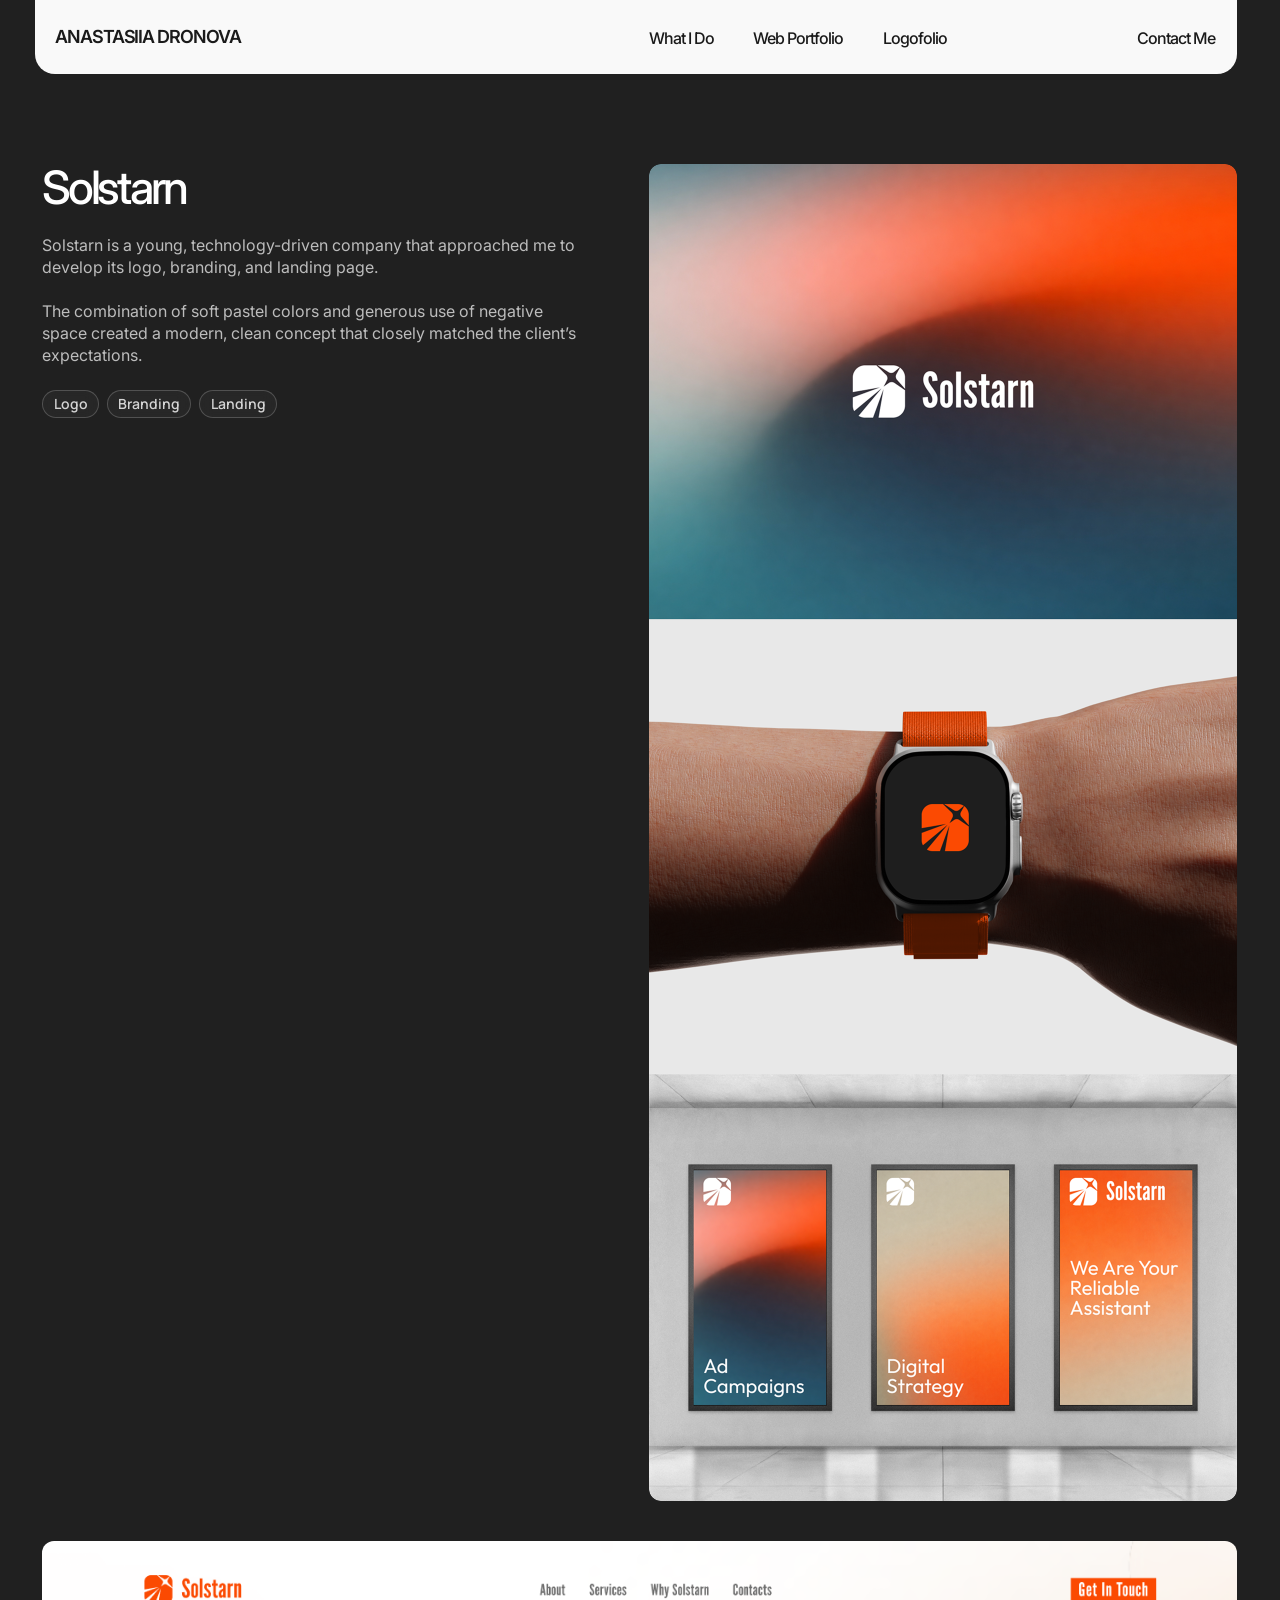
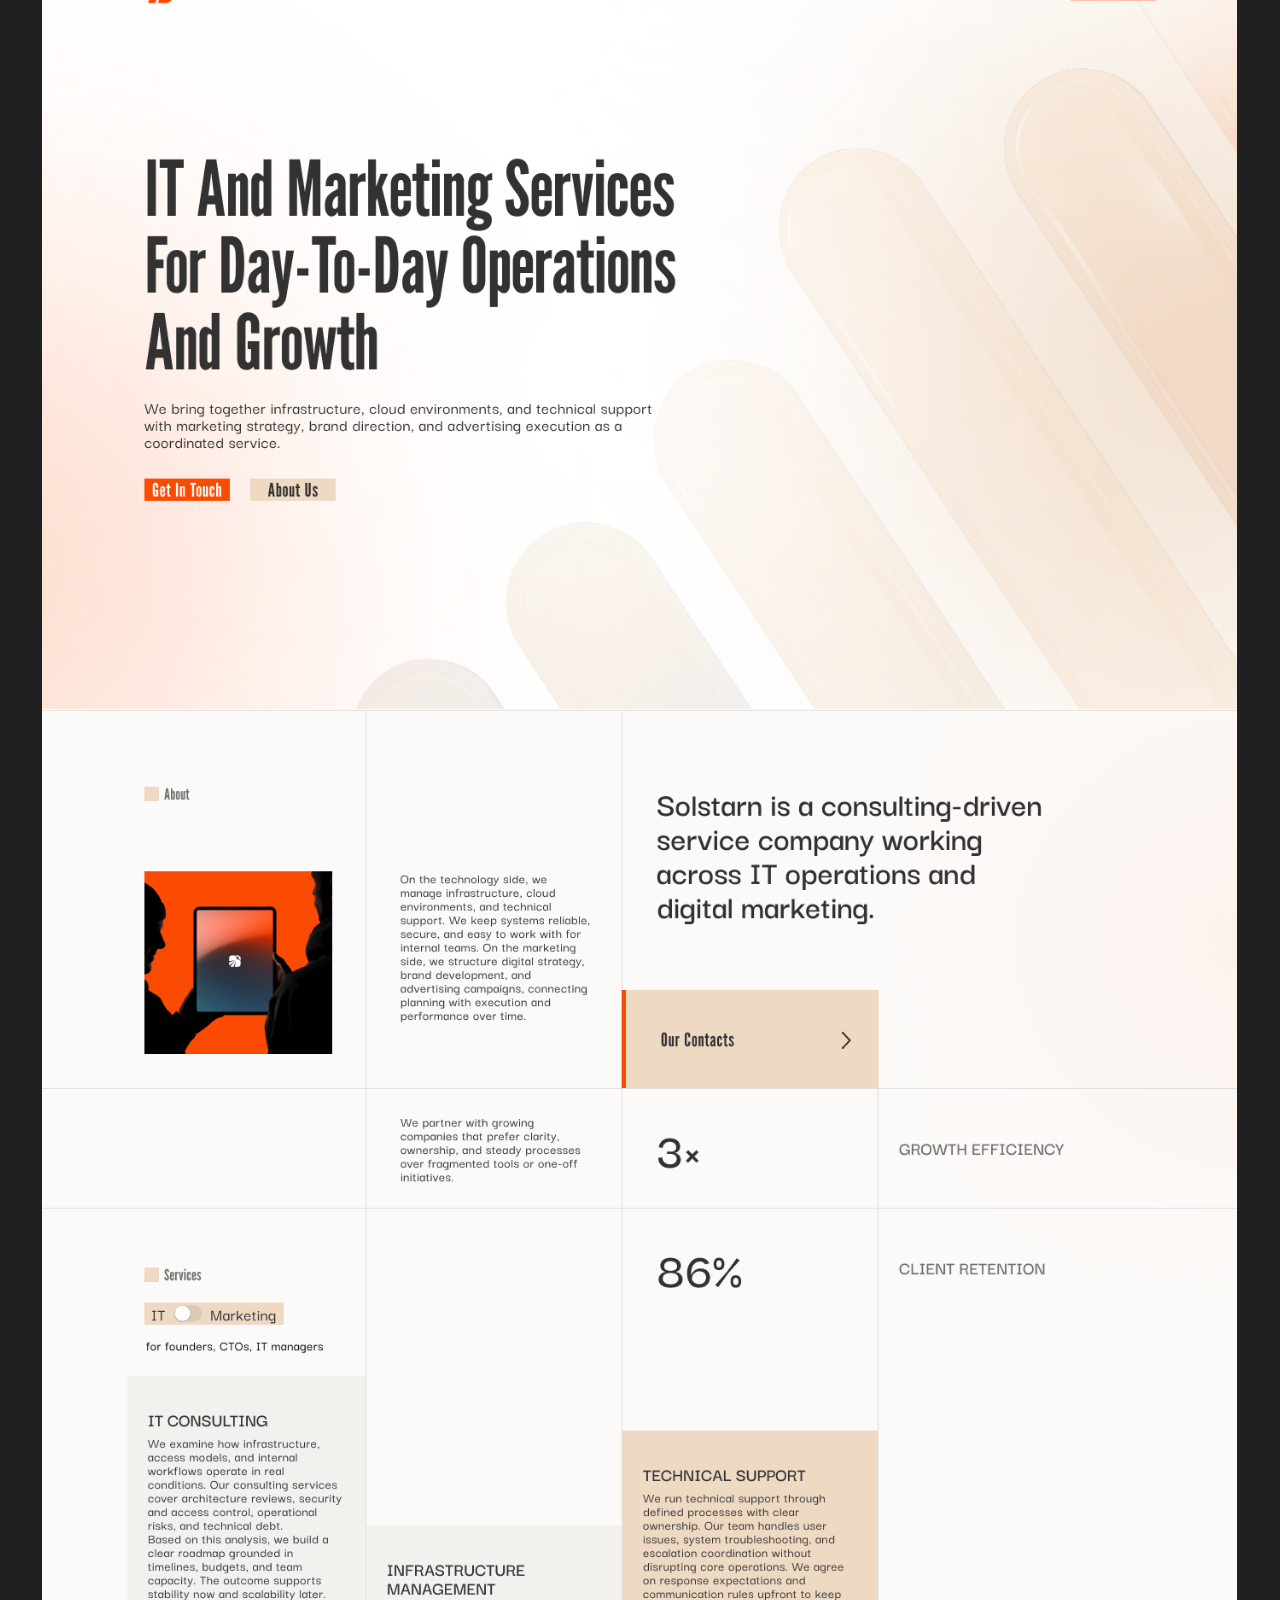
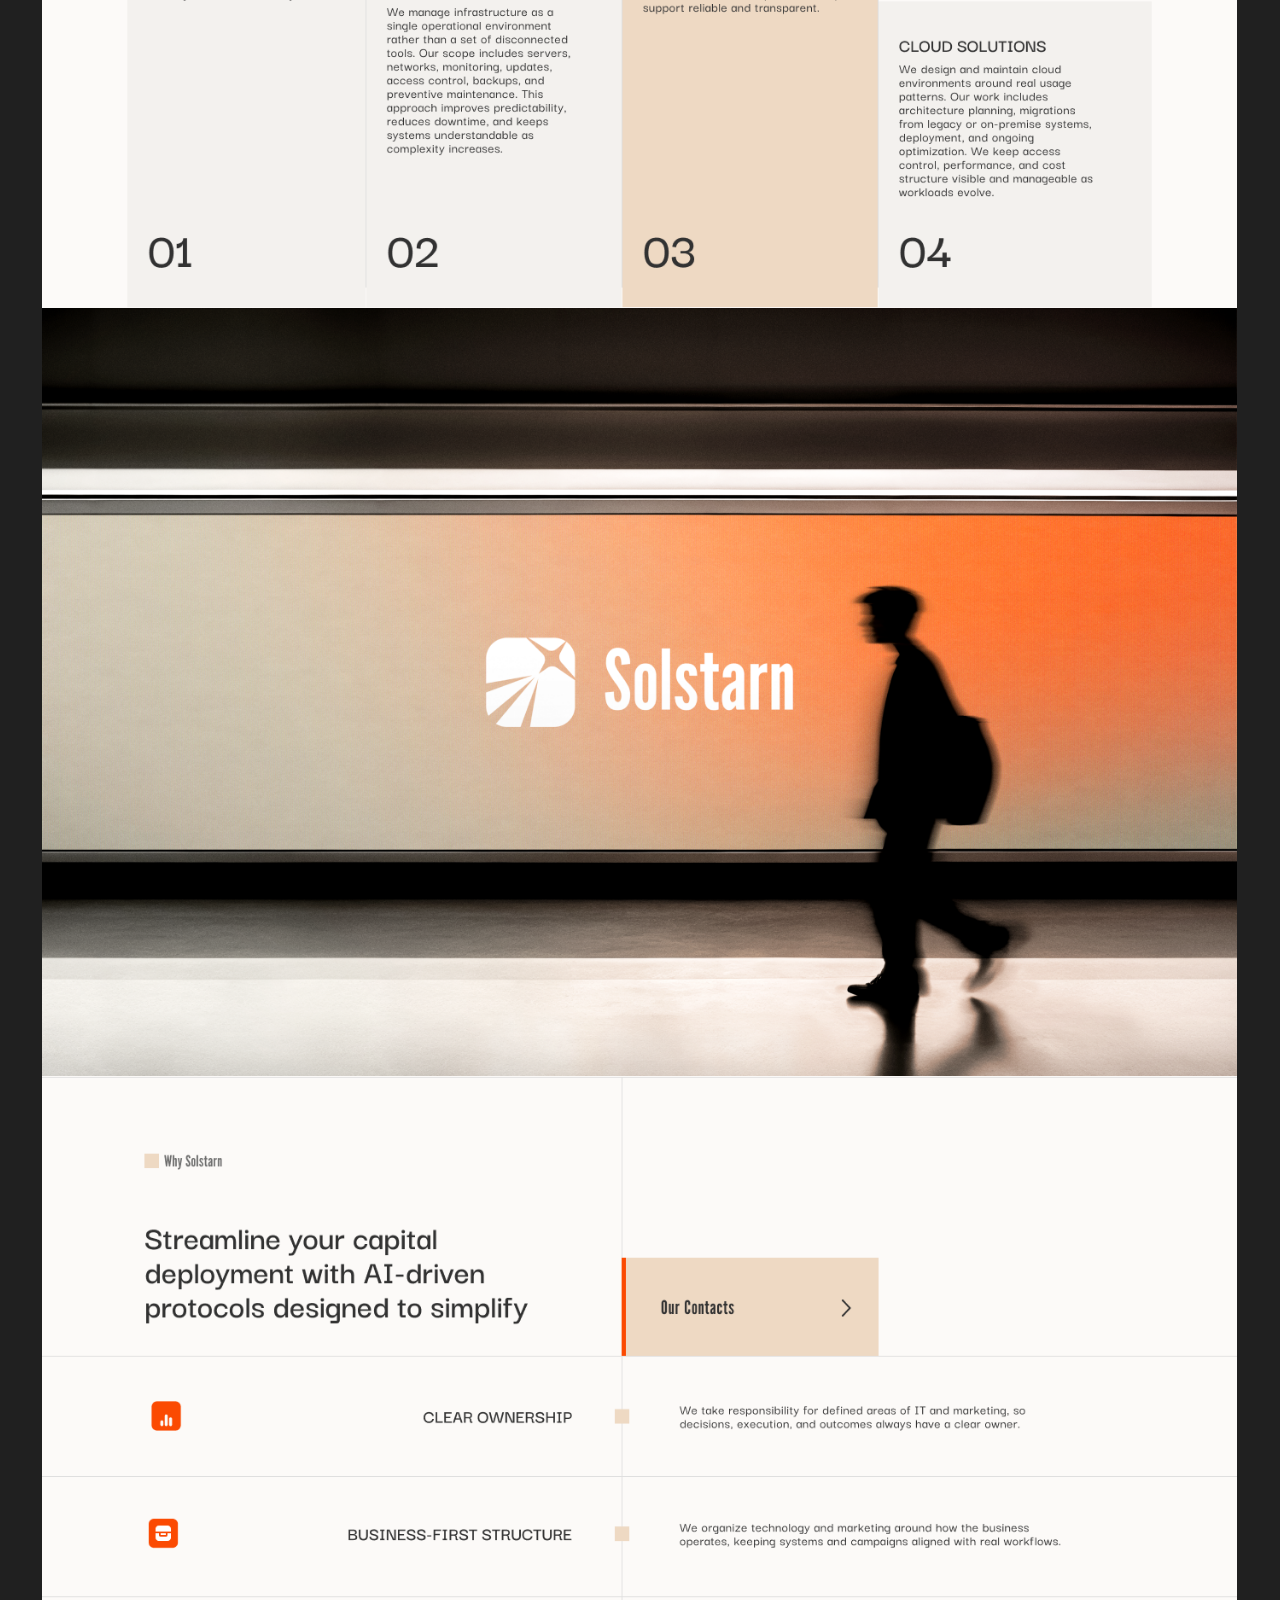
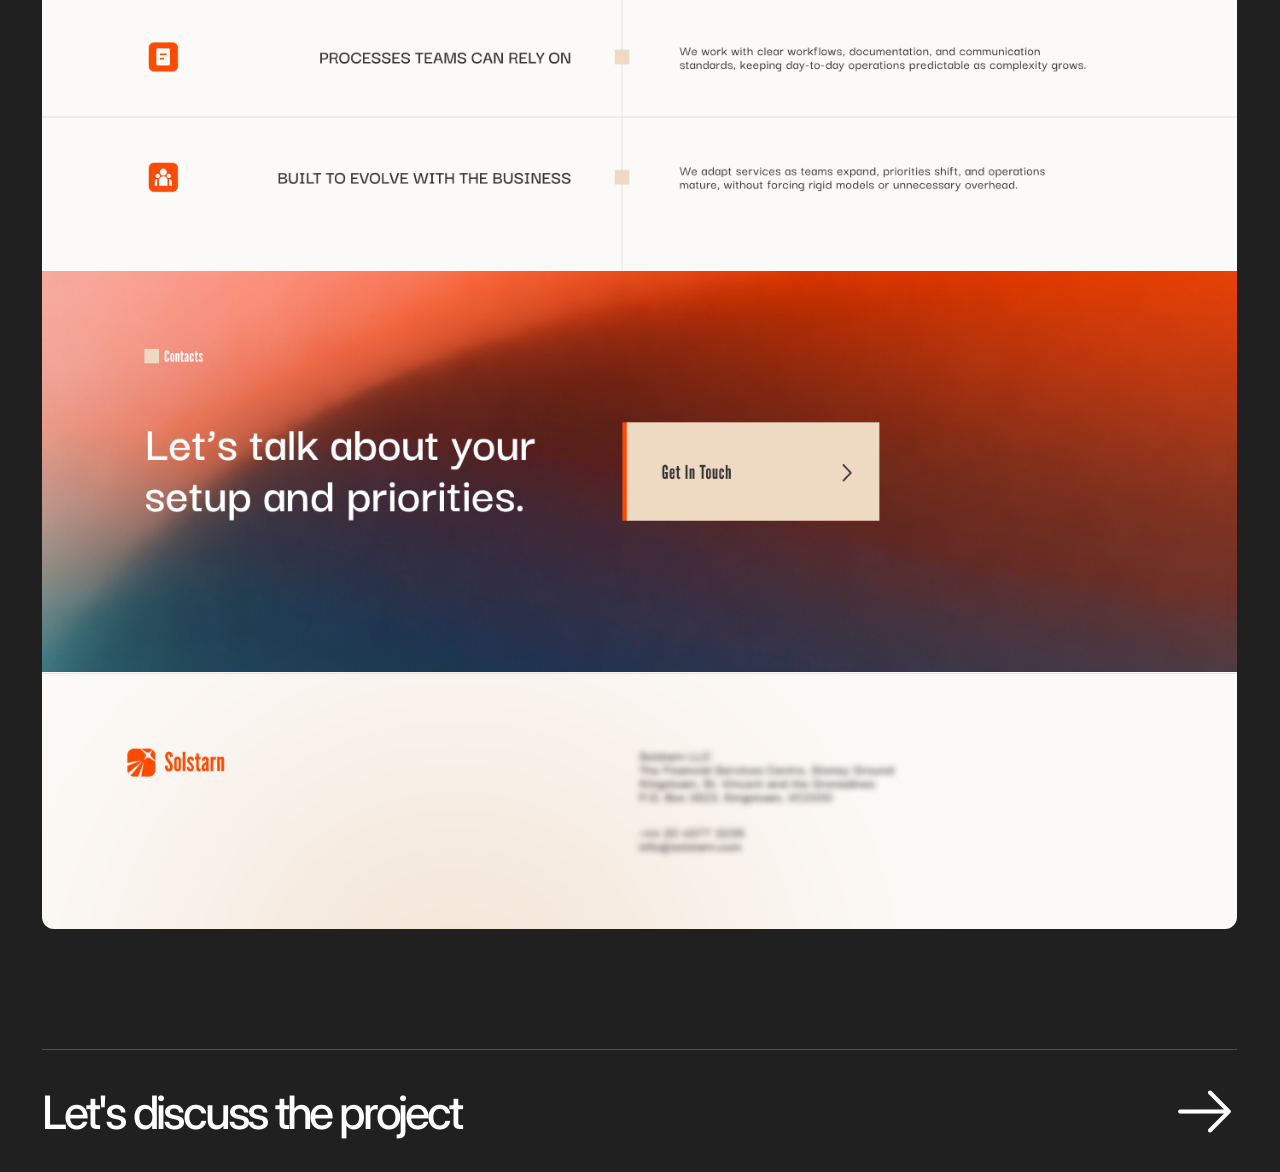
<file: solstarn.html>
<!DOCTYPE html>
<html lang="en">
<head>
<meta charset="UTF-8">
<meta name="viewport" content="width=device-width, initial-scale=1">
<meta name="robots" content="noindex, nofollow">
<title>Solstarn — Anastasiia Dronova</title>
<link rel="preconnect" href="https://fonts.googleapis.com">
<link rel="preconnect" href="https://fonts.gstatic.com" crossorigin>
<link href="https://fonts.googleapis.com/css2?family=Inter:wght@400;500;600&family=Manrope:wght@600&family=Onest:wght@600&display=swap" rel="stylesheet">
<link rel="stylesheet" href="styles.css">
</head>

<!--
  SCAFFOLD — not yet transcribed from Figma.

  Figma node: to be confirmed, one of 78-6505 / 78-6330 / 78-6459 / 78-6482.
  The copy, the box sizes and the vertical rhythm below are provisional.

  Filling this in:
    * --mt on each <section> is the gap above it, straight from the Figma y
      coordinates: (top of this block) − (bottom of the previous one).
    * --ar on a media box is its Figma width / height.
    * --w on a text block is the width of the Figma text frame.
    * body copy sits on a 22px line box, so a text frame's height in Figma is
      always a multiple of 22 — useful for checking the wrap matches.

  Ready-made blocks in styles.css, see it-company.html for each in context:
    .case-panel   inset #272727 panel with copy inside
    .case-steps   numbered list with hairline rules and plus icons
    .case-pairs   two-column grid of equal media boxes
    .case-cover   wide cover with an avatar hanging below it
    .case-col     two text blocks in one column, --gap between them
    .case-frame   empty white box reserved for an iframe
-->

<body class="case-page">

<div class="page">

  <!-- ================= TOP BAR ================= -->
  <header class="topbar">
    <div class="topbar__inner">
      <a class="topbar__brand" href="index.html">Anastasiia Dronova</a>
      <div class="topbar__right">
        <nav class="topbar__nav">
          <a href="index.html#what-i-do">What I do</a>
          <a href="index.html#web-portfolio">Web Portfolio</a>
          <a href="index.html#logofolio">Logofolio</a>
        </nav>
        <a class="topbar__contact" href="https://t.me/Nastuskas" target="_blank" rel="noopener noreferrer">Contact me</a>
      </div>
    </div>
  </header>

  <main class="case">

    <!-- ================= INTRO ================= -->
    <section class="case-row container adatavi-hero" style="--mt:90px">
      <div class="case-stack adatavi-intro">
        <h1 class="case-title">Solstarn</h1>
        <div class="case-text" style="--w:548px">
          <p>Solstarn is a young, technology-driven company that approached me to develop its logo, branding, and landing page.</p>
          <br />
          <p>The combination of soft pastel colors and generous use of negative space created a modern, clean concept that closely matched the client’s expectations.</p>
        </div>
        <div class="case-tags">
          <span class="tag" style="--tw:57px">Logo</span>
          <span class="tag" style="--tw:84px">Branding</span>
          <span class="tag" style="--tw:78px">Landing</span>
        </div>
      </div>
      <div class="case-ph" style="--ar:588/1337" data-ph="588 × 1337">
        <img src="assets/solstarn.png" alt="Solstarn landing page hero section" width="100%">
      </div>
    </section>

    <!-- ================= EMBED SLOT ================= -->
    <section class="container" style="--mt:40px">
      <div class="case-digest">
        <img src="assets/solstarn_visual/1.png" alt="Solstarn visual 1" loading="lazy">
        <img src="assets/solstarn_visual/2.png" alt="Solstarn visual 2" loading="lazy">
        <img src="assets/solstarn_visual/3.png" alt="Solstarn visual 3" loading="lazy">
        <img src="assets/solstarn_visual/4.png" alt="Solstarn visual 4" loading="lazy">
        <img src="assets/solstarn_visual/5.png" alt="Solstarn visual 5" loading="lazy">
        <img src="assets/solstarn_visual/6.png" alt="Solstarn visual 6" loading="lazy">
      </div>
    </section>

    <!-- ================= CTA ================= -->
    <section class="container" style="--mt:120px">
      <a class="cta__link" href="https://t.me/Nastuskas" target="_blank" rel="noopener noreferrer" aria-label="Contact me on Telegram">
        <div class="case-cta">
          <p class="cta__title">Let's discuss the project</p>
          <svg class="cta__arrow" viewBox="0 0 65 65" fill="none" aria-hidden="true">
            <path fill-rule="evenodd" clip-rule="evenodd" d="M31.0646 6.68958C31.4454 6.3092 31.9617 6.09554 32.5 6.09554C33.0383 6.09554 33.5546 6.3092 33.9354 6.68958L52.8938 25.6127C53.0878 25.8 53.2427 26.0241 53.3493 26.2718C53.4558 26.5196 53.512 26.7861 53.5145 27.0558C53.5169 27.3255 53.4657 27.593 53.3636 27.8427C53.2616 28.0924 53.1109 28.3192 52.9203 28.5101C52.7297 28.7009 52.5029 28.8518 52.2534 28.954C52.0038 29.0563 51.7363 29.1078 51.4666 29.1056C51.1969 29.1034 50.9303 29.0475 50.6825 28.9411C50.4346 28.8348 50.2104 28.6802 50.0229 28.4862L34.534 13.0271L34.5638 56.875C34.5645 57.4137 34.3512 57.9307 33.9707 58.3121C33.5903 58.6935 33.0739 58.9082 32.5352 58.909C31.9965 58.9097 31.4795 58.6964 31.0981 58.3159C30.7167 57.9355 30.502 57.4191 30.5013 56.8804L30.4742 13.0217L14.9771 28.489C14.7896 28.6829 14.5654 28.8375 14.3175 28.9438C14.0697 29.0502 13.8031 29.1061 13.5334 29.1083C13.2637 29.1105 12.9962 29.059 12.7466 28.9568C12.4971 28.8545 12.2703 28.7036 12.0797 28.5128C11.8891 28.322 11.7384 28.0951 11.6364 27.8454C11.5343 27.5957 11.4831 27.3282 11.4855 27.0585C11.488 26.7888 11.5442 26.5223 11.6507 26.2745C11.7573 26.0268 11.9122 25.8027 12.1062 25.6154L31.0646 6.68958Z" fill="currentColor"/>
          </svg>
        </div>
      </a>
    </section>

  </main>

</div>

</body>
</html>
</file>
<file: styles.css>
/* =========================================================
   Anastasiia Dronova — portfolio page
   Figma: dictionary / node 78:7311

   Desktop-first. The base layer reproduces the Figma frame
   (1280 × 3303) pixel for pixel; the media queries below take
   over on narrower viewports. Letter-spacing is written in `em`
   so the Figma tracking stays correct at any font size.
   ========================================================= */

*,
*::before,
*::after { box-sizing: border-box; }

body {
  margin: 0;
  background: #fff;
  color: #1a1a1a;
  font-family: Inter, "Helvetica Neue", Arial, sans-serif;
  -webkit-font-smoothing: antialiased;
  -moz-osx-font-smoothing: grayscale;
  font-kerning: normal;
}

p, h1, h2, h3 { margin: 0; }
a { text-decoration: none; color: inherit; }

.page {
  max-width: 1280px;
  margin: 0 auto;
}

.container {
  padding-left: 42px;
  padding-right: 43px;
}

/* ---------- image placeholders ---------- */

.ph {
  position: absolute;
  display: flex;
  align-items: center;
  justify-content: center;
  overflow: hidden;
  background: #e9e9e9;
  box-shadow: inset 0 0 0 1px #c7c7c7;
  color: #9a9a9a;
  font: 400 12px/1 ui-monospace, SFMono-Regular, Menlo, Consolas, monospace;
  letter-spacing: 0;
  text-transform: none;
  white-space: nowrap;
}

.ph--dark {
  background: #1f1f1f;
  box-shadow: inset 0 0 0 1px #3d3d3d;
  color: #6e6e6e;
}

/* =========================================================
   TOP BAR
   ========================================================= */

/* the colour is pinned because the case pages invert the page text to white */
.topbar {
  position: static;
  z-index: 20;
  height: 74px;
  margin: 0 43px 0 35px;
  border-radius: 0 0 20px 20px;
  background: #f9f9f9;
  color: #1a1a1a;
}

.topbar--home {
  position: sticky;
  top: 0;
}

.topbar__inner {
  position: relative;
  height: 100%;
  padding: 0 19px 0 20px;
}

/* the wrapper is transparent here — nav and contact keep the exact Figma
   offsets; it only becomes a real box once the layout goes fluid */
.topbar__right { display: contents; }

.topbar__brand,
.topbar__nav,
.topbar__contact {
  position: absolute;
}

.topbar__brand {
  left: 20px;
  top: 26px;
  font-weight: 600;
  font-size: 18px;
  line-height: normal;
  letter-spacing: -0.06em;
  text-transform: uppercase;
  white-space: nowrap;
}

/* the three links sit on measured offsets rather than on a gap, because
   browser text advances differ slightly from Figma's reported widths */
.topbar__nav {
  left: 614px;
  top: 28px;
  width: 298px;
  height: 19px;
}

.topbar__nav a { position: absolute; top: 0; }

.topbar__nav a:nth-child(1) { left: 0; }
.topbar__nav a:nth-child(2) { left: 104px; }
.topbar__nav a:nth-child(3) { left: 234px; }

.topbar__nav a,
.topbar__contact {
  font-weight: 500;
  font-size: 16px;
  line-height: normal;
  letter-spacing: -0.06em;
  text-transform: capitalize;
  white-space: nowrap;
}

.topbar__contact { left: 1102px; top: 28px; }

/* =========================================================
   HERO
   ========================================================= */

.hero {
  display: grid;
  grid-template-columns: 587px 588px;
  column-gap: 20px;
  align-items: start;
}

.hero__text { padding-top: 105px; }

.hero__title {
  max-width: 562px;
  font-weight: 500;
  font-size: 115px;
  line-height: 1;
  letter-spacing: -0.07em;
}

.hero__lead {
  max-width: 548px;
  margin-top: 24px;
  font-weight: 500;
  font-size: 20px;
  line-height: 1.2;
  color: rgba(26, 26, 26, .7);
}

.hero__actions {
  display: flex;
  margin-top: 32px;
}

.btn {
  display: flex;
  flex: none;
  align-items: center;
  justify-content: center;
  height: 44px;
  border: 1px solid #242424;
  background: #242424;
  color: #fff;
}

.btn--pill {
  width: 166px;
  padding: 0 24px;
  border-radius: 36px;
  font-weight: 400;
  font-size: 20px;
  line-height: 20px;
  text-transform: capitalize;
  white-space: nowrap;
}

.btn--round {
  width: 44px;
  margin-left: -2px;
  border-radius: 50%;
}

.icon-arrow-diag {
  width: 30px;
  height: 30px;
  transition: rotate .2s;
}

.icon-arrow-diag:hover {
  rotate: 45deg;
}

/* --- portrait block --- */

.hero__visual {
  position: relative;
  margin-top: 73px;
  aspect-ratio: 588 / 437;
  border-radius: 32px;
  background: #000;
  overflow: hidden;
}

.hero__ring {
  position: absolute;
  aspect-ratio: 1;
  border-radius: 50%;
}

.hero__ring--outer {
  left: -11.7347%;
  top: 6.1785%;
  width: 123.6395%;
  background: #1c1c1c;
}

.hero__ring--inner {
  left: 3.5714%;
  top: 29.5195%;
  width: 92.8571%;
  background: #262626;
}

.hero__photo {
  left: 14.2857%;
  top: 0;
  width: 100%;
  align-items: flex-start;
  background: rgba(255, 255, 255, .06);
  box-shadow: inset 0 0 0 1px rgba(255, 255, 255, .16);
}

/* =========================================================
   ABOUT
   ========================================================= */

.about {
  display: grid;
  grid-template-columns: 587px 588px;
  column-gap: 20px;
  align-items: start;
}

.about__intro { padding-top: 120px; }

.eyebrow {
  font-weight: 500;
  font-size: 20px;
  line-height: 1.2;
  letter-spacing: -0.03em;
  color: #cecece;
}

.section-title {
  max-width: 562px;
  font-weight: 500;
  font-size: 60px;
  line-height: 1;
  letter-spacing: -0.07em;
}

.about__intro .section-title { margin-top: 26px; }

.lead {
  max-width: 548px;
  margin-top: 24px;
  font-weight: 500;
  font-size: 20px;
  line-height: 1.2;
  color: rgba(26, 26, 26, .7);
}

/* --- numbers --- */

.stats {
  display: flex;
  gap: 82px;
  margin-top: 70px;
}

.stat--sm { width: 82px; }
.stat--lg { width: 149px; text-align: center; }

.stat__label {
  margin-bottom: 9px;
  font-weight: 500;
  font-size: 20px;
  line-height: 1.2;
  letter-spacing: -0.03em;
  color: rgba(26, 26, 26, .3);
}

.stat__rule {
  display: block;
  height: 1px;
  margin-bottom: 10px;
  background: #d6d6d6;
}

.stat__value {
  font-weight: 500;
  font-size: 40px;
  line-height: 1;
  letter-spacing: -0.07em;
  color: #242424;
}

/* --- services accordion --- */

.services { padding-top: 168px; }

.services__item {
  padding-bottom: 23px;
  border-bottom: 1px solid #e2e2e2;
}

.services__item + .services__item { margin-top: 24px; }

.services__row {
  cursor: pointer;
  display: flex;
  align-items: center;
  justify-content: space-between;
  gap: 9px;
  height: 36px;
}

.services__name {
  font-weight: 500;
  font-size: 28px;
  line-height: 1.2;
  letter-spacing: -0.03em;
}

.services__desc {
  padding-top: 16px;
  line-height: 1.4;
  padding-right: 46px;
  height: fit-content;
  color: #1A1A1A;
  transition: height .5s, opacity .5s;
  opacity: 0.7;
}

.services__desc_hidden {
  display: none;
  padding-top: 0;
  opacity: 0;
}

.icon-plus {
  flex: none;
  width: 36px;
  height: 36px;
  transition: transform 0.2s ease;
}

.icon-plus path {
  transition: opacity 0.2s ease, transform 0.2s ease;
  transform-origin: center;
}

.services__row.is-open .icon-plus {
  width: 36px;
  height: 2px;
  background-image: url("assets/minus.svg");
  background-repeat: no-repeat;
  background-position: center;
  background-size: 100% 100%;
}

.services__row.is-open .icon-plus path {
  display: none;
}

/* =========================================================
   WORK
   ========================================================= */

.work { padding-top: 120px; }

.work .section-title { margin-top: 24px; }
.work .section-title--logo { margin-top: 120px; }

/* --- project cards --- */

.cards {
  display: grid;
  grid-template-columns: 587px 587px;
  column-gap: 20px;
  row-gap: 40px;
  margin-top: 60px;
}

.card_0 {
  position: relative;
  aspect-ratio: 587 / 360;
  border-radius: 32px;
  overflow: hidden;
  background: #000;
  cursor: pointer;
}

.card {
  position: relative;
  aspect-ratio: 587 / 360;
  border-radius: 32px;
  overflow: hidden;
  background: #000;
  cursor: pointer;
}

.card__link {
  aspect-ratio: 587 / 360;
  display: block;
  width: 100%;
  height: 100%;
  color: inherit;
  text-decoration: none;
}

.card::after {
  content: "";
  pointer-events: none;
  position: absolute;
  left: 0;
  right: 0;
  bottom: 0;
  height: 137px;
  background: linear-gradient(to top, #000 0%, rgba(0, 0, 0, 0) 100%);
}

.card--light { background: #f7f5fb; }

.card__media {
  position: absolute;
  inset: 0;
  overflow: hidden; /* the Solstarn stage is taller than the artwork box */
}

.card__body {
  z-index: 1;
  position: absolute;
  left: 22px;
  right: 22px;
  bottom: 30px;
}

.card__art {
  left: 0;
  top: 0;
  width: 100%;
  height: 100%;
}

.card__art--wide {
  left: -12.4361%;
  width: 124.8722%;
}

.card__art__img {
  width: 100%;
}

.card__fade {
  position: absolute;
  left: 0;
  right: 0;
  bottom: 0;
  height: 137px;
  background: linear-gradient(to top, #000 0%, rgba(0, 0, 0, 0) 100%);
}

.card__title {
  margin-bottom: 10.4px;
  font-weight: 500;
  font-size: 28px;
  line-height: 1.2;
  letter-spacing: -0.03em;
  color: #fff;
  white-space: nowrap;
}

.card--light .card__title { color: #15034c; }

.card__tags {
  display: flex;
  align-items: center;
  gap: 8px;
}

.tag {
  display: flex;
  flex: none;
  align-items: center;
  justify-content: center;
  width: var(--tw, auto);
  height: 28px;
  padding: 4px 12px;
  border: 1px solid rgba(255, 255, 255, .2);
  border-radius: 36px;
  background: rgba(220, 217, 255, .1);
  -webkit-backdrop-filter: blur(6.65px);
  backdrop-filter: blur(6.65px);
  overflow: hidden;
  font-family: Manrope, Inter, sans-serif;
  font-weight: 600;
  font-size: 14px;
  line-height: 20px;
  font-feature-settings: "lnum" 1, "pnum" 1;
  color: rgba(255, 255, 255, .8);
  white-space: nowrap;
}

.card--light .tag {
  border-color: rgba(21, 3, 76, .2);
  background: rgba(21, 3, 76, 0);
  color: rgba(21, 3, 76, .8);
}

/* IT Company — gradient badge */
.pill {
  position: absolute;
  left: 18.7394%;
  top: 41.3889%;
  display: flex;
  align-items: center;
  justify-content: center;
  width: 367px;
  max-width: calc(100% - 44px);
  height: 62px;
  padding: 0 20px;
  border-radius: 61px;
  background: linear-gradient(90deg, #9361ff 0%, #ef278a 50%, #ff6101 100%);
  box-shadow: 9.71px 9.71px 13.594px rgba(255, 97, 1, .19);
  font-family: Onest, Inter, sans-serif;
  font-weight: 600;
  font-size: 33px;
  line-height: 1.4;
  color: #fff;
  white-space: pre;
}

/* Solstarn — photo stage + watch face */
.solstarn__stage {
  position: absolute;
  left: 0;
  top: 0;
  width: 100%;
  height: 115.9506%;
  overflow: hidden;
  background: #f0f0f0;
}

.solstarn__photo {
  left: 0;
  top: -13.4159%;
  width: 100%;
  height: 105.4093%;
  align-items: flex-start;
  padding-top: 17%;
}

.solstarn__watch {
  position: absolute;
  left: 40.8859%;
  top: 22.0405%;
  width: 18.9097%;
  height: 31.6224%;
  border-radius: 34px;
  background: #1e1e1e;
}

.solstarn__mark {
  left: 46.6780%;
  top: 32.5810%;
  width: 7.3254%;
  height: 10.5409%;
  font-size: 9px;
}

/* Adatavi — headline banner */
.adatavi__banner {
  left: 17.7172%;
  top: 40%;
  width: 64.7359%;
  height: 14.4444%;
}

/* --- logo grid --- */

.logogrid {
  display: grid;
  grid-template-columns: 299px 299px 299px 298px;
  grid-template-rows: 183px 182px;
  margin-top: 60px;
}

.logogrid__cell {
  display: flex;
  align-items: center;
  justify-content: center;
  min-width: 0;
}

/* dividers are drawn as inset shadows so they cost no layout space and the
   cells keep the exact 299 / 183 geometry of the Figma grid */
.logogrid__cell:not(:nth-child(4n + 1)) { box-shadow: inset 1px 0 0 #e2e2e2; }
.logogrid__cell:nth-child(-n + 4)       { box-shadow: inset 0 -1px 0 #e2e2e2; }
.logogrid__cell:nth-child(-n + 4):not(:nth-child(4n + 1)) {
  box-shadow: inset 1px 0 0 #e2e2e2, inset 0 -1px 0 #e2e2e2;
}

/* --lw / --lh are unitless so they can feed both calc() and aspect-ratio */
.logo {
  position: relative;
  width: calc(var(--lw) * 1px);
  height: calc(var(--lh) * 1px);
  max-width: 100%;
}

/* =========================================================
   CTA
   ========================================================= */

.cta {
  cursor: pointer;
  display: flex;
  align-items: center;
  justify-content: space-between;
  gap: 24px;
  height: 123px;
  margin-top: 63px;
  padding: 0 44px 0 42px;
  background: #202020;
}

.cta__link {
  display: block;
  width: 100%;
  color: inherit;
  text-decoration: none;
}

.cta__container {
  display: flex;
  padding-left: 42px;
  padding-right: 43px;
  width: 100%;
  justify-content: space-between;
  align-items: center;
  max-width: 1280px;
  margin: 0 auto;
}

.cta__title {
  margin-bottom: 1px; /* nudges the flex-centred baseline onto Figma's y = 38 */
  font-weight: 500;
  font-size: 46px;
  line-height: 1;
  letter-spacing: -0.07em;
  color: #fff;
}

/* the Figma asset is an up arrow that the design turns on its side */
.cta__arrow {
  padding-left: 0;
  transition: padding .8s;
  flex: none;
  width: 65px;
  height: 65px;
  color: #fff;
  transform: rotate(90deg);
}

/* =========================================================
   CASE STUDY PAGES
   Dark canvas on the same 587 / 588 grid as the home page.
   Vertical rhythm is driven by a per-section --mt so the
   scaled-down spacing on small screens stays proportional.
   ========================================================= */

body.case-page {
  background: #202020;
  color: #fff;
}

/* flow-root so the first section's margin stays inside the element */
.case { display: flow-root; }

.case > * { margin-top: var(--mt, 120px); }

.case-row {
  display: grid;
  grid-template-columns: 587px 588px;
  column-gap: 20px;
  align-items: start;
}

/* several rows start their right-hand column below the left one */
.case-row__late { padding-top: 53px; }

.case-stack > * + * { margin-top: 24px; }

.case-title {
  max-width: 562px;
  font-weight: 500;
  font-size: 46px;
  line-height: 1;
  letter-spacing: -0.07em;
}

.case-h2 {
  max-width: 562px;
  font-weight: 400;
  font-size: 24px;
  line-height: normal;
  letter-spacing: -0.03em;
}

/* Figma sets this copy on a 22px line box — not 16 × 1.4 — and every text
   frame in the file measures an exact multiple of 22 */
.case-text {
  max-width: min(var(--w, 548px), 100%);
  font-size: 16px;
  line-height: 22px;
  color: rgba(255, 255, 255, .7);
}

.case-text strong { font-weight: 600; color: #fff; }

/* a blank line inside a Figma text frame is a real, empty 22px line */
.case-text p + p { margin-top: 22px; }

.case-tags {
  display: flex;
  align-items: center;
  gap: 8px;
}

.case .tag { background: rgba(255, 255, 255, .03); }

/* a column holding two text blocks that line up with a tall neighbour */
.case-col > * + * { margin-top: var(--gap, 64px); }

/* ---------- media boxes ---------- */

/* stand-in for artwork; --ar carries the Figma aspect ratio so the box keeps
   its proportions once the columns go fluid */
.case-ph {
  position: relative;
  display: flex;
  align-items: center;
  justify-content: center;
  aspect-ratio: var(--ar);
  border-radius: 12px;
  overflow: hidden;
  font: 400 12px/1 ui-monospace, SFMono-Regular, Menlo, Consolas, monospace;
}

.case-ph__img {
  width: 100%;
}

.case-ph__with_label {
  display: block;
  border-top-left-radius: 0;
  border-top-right-radius: 0;
}

.case-ph__label {
  padding-bottom: 24px;
  font-size: 18px;
  font-family: Inter;
  letter-spacing: -0.03em;
}

.case-trio {
  padding-bottom: 20px;
  padding-top: 40px;
  display: flex;
  gap: 20px;
}

.case-ph-limited {
  max-width: 588px;
}

/* reserved for a future <iframe> — deliberately left empty */
.case-frame {
  aspect-ratio: var(--ar);
  border-radius: 12px;
}

.case-dragviewport {
  position: relative;
  width: 100%;
  height: 600px;
  border-radius: 12px;
  overflow: hidden;
  background: #323232;
  cursor: grab;
  touch-action: none;
  user-select: none;
}

.case-dragviewport.is-dragging {
  cursor: grabbing;
}

.case-dragviewport__track {
  position: absolute;
  inset: 0;
  display: flex;
  align-items: center;
  justify-content: center;
  will-change: transform;
  transition: transform .08s ease-out;
}

.case-dragviewport__track img {
  display: block;
  width: 180%;
  max-width: none;
  height: 100%;
  object-fit: contain;
  pointer-events: none;
  user-select: none;
  -webkit-user-drag: none;
}

.case-dragviewport__hint {
  position: absolute;
  right: 14px;
  bottom: 14px;
  display: flex;
  align-items: center;
  justify-content: center;
  width: 34px;
  height: 34px;
  border-radius: 10px;
  background: rgba(18, 18, 18, 0.72);
  border: 1px solid rgba(255, 255, 255, 0.12);
  color: rgba(255, 255, 255, 0.8);
  box-shadow: 0 8px 20px rgba(0, 0, 0, 0.18);
  pointer-events: none;
}

.case-dragviewport__hint img {
  display: block;
  width: 16px;
  height: 16px;
  opacity: 0.9;
}

.case-digest {
  display: grid;
  border-radius: 12px;
  overflow: hidden;
  gap: 0;
}

.case-digest--scroll {
  max-height: 600px;
  overflow-y: auto;
  overflow-x: hidden;
  scrollbar-width: thin;
  scrollbar-color: rgba(255, 255, 255, 0.3) transparent;
}

.case-digest--scroll img {
  display: block;
  width: 100%;
  height: auto;
  margin: 0;
  flex-shrink: 0;
}

.case-digest img {
  display: block;
  width: 100%;
  height: auto;
  margin: 0;
}

/* a wide cover with a rounded avatar hanging below it; the padding is a
   percentage so the overhang scales with the box */
.case-cover { position: relative; }

/* the percentages are read off the whole cover box, overhang included */
.case-cover__avatar {
  position: absolute;
  left: 8.75%;
  top: 54.1914%;
  width: 16%;
  aspect-ratio: 1;
  border: 3px solid #fff;
  border-radius: 12px;
}

/* pairs of equal media boxes, e.g. presentation spreads */
.case-pairs {
  display: grid;
  grid-template-columns: 1fr 1fr;
  gap: 20px;
}

/* ---------- numbered step list ---------- */

.case-steps {
  display: flex;
  flex-direction: column;
}

.case-steps__row {
  margin-top: 8px;
  display: flex;
  align-items: center;
  justify-content: space-between;
  gap: 9px;
  height: 36px;
  cursor: pointer;
}

.case-steps__name {
  font-weight: 500;
  font-size: 18px;
  line-height: 1.2;
  letter-spacing: -0.03em;
}

.case-steps__desc {
  margin: 0;
  line-height: 1.4;
  color: rgba(255, 255, 255, .70);
}

.case-steps__desc_hidden {
  display: none;
  padding-top: 0;
}

.case-steps__row.is-open .icon-plus {
  width: 36px;
  height: 2px;
  background-image: url("assets/minus_white.svg");
  background-repeat: no-repeat;
  background-position: center;
  background-size: 100% 100%;
}

.case-steps__row.is-open .icon-plus path {
  display: none;
}

/* Adatavi hero intro sticks until the next section begins */
.adatavi-hero {
  align-items: flex-start;
}

.adatavi-intro {
  position: sticky;
  top: 104px;
  align-self: flex-start;
}

@media (max-width: 1023px) {
  .adatavi-intro {
    position: static;
    top: auto;
  }
}

/* the rule is drawn on top of its own box so it costs no vertical space,
   exactly like the zero-height lines in the Figma frame */
.case-steps__rule {
  height: 1px;
  margin-top: 7px;
  background: rgba(255, 255, 255, .2);
}

/* ---------- inset panel ---------- */

.case-panel {
  aspect-ratio: 1195 / 590;
  padding: 40px;
  border-radius: 12px;
  overflow: hidden;
  background: #272727;
}

/* ---------- closing call to action ---------- */

.case-cta {
  display: flex;
  align-items: center;
  justify-content: space-between;
  gap: 24px;
  padding: 29px 0 28px;
  border-top: 1px solid rgba(255, 255, 255, .2);
}

.case-cta .cta__title { margin-bottom: 0; }

/* =========================================================
   ≤ 1279 — fluid columns and fluid type
   ========================================================= */

@media (max-width: 1279px) {

  .hero,
  .about  { grid-template-columns: 1fr 1fr; }
  .cards  { grid-template-columns: 1fr 1fr; }

  .logogrid {
    grid-template-columns: repeat(4, 1fr);
    grid-template-rows: auto auto;
  }

  .logogrid__cell { padding: 32px 12px; }

  .logo {
    width: min(calc(var(--lw) * 1px), 100%);
    height: auto;
    aspect-ratio: var(--lw) / var(--lh);
  }

  /* Two columns matching the page grid, so the nav always starts exactly at
     the right-hand column. The 13px is the offset between the top bar's inset
     (35px) and the container's (42px) once both halves are resolved. */
  .topbar__inner {
    display: grid;
    grid-template-columns: calc(50% + 13px) 1fr;
    align-items: center;
  }

  .topbar__brand,
  .topbar__nav,
  .topbar__nav a,
  .topbar__contact {
    position: static;
    top: auto;
    left: auto;
  }

  .topbar__right {
    display: flex;
    align-items: center;
    justify-content: space-between;
    gap: 16px;
    min-width: 0;
  }

  .topbar__nav {
    display: flex;
    width: auto;
    height: auto;
    gap: clamp(16px, 2.9vw, 37px);
  }

  /* fluid type */
  .hero__title     { font-size: clamp(48px, 9vw, 115px); }
  .section-title   { font-size: clamp(32px, 4.7vw, 60px); }
  .services__name  { font-size: clamp(18px, 2.19vw, 28px); }
  .card__title     { font-size: clamp(20px, 2.19vw, 28px); }
  .cta__title      { font-size: clamp(24px, 3.6vw, 46px); }
  .stat__value     { font-size: clamp(30px, 3.13vw, 40px); }
  .pill            { font-size: clamp(16px, 2.58vw, 33px); }

  .hero__lead,
  .lead,
  .eyebrow,
  .stat__label,
  .btn--pill       { font-size: clamp(16px, 1.57vw, 20px); }

  /* widths measured off the Figma frame stop being useful */
  .services__name  { width: auto; }
  .tag             { width: auto; }

  .pill {
    left: 50%;
    top: 50%;
    transform: translate(-50%, -50%);
    width: auto;
    max-width: calc(100% - 44px);
    height: auto;
    padding: 8px 20px;
  }

  .stats { gap: clamp(24px, 6.4vw, 82px); }

  .case-row        { grid-template-columns: 1fr 1fr; }

  /* the wide gap only exists to meet a full-height image at the desktop size */
  .case-col > * + * { margin-top: 64px; }

  .case-title      { font-size: clamp(28px, 3.6vw, 46px); }
  .case-h2         { font-size: clamp(19px, 1.88vw, 24px); }
  .case-steps__name { font-size: clamp(14px, 1.41vw, 18px); }
  .case-panel      { padding: clamp(24px, 3.13vw, 40px); }
}

/* =========================================================
   ≤ 1023 — single column, tighter rhythm
   ========================================================= */

@media (max-width: 1023px) {

  .container {
    padding-left: 32px;
    padding-right: 32px;
  }

  .topbar { margin: 0 32px; }

  /* container padding drops to 32px, so the column split shifts with it */
  .topbar__inner { grid-template-columns: calc(50% + 9.5px) 1fr; }

  /* the nav has to give up some width to stay clear of "Contact Me" */
  .topbar__nav a,
  .topbar__contact { font-size: 14px; }

  .topbar__nav { gap: clamp(14px, 2.2vw, 24px); }

  .hero,
  .about {
    grid-template-columns: 1fr;
    row-gap: 48px;
  }

  .hero__text     { padding-top: 64px; }
  .hero__visual   { margin-top: 0; }
  .about__intro   { padding-top: 80px; }
  .services       { padding-top: 0; }

  .work                        { padding-top: 80px; }
  .work .section-title--logo   { margin-top: 80px; }
  .cards                       { row-gap: 24px; margin-top: 40px; }
  .logogrid                    { margin-top: 40px; }
  .cta                         { margin-top: 48px; }

  /* below this width a card is too small to carry the caption as an overlay,
     so the caption drops underneath the artwork */
  .card { aspect-ratio: auto; }

  .card__media {
    position: relative;
    inset: auto;
    aspect-ratio: 587 / 360;
  }

  .card__title {
    margin-bottom: 12px;
    white-space: normal;
  }

  .card__tags { flex-wrap: wrap; }

  /* case pages collapse to a single column and lose the staggered start */
  .case > *          { margin-top: calc(var(--mt, 120px) * .6); }
  .case-row          { grid-template-columns: 1fr; row-gap: 40px; }
  .case-row__late    { padding-top: 0; }
  .case-tags         { flex-wrap: wrap; }

  /* the panel is sized by its copy once it can no longer hold the ratio */
  .case-panel {
    aspect-ratio: auto;
    min-height: 320px;
  }

  .case-steps__row { height: auto; min-height: 36px; }
}

/* =========================================================
   ≤ 767 — phones
   ========================================================= */

@media (max-width: 767px) {

  .topbar { height: auto; }

  /* no right-hand column left to align to — brand and contact share the first
     row, the nav wraps onto its own */
  .topbar__inner {
    display: flex;
    flex-wrap: wrap;
    align-items: center;
    gap: 10px 16px;
    padding: 16px 20px;
  }

  .topbar__right { display: contents; }

  .topbar__nav {
    order: 3;
    flex-basis: 100%;
    flex-wrap: wrap;
  }

  .topbar__contact { margin-left: auto; }

  .cards { grid-template-columns: 1fr; }

  .logogrid {
    grid-template-columns: 1fr 1fr;
    grid-template-rows: auto;
  }

  .logogrid__cell {
    padding-left: 16px;
    padding-right: 16px;
  }

  .logogrid__cell,
  .logogrid__cell:not(:nth-child(4n + 1)),
  .logogrid__cell:nth-child(-n + 4),
  .logogrid__cell:nth-child(-n + 4):not(:nth-child(4n + 1)) { box-shadow: none; }
  .logogrid__cell:nth-child(even) { box-shadow: inset 1px 0 0 #e2e2e2; }

  .logogrid__cell:not(:nth-last-child(-n + 2)) { box-shadow: inset 0 -1px 0 #e2e2e2; }

  .logogrid__cell:nth-child(even):not(:nth-last-child(-n + 2)) {
    box-shadow: inset 1px 0 0 #e2e2e2, inset 0 -1px 0 #e2e2e2;
  }

  .stats {
    flex-wrap: wrap;
    gap: 24px 32px;
  }

  .cta {
    height: auto;
    padding: 32px 20px;
  }

.container {
  max
}

  .cta__arrow { width: 44px; height: 44px; }

  .case > *      { margin-top: calc(var(--mt, 120px) * .45); }
  .case-pairs    { grid-template-columns: 1fr; }
  .case-cta      { padding: 24px 0; }
}

/* =========================================================
   ≤ 480 — small phones
   ========================================================= */

@media (max-width: 480px) {

  .container {
    padding-left: 20px;
    padding-right: 20px;
  }

  .topbar { margin: 0 16px; }

  .card { border-radius: 24px; }
  .card__fade { height: 110px; }
  .logogrid__cell { padding: 24px 8px; }
}
</file>
